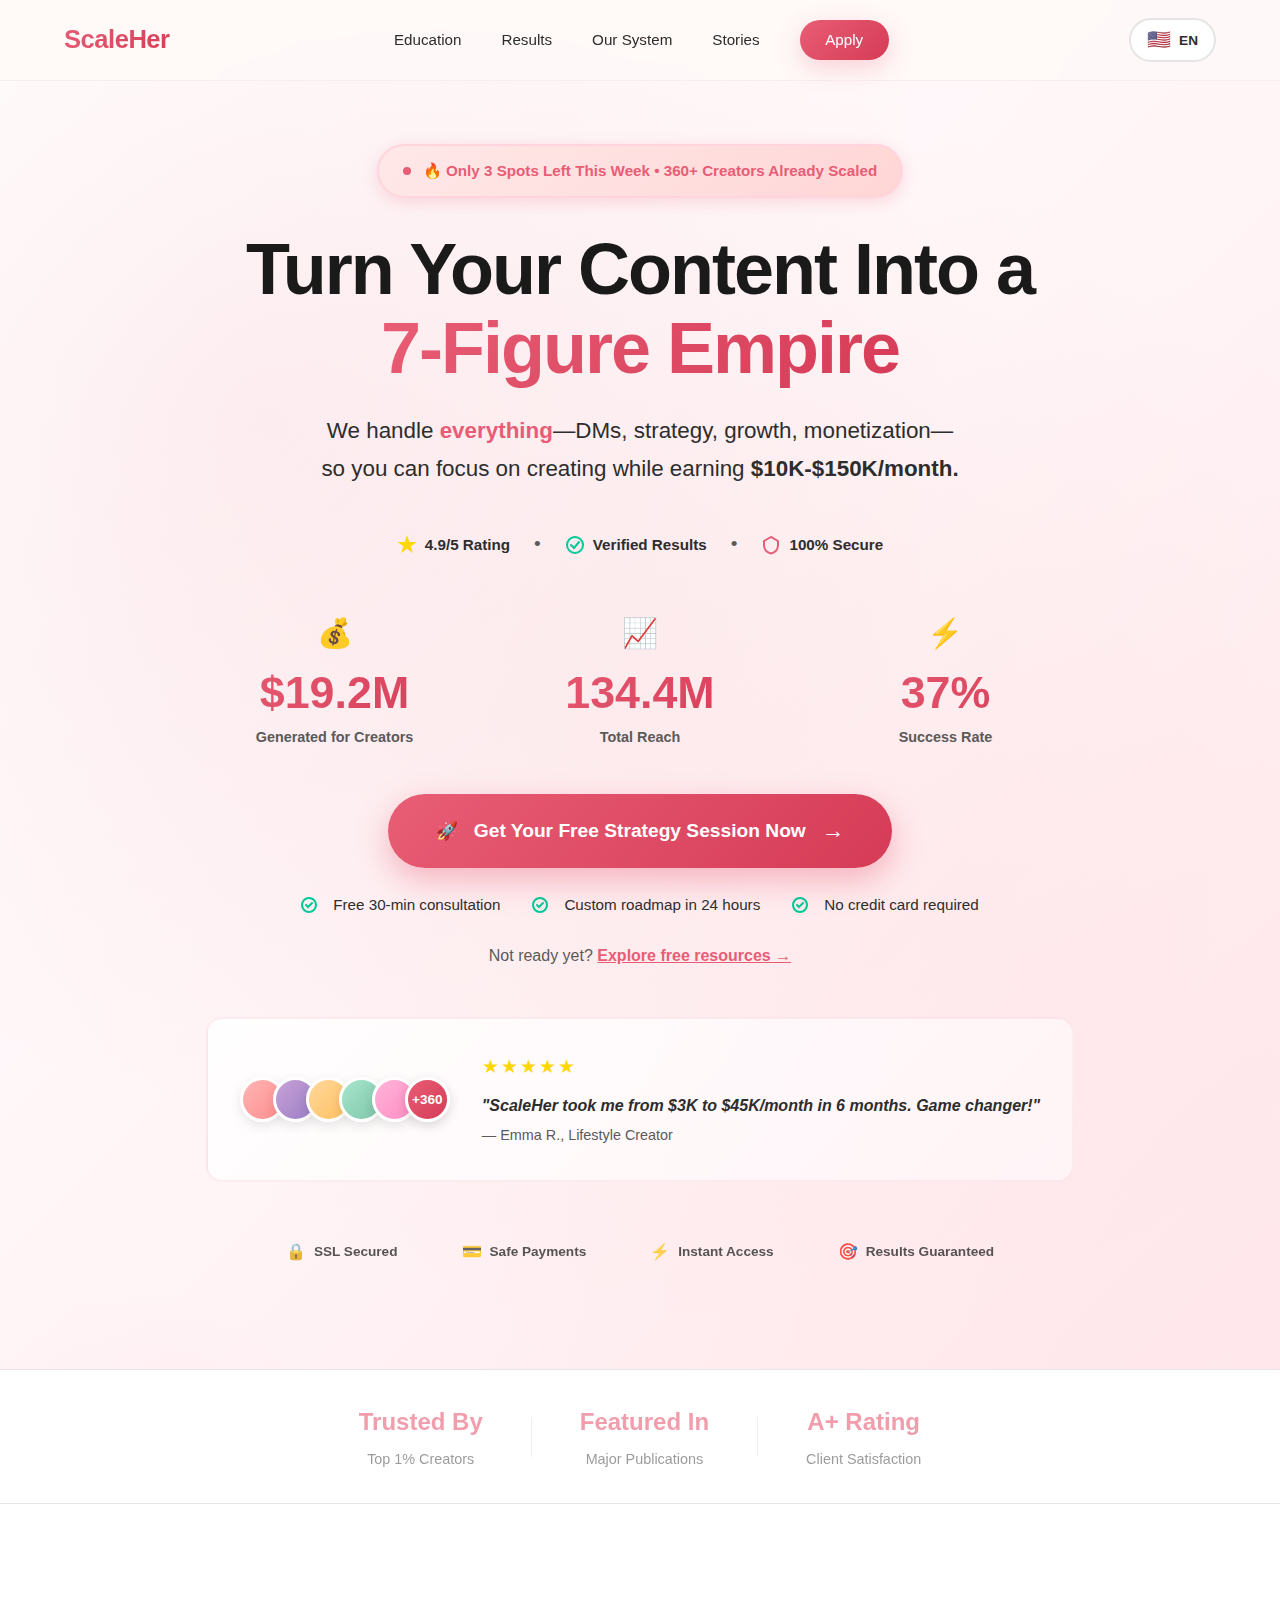
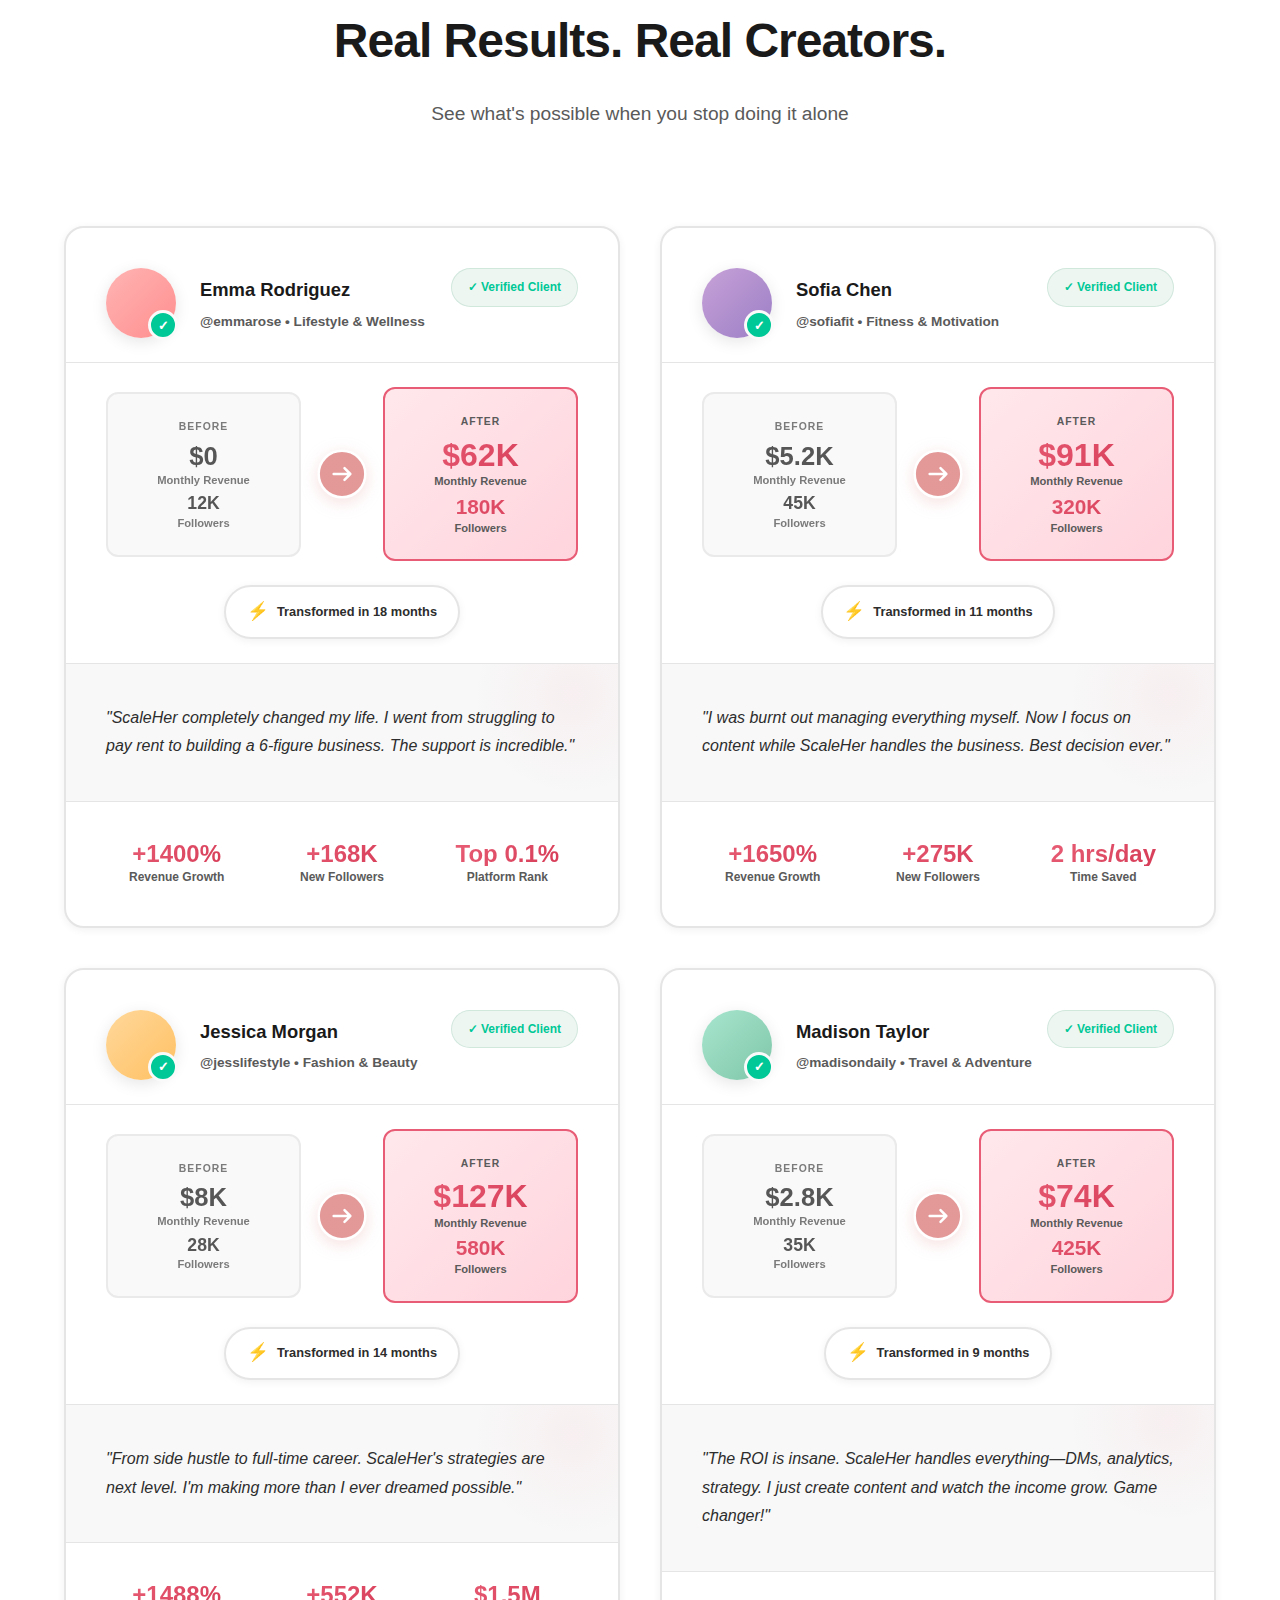
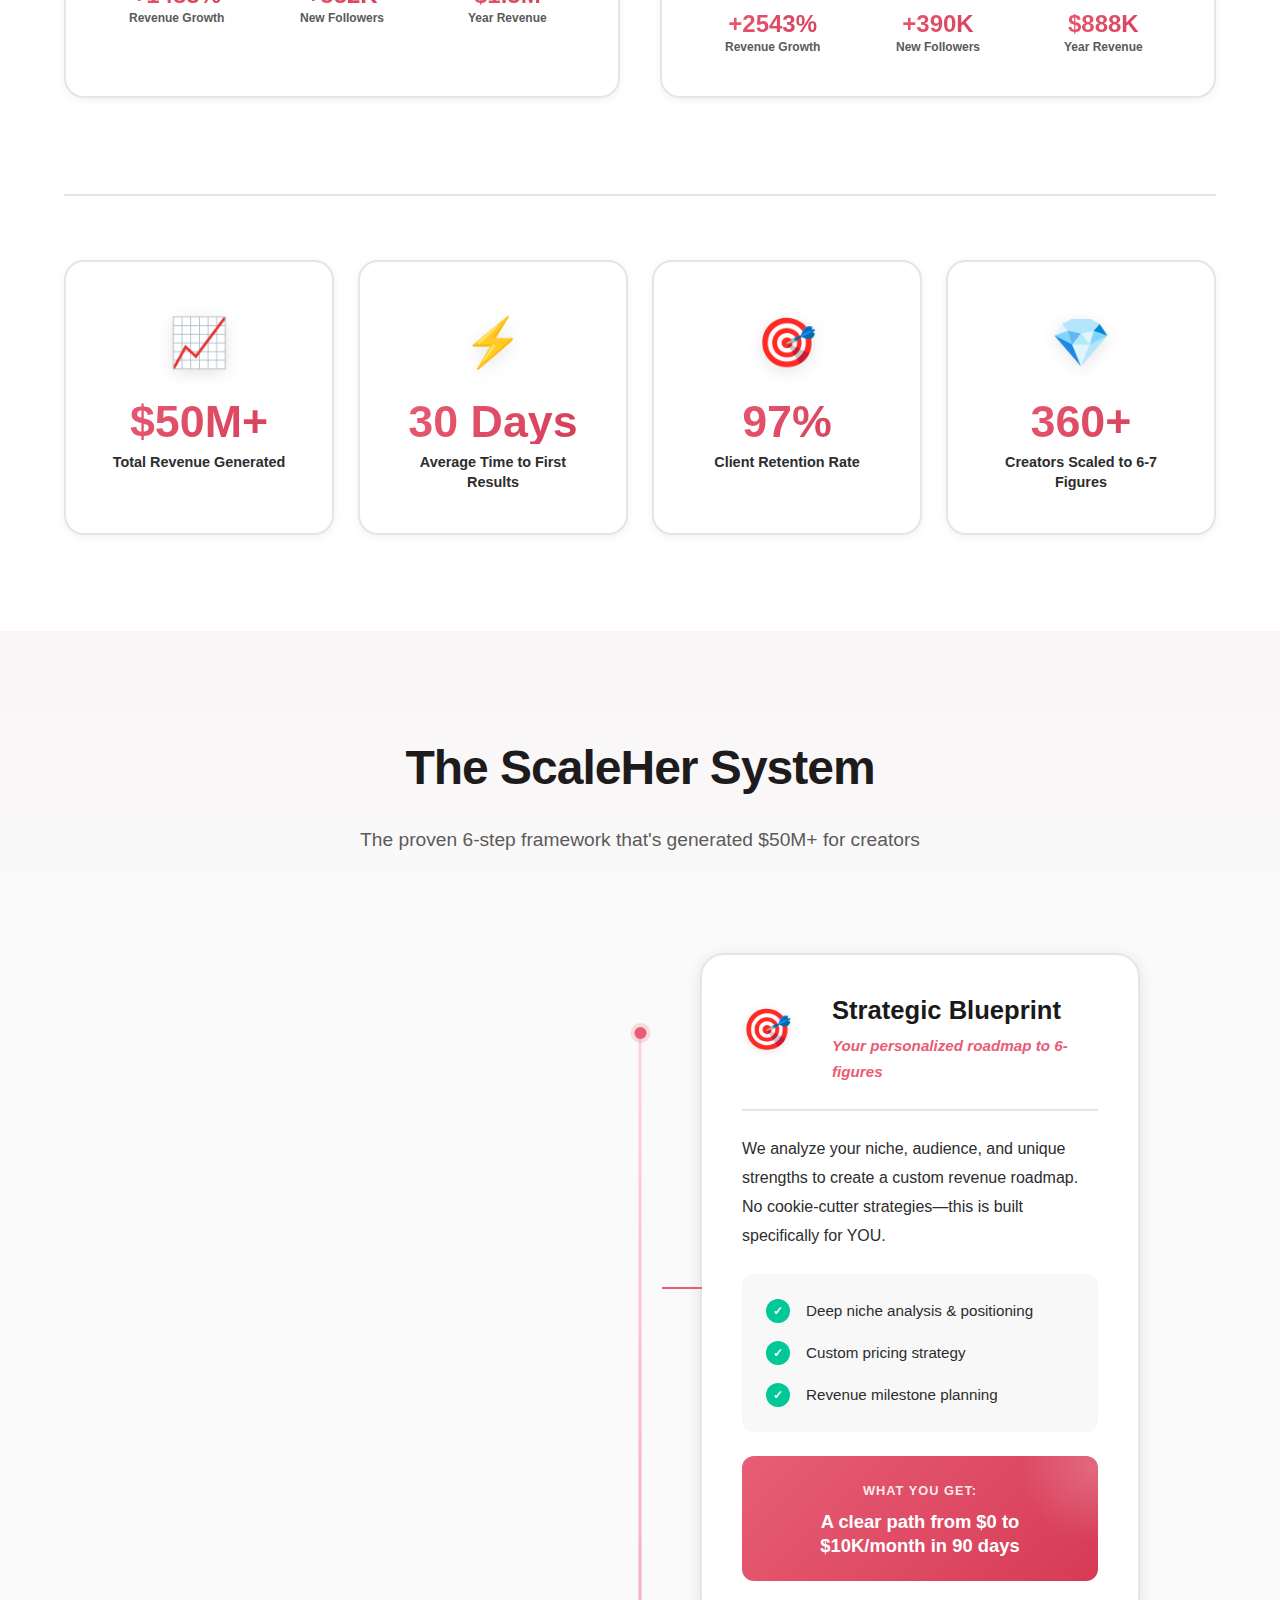
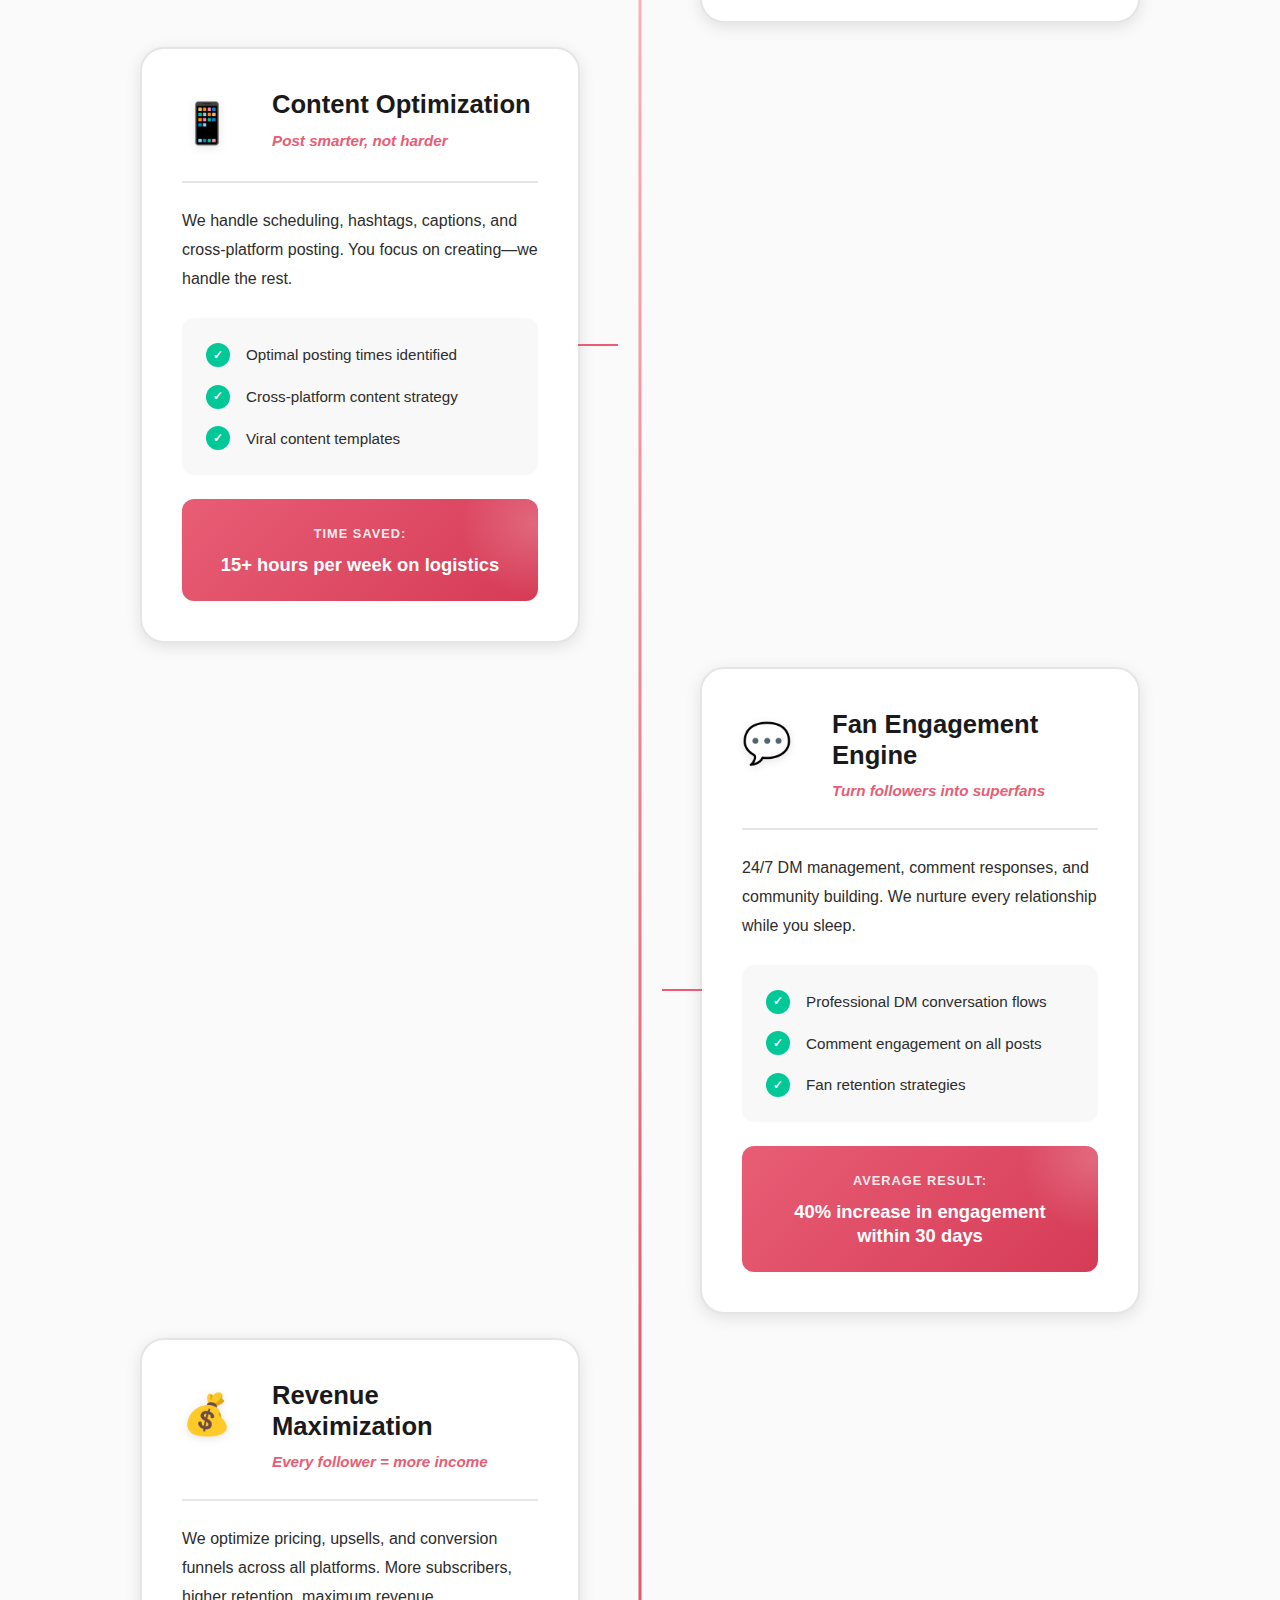
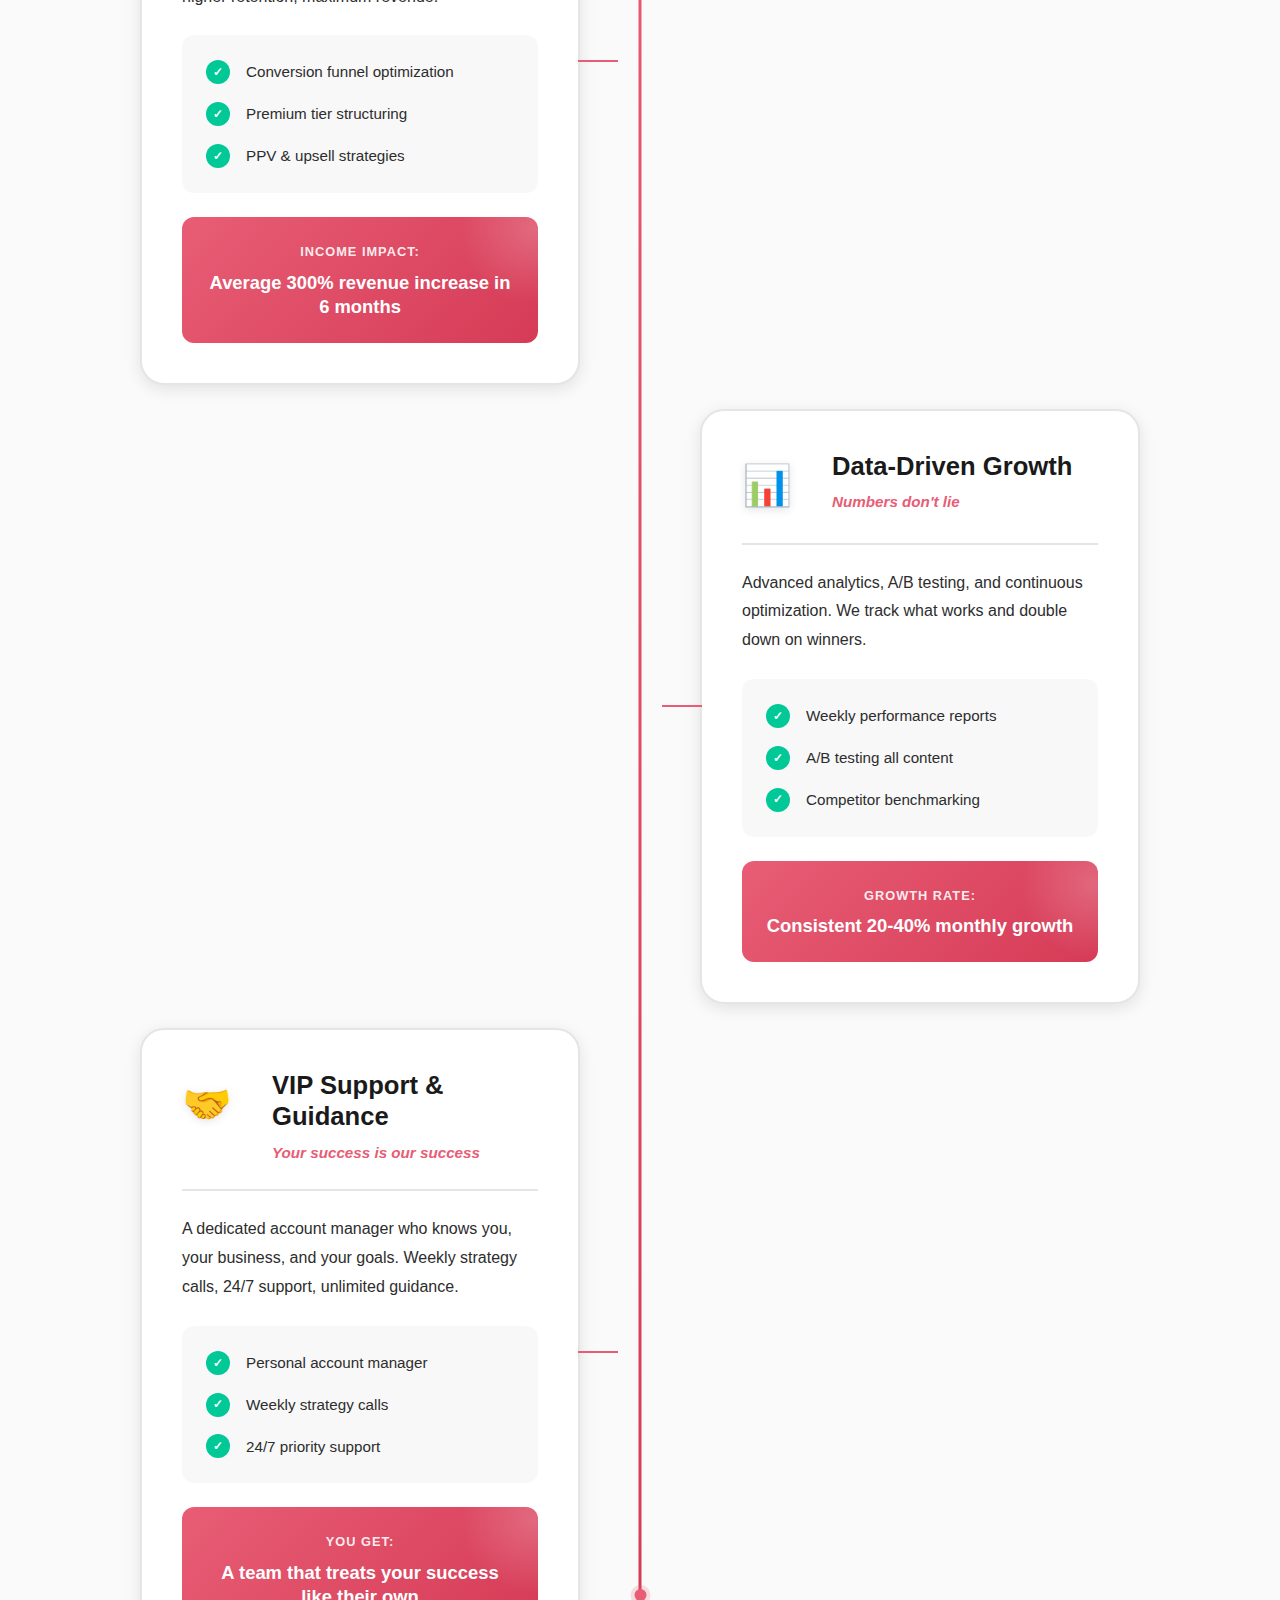
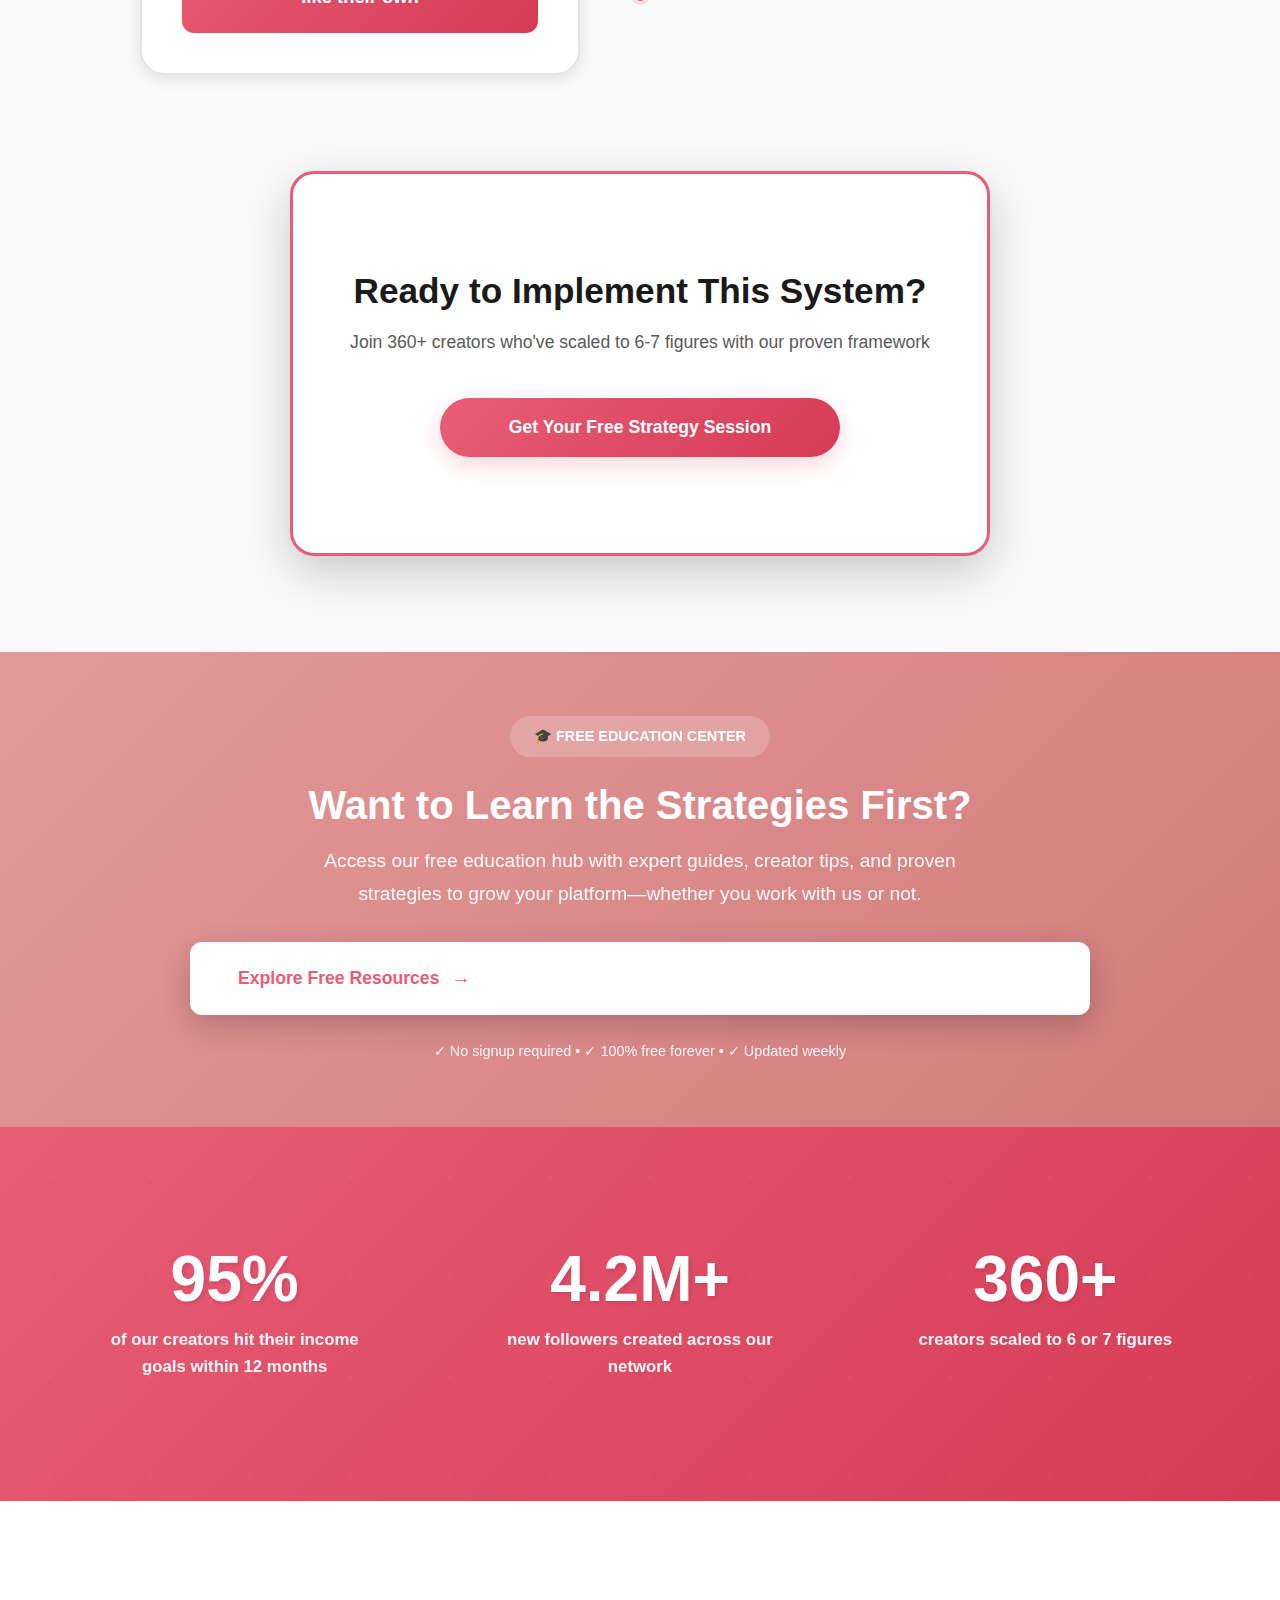
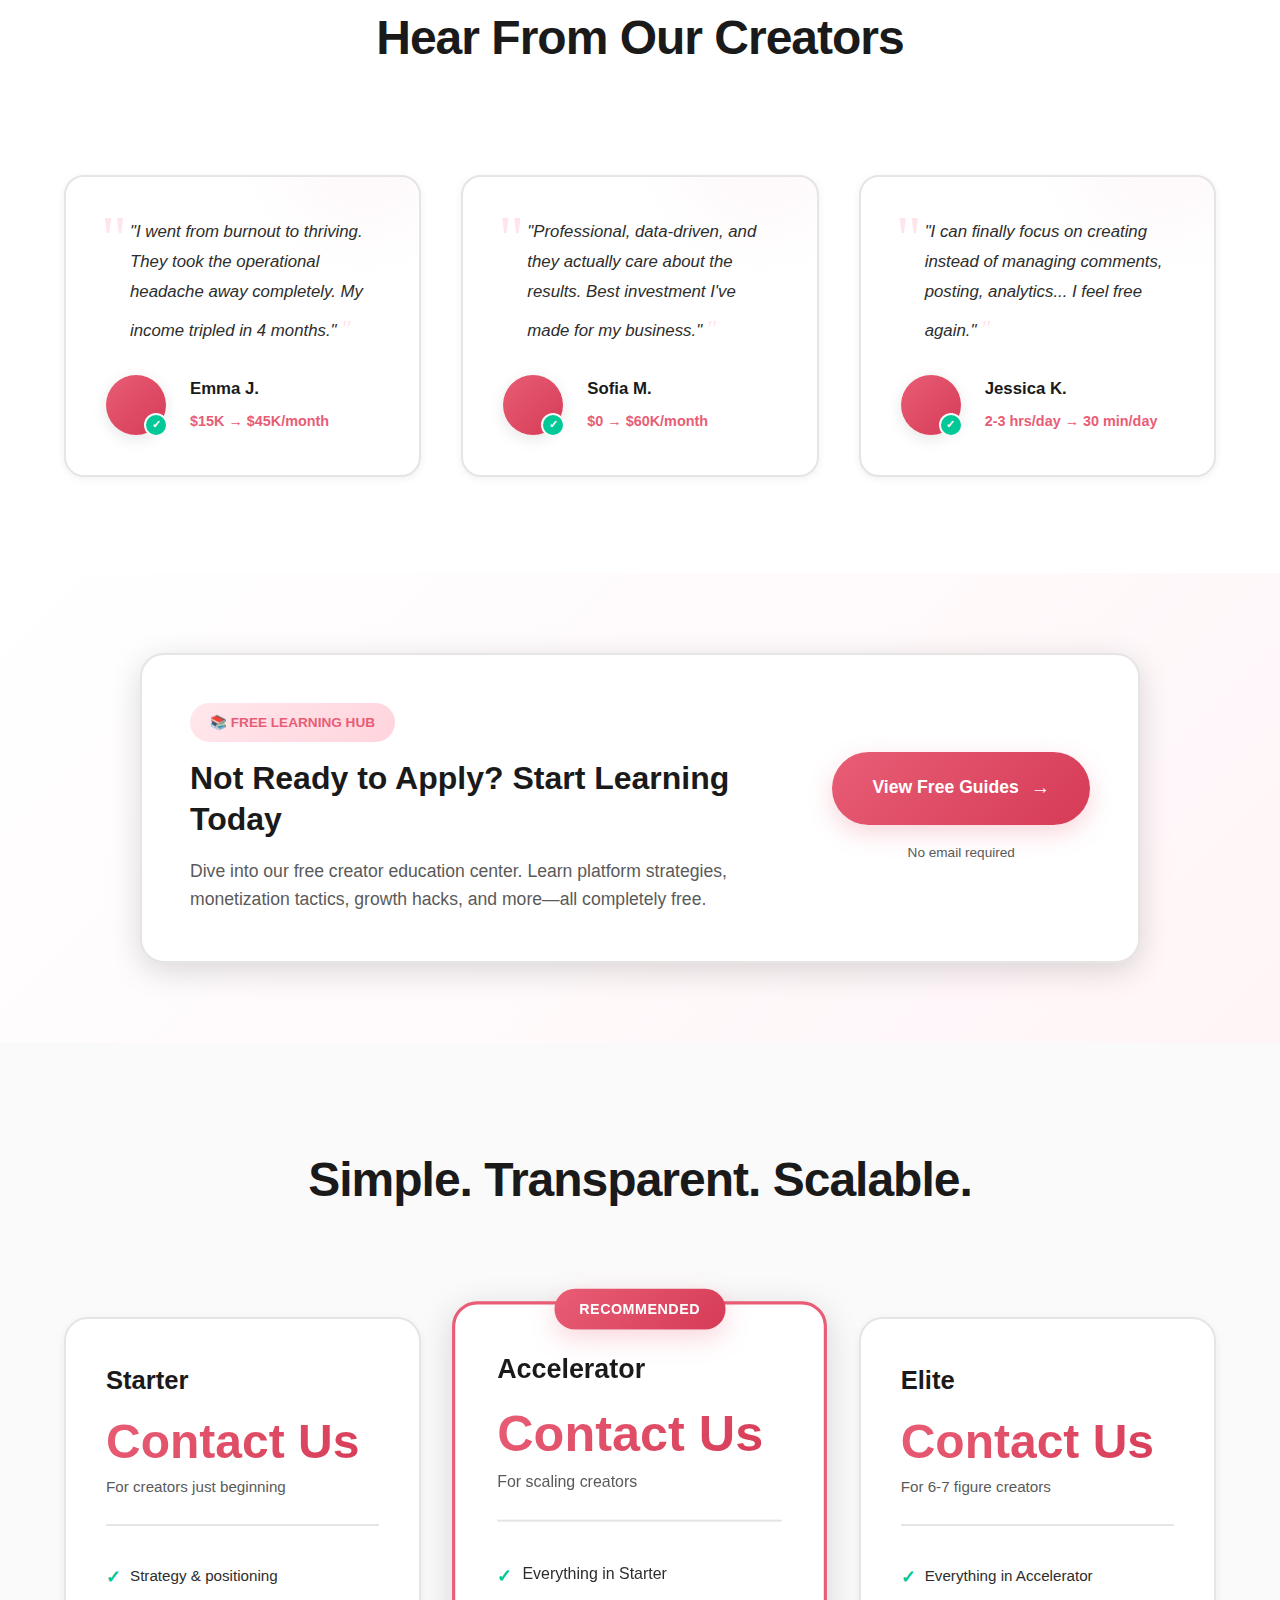
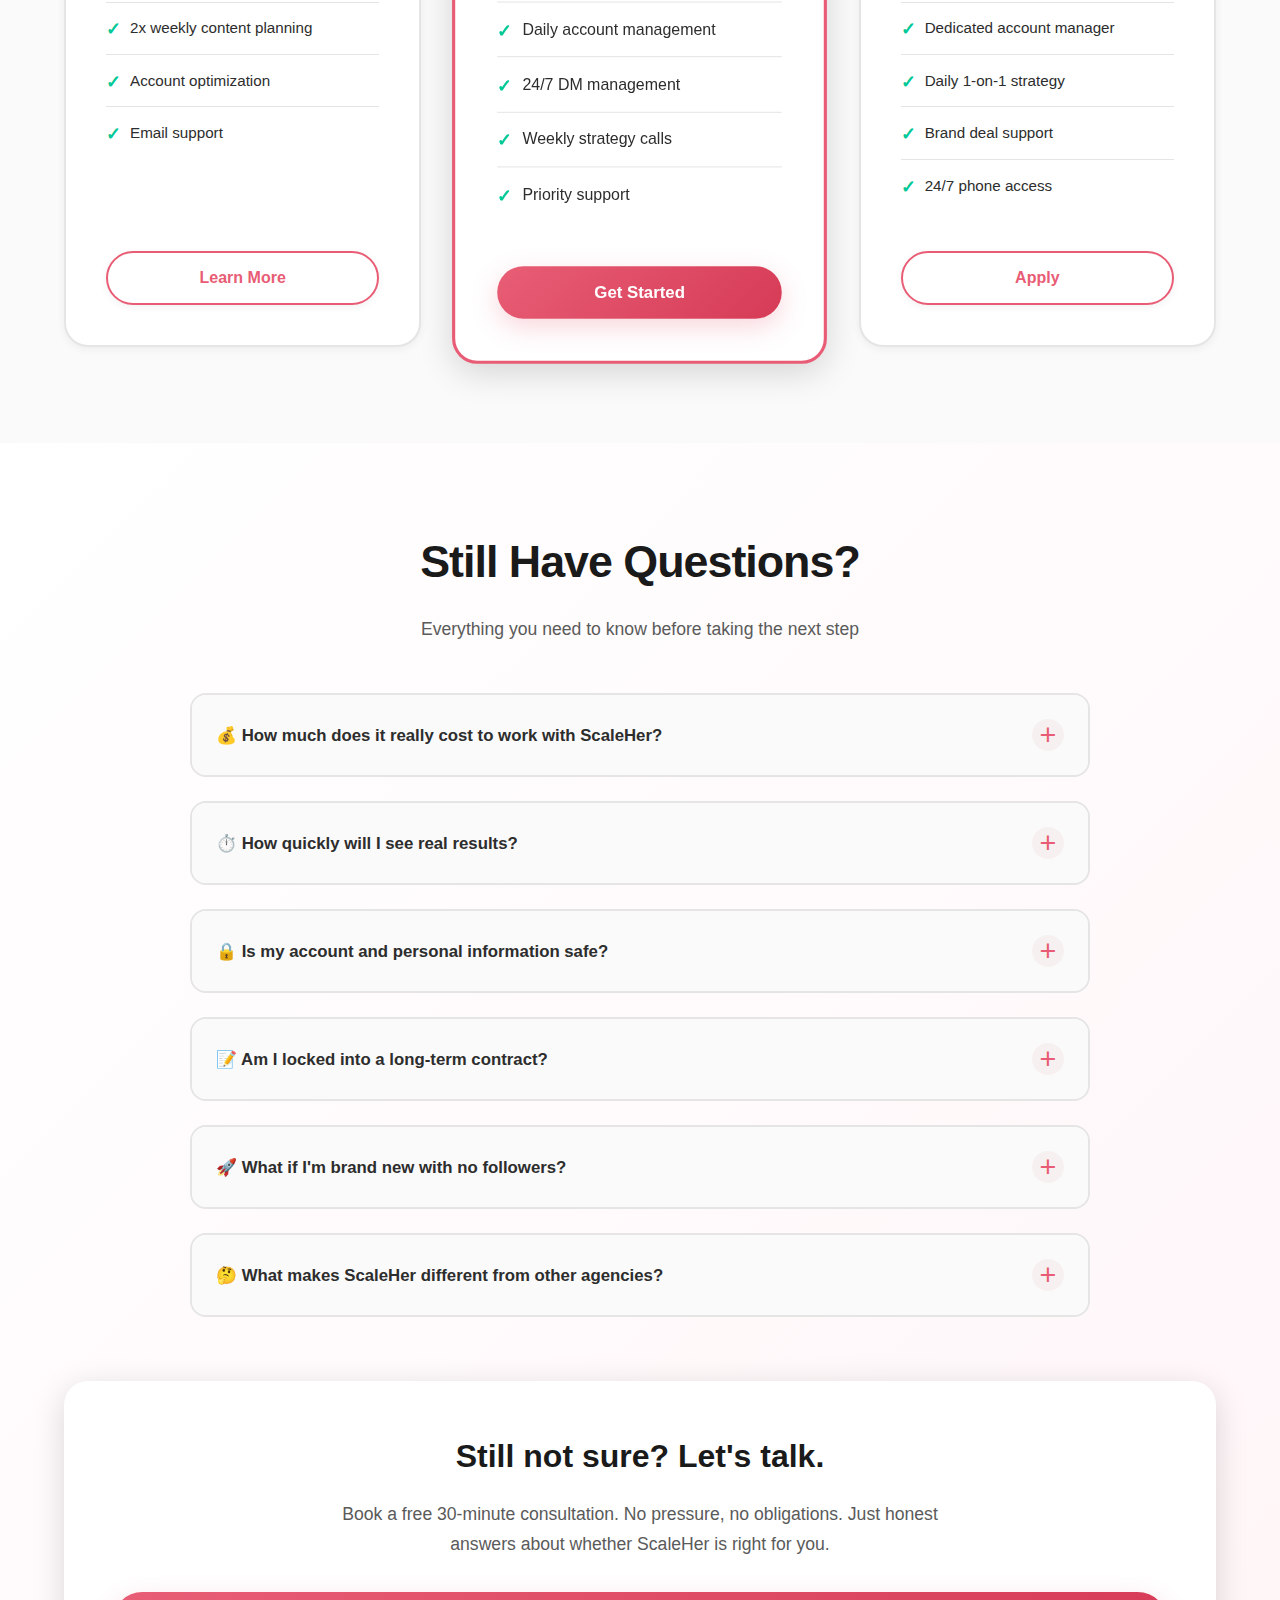
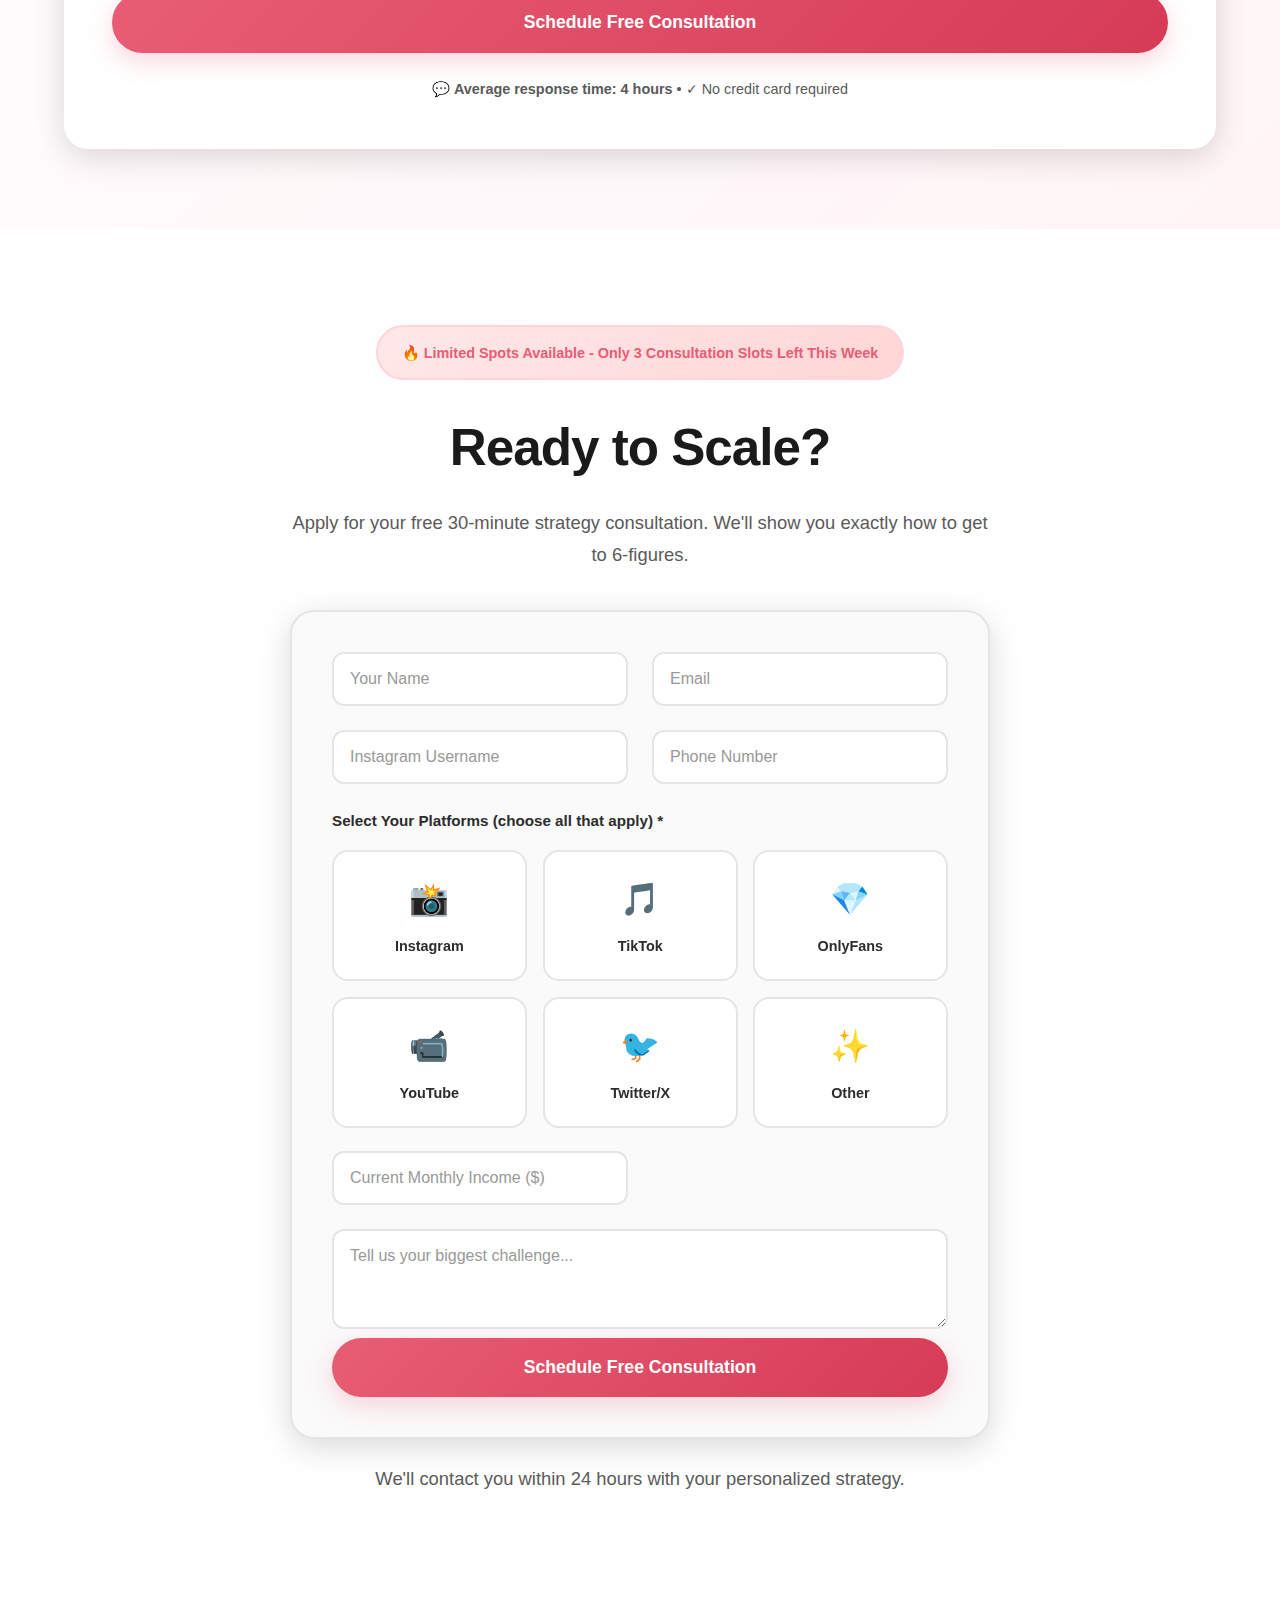
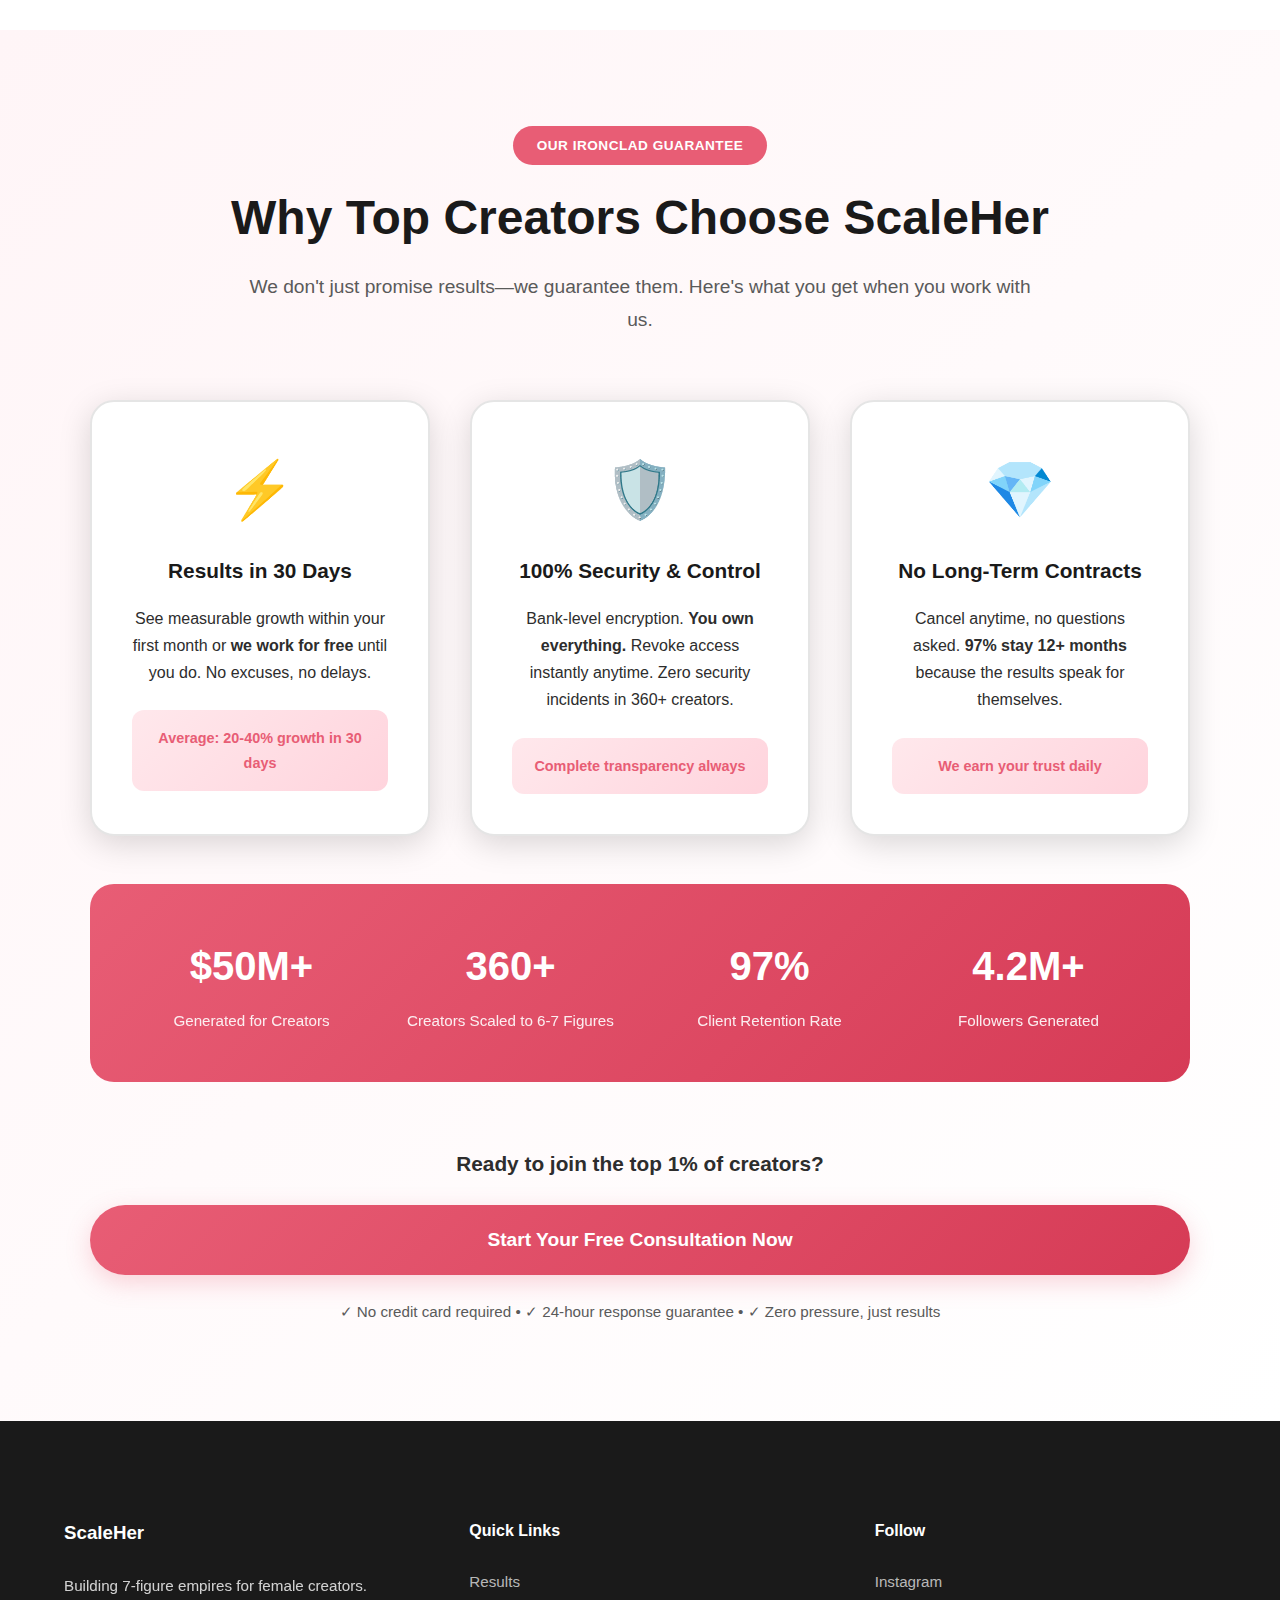
<file: index.html>
<!DOCTYPE html>
<html lang="en">
<head>
    <meta charset="UTF-8">
    <meta name="viewport" content="width=device-width, initial-scale=1.0">
    <title>ScaleHer - Build Your 7-Figure Empire | Female Creator Management</title>
    <meta name="description" content="Transform your content into a 7-figure business. Expert management for female creators. Join 360+ creators earning sustainable 6-7 figure incomes. Free consultation.">

    <!-- SEO Meta Tags -->
    <meta name="keywords" content="female creator management, OnlyFans agency, creator economy, influencer management, content creator business">
    <meta name="author" content="ScaleHer">
    <meta name="robots" content="index, follow">

    <!-- Open Graph / Social Media -->
    <meta property="og:type" content="website">
    <meta property="og:title" content="ScaleHer - Build Your 7-Figure Empire">
    <meta property="og:description" content="Expert management for female creators. Join top earners building sustainable 6-7 figure businesses.">
    <meta property="og:site_name" content="ScaleHer">

    <!-- Twitter Card -->
    <meta name="twitter:card" content="summary_large_image">
    <meta name="twitter:title" content="ScaleHer - Build Your 7-Figure Empire">
    <meta name="twitter:description" content="Expert management for female creators. Transform your content into a thriving business.">

    <!-- Favicon -->
    <link rel="icon" type="image/svg+xml" href="data:image/svg+xml,<svg xmlns='http://www.w3.org/2000/svg' viewBox='0 0 100 100'><text y='.9em' font-size='90'>💎</text></svg>">

    <link rel="stylesheet" href="styles.css">
</head>
<body>
    <!-- Navigation -->
    <nav class="navbar">
        <div class="container">
            <div class="nav-wrapper">
                <div class="logo">ScaleHer</div>
                <ul class="nav-menu">
                    <li><a href="education.html" data-i18n="nav.education">Education</a></li>
                    <li><a href="#results" data-i18n="nav.results">Results</a></li>
                    <li><a href="#how-it-works" data-i18n="nav.system">Our System</a></li>
                    <li><a href="#testimonials" data-i18n="nav.stories">Stories</a></li>
                    <li><a href="#apply" class="nav-cta" data-i18n="nav.apply">Apply</a></li>
                </ul>
                <div class="language-selector">
                    <button class="lang-btn" id="currentLang">
                        <span class="flag">🇺🇸</span>
                        <span class="lang-text">EN</span>
                    </button>
                    <div class="lang-dropdown" id="langDropdown">
                        <div class="lang-option" data-lang="en">
                            <span class="flag">🇺🇸</span>
                            <span>English</span>
                        </div>
                        <div class="lang-option" data-lang="es">
                            <span class="flag">🇪🇸</span>
                            <span>Español</span>
                        </div>
                        <div class="lang-option" data-lang="ar">
                            <span class="flag">🇦🇷</span>
                            <span>Argentino</span>
                        </div>
                        <div class="lang-option" data-lang="pt">
                            <span class="flag">🇧🇷</span>
                            <span>Português</span>
                        </div>
                    </div>
                </div>
                <div class="hamburger">
                    <span></span>
                    <span></span>
                    <span></span>
                </div>
            </div>
        </div>
    </nav>

    <!-- Hero Section -->
    <section class="hero hero-ultimate">
        <!-- Animated Background -->
        <div class="hero-bg-animated"></div>

        <div class="container">
            <div class="hero-content-center">
                <!-- Urgency Badge -->
                <div class="hero-urgency-badge">
                    <span class="pulse-dot"></span>
                    <span>🔥 Only 3 Spots Left This Week • 360+ Creators Already Scaled</span>
                </div>

                <!-- Main Headline -->
                <h1 class="hero-mega-headline">
                    Turn Your Content Into a<br>
                    <span class="highlight gradient-text">7-Figure Empire</span>
                </h1>

                <!-- Subheadline with rotating text -->
                <p class="hero-subheading-large">
                    We handle <strong class="rotating-text">everything</strong>—DMs, strategy, growth, monetization—<br>
                    so you can focus on creating while earning <strong>$10K-$150K/month.</strong>
                </p>

                <!-- Trust Indicators Row -->
                <div class="trust-indicators-row">
                    <div class="trust-item">
                        <svg width="20" height="20" viewBox="0 0 20 20" fill="none">
                            <path d="M10 0L12.2451 6.90983L19.5106 6.90983L13.6327 11.1803L15.8779 18.0902L10 13.8197L4.12215 18.0902L6.36729 11.1803L0.489435 6.90983L7.75486 6.90983L10 0Z" fill="#FFD700"/>
                        </svg>
                        <span>4.9/5 Rating</span>
                    </div>
                    <div class="trust-divider">•</div>
                    <div class="trust-item">
                        <svg width="20" height="20" viewBox="0 0 20 20" fill="none">
                            <path d="M10 18C14.4183 18 18 14.4183 18 10C18 5.58172 14.4183 2 10 2C5.58172 2 2 5.58172 2 10C2 14.4183 5.58172 18 10 18Z" stroke="#00C896" stroke-width="2"/>
                            <path d="M6 10L9 13L14 7" stroke="#00C896" stroke-width="2" stroke-linecap="round"/>
                        </svg>
                        <span>Verified Results</span>
                    </div>
                    <div class="trust-divider">•</div>
                    <div class="trust-item">
                        <svg width="20" height="20" viewBox="0 0 20 20" fill="none">
                            <path d="M10 2L3 6V10C3 14.5 6 17.5 10 18.5C14 17.5 17 14.5 17 10V6L10 2Z" stroke="#E85D75" stroke-width="2"/>
                        </svg>
                        <span>100% Secure</span>
                    </div>
                </div>

                <!-- Stats Grid -->
                <div class="hero-stats-mega">
                    <div class="stat-mega">
                        <div class="stat-icon">💰</div>
                        <div class="stat-value">$50M+</div>
                        <div class="stat-label">Generated for Creators</div>
                    </div>
                    <div class="stat-mega">
                        <div class="stat-icon">📈</div>
                        <div class="stat-value">350M+</div>
                        <div class="stat-label">Total Reach</div>
                    </div>
                    <div class="stat-mega">
                        <div class="stat-icon">⚡</div>
                        <div class="stat-value">97%</div>
                        <div class="stat-label">Success Rate</div>
                    </div>
                </div>

                <!-- CTA Section with Multiple Options -->
                <div class="hero-cta-mega">
                    <button class="btn btn-primary btn-xl btn-hero-mega" onclick="scrollTo('apply')">
                        <span class="btn-icon">🚀</span>
                        Get Your Free Strategy Session Now
                        <span class="btn-arrow">→</span>
                    </button>

                    <div class="cta-benefits">
                        <div class="benefit-item">
                            <svg width="16" height="16" viewBox="0 0 16 16" fill="none">
                                <circle cx="8" cy="8" r="7" stroke="#00C896" stroke-width="2"/>
                                <path d="M5 8L7 10L11 6" stroke="#00C896" stroke-width="2" stroke-linecap="round"/>
                            </svg>
                            <span>Free 30-min consultation</span>
                        </div>
                        <div class="benefit-item">
                            <svg width="16" height="16" viewBox="0 0 16 16" fill="none">
                                <circle cx="8" cy="8" r="7" stroke="#00C896" stroke-width="2"/>
                                <path d="M5 8L7 10L11 6" stroke="#00C896" stroke-width="2" stroke-linecap="round"/>
                            </svg>
                            <span>Custom roadmap in 24 hours</span>
                        </div>
                        <div class="benefit-item">
                            <svg width="16" height="16" viewBox="0 0 16 16" fill="none">
                                <circle cx="8" cy="8" r="7" stroke="#00C896" stroke-width="2"/>
                                <path d="M5 8L7 10L11 6" stroke="#00C896" stroke-width="2" stroke-linecap="round"/>
                            </svg>
                            <span>No credit card required</span>
                        </div>
                    </div>

                    <p class="hero-cta-alternative">
                        Not ready yet? <a href="education.html" style="color: var(--primary); font-weight: 700; text-decoration: underline;">Explore free resources →</a>
                    </p>
                </div>

                <!-- Social Proof Carousel -->
                <div class="social-proof-mega">
                    <div class="proof-avatars-mega">
                        <div class="avatar-circle" style="background: linear-gradient(135deg, #FFB4B4, #FF8E8E);"></div>
                        <div class="avatar-circle" style="background: linear-gradient(135deg, #C8A2D8, #9B7EC5);"></div>
                        <div class="avatar-circle" style="background: linear-gradient(135deg, #FFD89B, #FFC062);"></div>
                        <div class="avatar-circle" style="background: linear-gradient(135deg, #A8E6CF, #7EC5A8);"></div>
                        <div class="avatar-circle" style="background: linear-gradient(135deg, #FFB4D9, #FF8EC4);"></div>
                        <div class="avatar-count-mega">+360</div>
                    </div>
                    <div class="proof-text-mega">
                        <div class="stars-mega">★★★★★</div>
                        <p class="proof-quote rotating-quote">"ScaleHer took me from $3K to $45K/month in 6 months. Game changer!"</p>
                        <p class="proof-author">— Emma R., Lifestyle Creator</p>
                    </div>
                </div>

                <!-- Trust Badges -->
                <div class="trust-badges-footer">
                    <div class="trust-badge">
                        <span class="badge-icon">🔒</span>
                        <span>SSL Secured</span>
                    </div>
                    <div class="trust-badge">
                        <span class="badge-icon">💳</span>
                        <span>Safe Payments</span>
                    </div>
                    <div class="trust-badge">
                        <span class="badge-icon">⚡</span>
                        <span>Instant Access</span>
                    </div>
                    <div class="trust-badge">
                        <span class="badge-icon">🎯</span>
                        <span>Results Guaranteed</span>
                    </div>
                </div>
            </div>
        </div>
    </section>

    <!-- Trust Badges -->
    <section class="trust-badges" style="padding: 2rem 0; background: white; border-top: 1px solid var(--border); border-bottom: 1px solid var(--border);">
        <div class="container">
            <div style="display: flex; justify-content: center; align-items: center; gap: 3rem; flex-wrap: wrap; opacity: 0.6;">
                <div style="text-align: center;">
                    <div style="font-size: 1.5rem; font-weight: 700; color: var(--primary);">Trusted By</div>
                    <div style="font-size: 0.9rem; color: var(--text-light); margin-top: 0.25rem;">Top 1% Creators</div>
                </div>
                <div style="width: 1px; height: 40px; background: var(--border);"></div>
                <div style="text-align: center;">
                    <div style="font-size: 1.5rem; font-weight: 700; color: var(--primary);">Featured In</div>
                    <div style="font-size: 0.9rem; color: var(--text-light); margin-top: 0.25rem;">Major Publications</div>
                </div>
                <div style="width: 1px; height: 40px; background: var(--border);"></div>
                <div style="text-align: center;">
                    <div style="font-size: 1.5rem; font-weight: 700; color: var(--primary);">A+ Rating</div>
                    <div style="font-size: 0.9rem; color: var(--text-light); margin-top: 0.25rem;">Client Satisfaction</div>
                </div>
            </div>
        </div>
    </section>

    <!-- Results Section -->
    <section id="results" class="results">
        <div class="container">
            <div class="section-header">
                <h2>Real Results. Real Creators.</h2>
                <p>See what's possible when you stop doing it alone</p>
            </div>

            <!-- Featured Success Stories -->
            <div class="success-stories-grid">
                <!-- Success Story 1 -->
                <div class="success-story-card">
                    <div class="success-card-header">
                        <div class="creator-profile">
                            <div class="creator-avatar" style="background: linear-gradient(135deg, #FFB4B4, #FF8E8E);"></div>
                            <div class="creator-info">
                                <h4>Emma Rodriguez</h4>
                                <p>@emmarose • Lifestyle & Wellness</p>
                            </div>
                        </div>
                        <div class="verified-badge">✓ Verified Client</div>
                    </div>

                    <div class="transformation-visual">
                        <div class="before-after-container">
                            <div class="before-section">
                                <span class="label">BEFORE</span>
                                <div class="stat-display">
                                    <div class="stat-number">$0</div>
                                    <div class="stat-label">Monthly Revenue</div>
                                </div>
                                <div class="stat-display small">
                                    <div class="stat-number">12K</div>
                                    <div class="stat-label">Followers</div>
                                </div>
                            </div>

                            <div class="arrow-divider">
                                <svg width="60" height="60" viewBox="0 0 60 60" fill="none">
                                    <circle cx="30" cy="30" r="28" fill="url(#gradient1)" stroke="white" stroke-width="3"/>
                                    <path d="M20 30H40M40 30L33 23M40 30L33 37" stroke="white" stroke-width="3" stroke-linecap="round" stroke-linejoin="round"/>
                                    <defs>
                                        <linearGradient id="gradient1" x1="0" y1="0" x2="60" y2="60">
                                            <stop offset="0%" stop-color="#E49999"/>
                                            <stop offset="100%" stop-color="#D17C7C"/>
                                        </linearGradient>
                                    </defs>
                                </svg>
                            </div>

                            <div class="after-section">
                                <span class="label">AFTER</span>
                                <div class="stat-display highlight">
                                    <div class="stat-number">$62K</div>
                                    <div class="stat-label">Monthly Revenue</div>
                                </div>
                                <div class="stat-display small highlight">
                                    <div class="stat-number">180K</div>
                                    <div class="stat-label">Followers</div>
                                </div>
                            </div>
                        </div>

                        <div class="timeline-badge-container">
                            <div class="timeline-badge">
                                <span class="timeline-icon">⚡</span>
                                <span>Transformed in 18 months</span>
                            </div>
                        </div>
                    </div>

                    <div class="testimonial-snippet">
                        <p>"ScaleHer completely changed my life. I went from struggling to pay rent to building a 6-figure business. The support is incredible."</p>
                    </div>

                    <div class="result-metrics">
                        <div class="metric-item">
                            <span class="metric-value">+1400%</span>
                            <span class="metric-label">Revenue Growth</span>
                        </div>
                        <div class="metric-item">
                            <span class="metric-value">+168K</span>
                            <span class="metric-label">New Followers</span>
                        </div>
                        <div class="metric-item">
                            <span class="metric-value">Top 0.1%</span>
                            <span class="metric-label">Platform Rank</span>
                        </div>
                    </div>
                </div>

                <!-- Success Story 2 -->
                <div class="success-story-card">
                    <div class="success-card-header">
                        <div class="creator-profile">
                            <div class="creator-avatar" style="background: linear-gradient(135deg, #C8A2D8, #9B7EC5);"></div>
                            <div class="creator-info">
                                <h4>Sofia Chen</h4>
                                <p>@sofiafit • Fitness & Motivation</p>
                            </div>
                        </div>
                        <div class="verified-badge">✓ Verified Client</div>
                    </div>

                    <div class="transformation-visual">
                        <div class="before-after-container">
                            <div class="before-section">
                                <span class="label">BEFORE</span>
                                <div class="stat-display">
                                    <div class="stat-number">$5.2K</div>
                                    <div class="stat-label">Monthly Revenue</div>
                                </div>
                                <div class="stat-display small">
                                    <div class="stat-number">45K</div>
                                    <div class="stat-label">Followers</div>
                                </div>
                            </div>

                            <div class="arrow-divider">
                                <svg width="60" height="60" viewBox="0 0 60 60" fill="none">
                                    <circle cx="30" cy="30" r="28" fill="url(#gradient2)" stroke="white" stroke-width="3"/>
                                    <path d="M20 30H40M40 30L33 23M40 30L33 37" stroke="white" stroke-width="3" stroke-linecap="round" stroke-linejoin="round"/>
                                    <defs>
                                        <linearGradient id="gradient2" x1="0" y1="0" x2="60" y2="60">
                                            <stop offset="0%" stop-color="#E49999"/>
                                            <stop offset="100%" stop-color="#D17C7C"/>
                                        </linearGradient>
                                    </defs>
                                </svg>
                            </div>

                            <div class="after-section">
                                <span class="label">AFTER</span>
                                <div class="stat-display highlight">
                                    <div class="stat-number">$91K</div>
                                    <div class="stat-label">Monthly Revenue</div>
                                </div>
                                <div class="stat-display small highlight">
                                    <div class="stat-number">320K</div>
                                    <div class="stat-label">Followers</div>
                                </div>
                            </div>
                        </div>

                        <div class="timeline-badge-container">
                            <div class="timeline-badge">
                                <span class="timeline-icon">⚡</span>
                                <span>Transformed in 11 months</span>
                            </div>
                        </div>
                    </div>

                    <div class="testimonial-snippet">
                        <p>"I was burnt out managing everything myself. Now I focus on content while ScaleHer handles the business. Best decision ever."</p>
                    </div>

                    <div class="result-metrics">
                        <div class="metric-item">
                            <span class="metric-value">+1650%</span>
                            <span class="metric-label">Revenue Growth</span>
                        </div>
                        <div class="metric-item">
                            <span class="metric-value">+275K</span>
                            <span class="metric-label">New Followers</span>
                        </div>
                        <div class="metric-item">
                            <span class="metric-value">2 hrs/day</span>
                            <span class="metric-label">Time Saved</span>
                        </div>
                    </div>
                </div>

                <!-- Success Story 3 -->
                <div class="success-story-card">
                    <div class="success-card-header">
                        <div class="creator-profile">
                            <div class="creator-avatar" style="background: linear-gradient(135deg, #FFD89B, #FFC062);"></div>
                            <div class="creator-info">
                                <h4>Jessica Morgan</h4>
                                <p>@jesslifestyle • Fashion & Beauty</p>
                            </div>
                        </div>
                        <div class="verified-badge">✓ Verified Client</div>
                    </div>

                    <div class="transformation-visual">
                        <div class="before-after-container">
                            <div class="before-section">
                                <span class="label">BEFORE</span>
                                <div class="stat-display">
                                    <div class="stat-number">$8K</div>
                                    <div class="stat-label">Monthly Revenue</div>
                                </div>
                                <div class="stat-display small">
                                    <div class="stat-number">28K</div>
                                    <div class="stat-label">Followers</div>
                                </div>
                            </div>

                            <div class="arrow-divider">
                                <svg width="60" height="60" viewBox="0 0 60 60" fill="none">
                                    <circle cx="30" cy="30" r="28" fill="url(#gradient3)" stroke="white" stroke-width="3"/>
                                    <path d="M20 30H40M40 30L33 23M40 30L33 37" stroke="white" stroke-width="3" stroke-linecap="round" stroke-linejoin="round"/>
                                    <defs>
                                        <linearGradient id="gradient3" x1="0" y1="0" x2="60" y2="60">
                                            <stop offset="0%" stop-color="#E49999"/>
                                            <stop offset="100%" stop-color="#D17C7C"/>
                                        </linearGradient>
                                    </defs>
                                </svg>
                            </div>

                            <div class="after-section">
                                <span class="label">AFTER</span>
                                <div class="stat-display highlight">
                                    <div class="stat-number">$127K</div>
                                    <div class="stat-label">Monthly Revenue</div>
                                </div>
                                <div class="stat-display small highlight">
                                    <div class="stat-number">580K</div>
                                    <div class="stat-label">Followers</div>
                                </div>
                            </div>
                        </div>

                        <div class="timeline-badge-container">
                            <div class="timeline-badge">
                                <span class="timeline-icon">⚡</span>
                                <span>Transformed in 14 months</span>
                            </div>
                        </div>
                    </div>

                    <div class="testimonial-snippet">
                        <p>"From side hustle to full-time career. ScaleHer's strategies are next level. I'm making more than I ever dreamed possible."</p>
                    </div>

                    <div class="result-metrics">
                        <div class="metric-item">
                            <span class="metric-value">+1488%</span>
                            <span class="metric-label">Revenue Growth</span>
                        </div>
                        <div class="metric-item">
                            <span class="metric-value">+552K</span>
                            <span class="metric-label">New Followers</span>
                        </div>
                        <div class="metric-item">
                            <span class="metric-value">$1.5M</span>
                            <span class="metric-label">Year Revenue</span>
                        </div>
                    </div>
                </div>

                <!-- Success Story 4 -->
                <div class="success-story-card">
                    <div class="success-card-header">
                        <div class="creator-profile">
                            <div class="creator-avatar" style="background: linear-gradient(135deg, #A8E6CF, #7EC5A8);"></div>
                            <div class="creator-info">
                                <h4>Madison Taylor</h4>
                                <p>@madisondaily • Travel & Adventure</p>
                            </div>
                        </div>
                        <div class="verified-badge">✓ Verified Client</div>
                    </div>

                    <div class="transformation-visual">
                        <div class="before-after-container">
                            <div class="before-section">
                                <span class="label">BEFORE</span>
                                <div class="stat-display">
                                    <div class="stat-number">$2.8K</div>
                                    <div class="stat-label">Monthly Revenue</div>
                                </div>
                                <div class="stat-display small">
                                    <div class="stat-number">35K</div>
                                    <div class="stat-label">Followers</div>
                                </div>
                            </div>

                            <div class="arrow-divider">
                                <svg width="60" height="60" viewBox="0 0 60 60" fill="none">
                                    <circle cx="30" cy="30" r="28" fill="url(#gradient4)" stroke="white" stroke-width="3"/>
                                    <path d="M20 30H40M40 30L33 23M40 30L33 37" stroke="white" stroke-width="3" stroke-linecap="round" stroke-linejoin="round"/>
                                    <defs>
                                        <linearGradient id="gradient4" x1="0" y1="0" x2="60" y2="60">
                                            <stop offset="0%" stop-color="#E49999"/>
                                            <stop offset="100%" stop-color="#D17C7C"/>
                                        </linearGradient>
                                    </defs>
                                </svg>
                            </div>

                            <div class="after-section">
                                <span class="label">AFTER</span>
                                <div class="stat-display highlight">
                                    <div class="stat-number">$74K</div>
                                    <div class="stat-label">Monthly Revenue</div>
                                </div>
                                <div class="stat-display small highlight">
                                    <div class="stat-number">425K</div>
                                    <div class="stat-label">Followers</div>
                                </div>
                            </div>
                        </div>

                        <div class="timeline-badge-container">
                            <div class="timeline-badge">
                                <span class="timeline-icon">⚡</span>
                                <span>Transformed in 9 months</span>
                            </div>
                        </div>
                    </div>

                    <div class="testimonial-snippet">
                        <p>"The ROI is insane. ScaleHer handles everything—DMs, analytics, strategy. I just create content and watch the income grow. Game changer!"</p>
                    </div>

                    <div class="result-metrics">
                        <div class="metric-item">
                            <span class="metric-value">+2543%</span>
                            <span class="metric-label">Revenue Growth</span>
                        </div>
                        <div class="metric-item">
                            <span class="metric-value">+390K</span>
                            <span class="metric-label">New Followers</span>
                        </div>
                        <div class="metric-item">
                            <span class="metric-value">$888K</span>
                            <span class="metric-label">Year Revenue</span>
                        </div>
                    </div>
                </div>
            </div>

            <!-- Quick Stats Grid -->
            <div class="quick-results-grid">
                <div class="quick-result-card">
                    <div class="quick-result-icon">📈</div>
                    <div class="quick-result-stat">$50M+</div>
                    <div class="quick-result-label">Total Revenue Generated</div>
                </div>
                <div class="quick-result-card">
                    <div class="quick-result-icon">⚡</div>
                    <div class="quick-result-stat">30 Days</div>
                    <div class="quick-result-label">Average Time to First Results</div>
                </div>
                <div class="quick-result-card">
                    <div class="quick-result-icon">🎯</div>
                    <div class="quick-result-stat">97%</div>
                    <div class="quick-result-label">Client Retention Rate</div>
                </div>
                <div class="quick-result-card">
                    <div class="quick-result-icon">💎</div>
                    <div class="quick-result-stat">360+</div>
                    <div class="quick-result-label">Creators Scaled to 6-7 Figures</div>
                </div>
            </div>
        </div>
    </section>

    <!-- How It Works -->
    <section id="how-it-works" class="how-it-works">
        <div class="container">
            <div class="section-header">
                <h2>The ScaleHer System</h2>
                <p>The proven 6-step framework that's generated $50M+ for creators</p>
            </div>

            <!-- Process Timeline -->
            <div class="process-timeline">
                <div class="timeline-line"></div>

                <!-- Step 1 -->
                <div class="system-step" data-step="1">
                    <div class="step-card">
                        <div class="step-header">
                            <div class="step-icon">🎯</div>
                            <div class="step-title-area">
                                <h3>Strategic Blueprint</h3>
                                <p class="step-tagline">Your personalized roadmap to 6-figures</p>
                            </div>
                        </div>

                        <div class="step-content">
                            <div class="step-description">
                                <p>We analyze your niche, audience, and unique strengths to create a custom revenue roadmap. No cookie-cutter strategies—this is built specifically for YOU.</p>
                            </div>

                            <div class="step-benefits">
                                <div class="benefit-item">
                                    <span class="benefit-icon">✓</span>
                                    <span>Deep niche analysis & positioning</span>
                                </div>
                                <div class="benefit-item">
                                    <span class="benefit-icon">✓</span>
                                    <span>Custom pricing strategy</span>
                                </div>
                                <div class="benefit-item">
                                    <span class="benefit-icon">✓</span>
                                    <span>Revenue milestone planning</span>
                                </div>
                            </div>

                            <div class="step-outcome">
                                <div class="outcome-label">What You Get:</div>
                                <div class="outcome-value">A clear path from $0 to $10K/month in 90 days</div>
                            </div>
                        </div>
                    </div>
                </div>

                <!-- Step 2 -->
                <div class="system-step" data-step="2">
                    <div class="step-card">
                        <div class="step-header">
                            <div class="step-icon">📱</div>
                            <div class="step-title-area">
                                <h3>Content Optimization</h3>
                                <p class="step-tagline">Post smarter, not harder</p>
                            </div>
                        </div>

                        <div class="step-content">
                            <div class="step-description">
                                <p>We handle scheduling, hashtags, captions, and cross-platform posting. You focus on creating—we handle the rest.</p>
                            </div>

                            <div class="step-benefits">
                                <div class="benefit-item">
                                    <span class="benefit-icon">✓</span>
                                    <span>Optimal posting times identified</span>
                                </div>
                                <div class="benefit-item">
                                    <span class="benefit-icon">✓</span>
                                    <span>Cross-platform content strategy</span>
                                </div>
                                <div class="benefit-item">
                                    <span class="benefit-icon">✓</span>
                                    <span>Viral content templates</span>
                                </div>
                            </div>

                            <div class="step-outcome">
                                <div class="outcome-label">Time Saved:</div>
                                <div class="outcome-value">15+ hours per week on logistics</div>
                            </div>
                        </div>
                    </div>
                </div>

                <!-- Step 3 -->
                <div class="system-step" data-step="3">
                    <div class="step-card">
                        <div class="step-header">
                            <div class="step-icon">💬</div>
                            <div class="step-title-area">
                                <h3>Fan Engagement Engine</h3>
                                <p class="step-tagline">Turn followers into superfans</p>
                            </div>
                        </div>

                        <div class="step-content">
                            <div class="step-description">
                                <p>24/7 DM management, comment responses, and community building. We nurture every relationship while you sleep.</p>
                            </div>

                            <div class="step-benefits">
                                <div class="benefit-item">
                                    <span class="benefit-icon">✓</span>
                                    <span>Professional DM conversation flows</span>
                                </div>
                                <div class="benefit-item">
                                    <span class="benefit-icon">✓</span>
                                    <span>Comment engagement on all posts</span>
                                </div>
                                <div class="benefit-item">
                                    <span class="benefit-icon">✓</span>
                                    <span>Fan retention strategies</span>
                                </div>
                            </div>

                            <div class="step-outcome">
                                <div class="outcome-label">Average Result:</div>
                                <div class="outcome-value">40% increase in engagement within 30 days</div>
                            </div>
                        </div>
                    </div>
                </div>

                <!-- Step 4 -->
                <div class="system-step" data-step="4">
                    <div class="step-card">
                        <div class="step-header">
                            <div class="step-icon">💰</div>
                            <div class="step-title-area">
                                <h3>Revenue Maximization</h3>
                                <p class="step-tagline">Every follower = more income</p>
                            </div>
                        </div>

                        <div class="step-content">
                            <div class="step-description">
                                <p>We optimize pricing, upsells, and conversion funnels across all platforms. More subscribers, higher retention, maximum revenue.</p>
                            </div>

                            <div class="step-benefits">
                                <div class="benefit-item">
                                    <span class="benefit-icon">✓</span>
                                    <span>Conversion funnel optimization</span>
                                </div>
                                <div class="benefit-item">
                                    <span class="benefit-icon">✓</span>
                                    <span>Premium tier structuring</span>
                                </div>
                                <div class="benefit-item">
                                    <span class="benefit-icon">✓</span>
                                    <span>PPV & upsell strategies</span>
                                </div>
                            </div>

                            <div class="step-outcome">
                                <div class="outcome-label">Income Impact:</div>
                                <div class="outcome-value">Average 300% revenue increase in 6 months</div>
                            </div>
                        </div>
                    </div>
                </div>

                <!-- Step 5 -->
                <div class="system-step" data-step="5">
                    <div class="step-card">
                        <div class="step-header">
                            <div class="step-icon">📊</div>
                            <div class="step-title-area">
                                <h3>Data-Driven Growth</h3>
                                <p class="step-tagline">Numbers don't lie</p>
                            </div>
                        </div>

                        <div class="step-content">
                            <div class="step-description">
                                <p>Advanced analytics, A/B testing, and continuous optimization. We track what works and double down on winners.</p>
                            </div>

                            <div class="step-benefits">
                                <div class="benefit-item">
                                    <span class="benefit-icon">✓</span>
                                    <span>Weekly performance reports</span>
                                </div>
                                <div class="benefit-item">
                                    <span class="benefit-icon">✓</span>
                                    <span>A/B testing all content</span>
                                </div>
                                <div class="benefit-item">
                                    <span class="benefit-icon">✓</span>
                                    <span>Competitor benchmarking</span>
                                </div>
                            </div>

                            <div class="step-outcome">
                                <div class="outcome-label">Growth Rate:</div>
                                <div class="outcome-value">Consistent 20-40% monthly growth</div>
                            </div>
                        </div>
                    </div>
                </div>

                <!-- Step 6 -->
                <div class="system-step" data-step="6">
                    <div class="step-card">
                        <div class="step-header">
                            <div class="step-icon">🤝</div>
                            <div class="step-title-area">
                                <h3>VIP Support & Guidance</h3>
                                <p class="step-tagline">Your success is our success</p>
                            </div>
                        </div>

                        <div class="step-content">
                            <div class="step-description">
                                <p>A dedicated account manager who knows you, your business, and your goals. Weekly strategy calls, 24/7 support, unlimited guidance.</p>
                            </div>

                            <div class="step-benefits">
                                <div class="benefit-item">
                                    <span class="benefit-icon">✓</span>
                                    <span>Personal account manager</span>
                                </div>
                                <div class="benefit-item">
                                    <span class="benefit-icon">✓</span>
                                    <span>Weekly strategy calls</span>
                                </div>
                                <div class="benefit-item">
                                    <span class="benefit-icon">✓</span>
                                    <span>24/7 priority support</span>
                                </div>
                            </div>

                            <div class="step-outcome">
                                <div class="outcome-label">You Get:</div>
                                <div class="outcome-value">A team that treats your success like their own</div>
                            </div>
                        </div>
                    </div>
                </div>
            </div>

            <!-- Bottom CTA -->
            <div class="system-cta">
                <div class="system-cta-content">
                    <h3>Ready to Implement This System?</h3>
                    <p>Join 360+ creators who've scaled to 6-7 figures with our proven framework</p>
                    <button class="btn btn-primary btn-large" onclick="scrollTo('apply')" style="max-width: 400px;">Get Your Free Strategy Session</button>
                </div>
            </div>
        </div>
    </section>

    <!-- Education CTA -->
    <section style="padding: 4rem 0; background: linear-gradient(135deg, #E49999 0%, #D17C7C 100%);">
        <div class="container">
            <div style="max-width: 900px; margin: 0 auto; text-align: center; color: white;">
                <div style="display: inline-block; background: rgba(255, 255, 255, 0.2); padding: 0.5rem 1.5rem; border-radius: 50px; margin-bottom: 1.5rem; font-weight: 700; font-size: 0.9rem; backdrop-filter: blur(10px);">
                    🎓 FREE EDUCATION CENTER
                </div>
                <h2 style="font-size: 2.5rem; margin-bottom: 1rem; font-weight: 900; color: white; line-height: 1.2;">Want to Learn the Strategies First?</h2>
                <p style="font-size: 1.2rem; margin-bottom: 2rem; opacity: 0.95; max-width: 700px; margin-left: auto; margin-right: auto;">Access our free education hub with expert guides, creator tips, and proven strategies to grow your platform—whether you work with us or not.</p>
                <a href="education.html" class="btn btn-large" style="background: white; color: var(--primary); font-weight: 800; padding: 1.25rem 3rem; display: inline-flex; align-items: center; gap: 0.75rem; text-decoration: none; border-radius: 12px; box-shadow: 0 10px 30px rgba(0,0,0,0.2); transition: all 0.3s ease;">
                    Explore Free Resources
                    <span style="font-size: 1.2rem;">→</span>
                </a>
                <p style="margin-top: 1.5rem; font-size: 0.9rem; opacity: 0.9;">✓ No signup required • ✓ 100% free forever • ✓ Updated weekly</p>
            </div>
        </div>
    </section>

    <!-- Social Proof -->
    <section class="social-proof">
        <div class="container">
            <div class="proof-stat">
                <div class="proof-number">95%</div>
                <p>of our creators hit their income goals within 12 months</p>
            </div>
            <div class="proof-stat">
                <div class="proof-number">4.2M+</div>
                <p>new followers created across our network</p>
            </div>
            <div class="proof-stat">
                <div class="proof-number">360+</div>
                <p>creators scaled to 6 or 7 figures</p>
            </div>
        </div>
    </section>

    <!-- Testimonials -->
    <section id="testimonials" class="testimonials">
        <div class="container">
            <div class="section-header">
                <h2>Hear From Our Creators</h2>
            </div>
            <div class="testimonials-grid">
                <div class="testimonial">
                    <div class="testimonial-body">
                        <p>"I went from burnout to thriving. They took the operational headache away completely. My income tripled in 4 months."</p>
                    </div>
                    <div class="testimonial-author">
                        <div class="author-avatar"></div>
                        <div class="author-info">
                            <strong>Emma J.</strong>
                            <span>$15K → $45K/month</span>
                        </div>
                    </div>
                </div>
                <div class="testimonial">
                    <div class="testimonial-body">
                        <p>"Professional, data-driven, and they actually care about the results. Best investment I've made for my business."</p>
                    </div>
                    <div class="testimonial-author">
                        <div class="author-avatar"></div>
                        <div class="author-info">
                            <strong>Sofia M.</strong>
                            <span>$0 → $60K/month</span>
                        </div>
                    </div>
                </div>
                <div class="testimonial">
                    <div class="testimonial-body">
                        <p>"I can finally focus on creating instead of managing comments, posting, analytics... I feel free again."</p>
                    </div>
                    <div class="testimonial-author">
                        <div class="author-avatar"></div>
                        <div class="author-info">
                            <strong>Jessica K.</strong>
                            <span>2-3 hrs/day → 30 min/day</span>
                        </div>
                    </div>
                </div>
            </div>
        </div>
    </section>

    <!-- Education CTA 2 -->
    <section style="padding: 5rem 0; background: var(--gradient-hero);">
        <div class="container">
            <div style="background: white; max-width: 1000px; margin: 0 auto; border-radius: 24px; padding: 3rem; box-shadow: var(--shadow-lg); border: 2px solid var(--border);">
                <div style="display: grid; grid-template-columns: 1fr auto; gap: 3rem; align-items: center;">
                    <div style="text-align: left;">
                        <div style="display: inline-block; background: var(--gradient-accent); padding: 0.5rem 1.25rem; border-radius: 50px; margin-bottom: 1rem; font-weight: 700; font-size: 0.85rem; color: var(--primary);">
                            📚 FREE LEARNING HUB
                        </div>
                        <h3 style="font-size: 2rem; margin-bottom: 1rem; color: var(--dark); font-weight: 900; line-height: 1.3;">Not Ready to Apply? Start Learning Today</h3>
                        <p style="font-size: 1.1rem; color: var(--text-light); margin-bottom: 0; line-height: 1.6;">Dive into our free creator education center. Learn platform strategies, monetization tactics, growth hacks, and more—all completely free.</p>
                    </div>
                    <div style="text-align: center;">
                        <a href="education.html" class="btn btn-primary btn-large" style="white-space: nowrap; display: inline-flex; align-items: center; gap: 0.75rem; text-decoration: none; padding: 1.25rem 2.5rem;">
                            View Free Guides
                            <span style="font-size: 1.2rem;">→</span>
                        </a>
                        <p style="margin-top: 1rem; font-size: 0.85rem; color: var(--text-light);">No email required</p>
                    </div>
                </div>
            </div>
        </div>
    </section>

    <!-- Pricing -->
    <section class="pricing">
        <div class="container">
            <div class="section-header">
                <h2>Simple. Transparent. Scalable.</h2>
            </div>
            <div class="pricing-grid">
                <div class="pricing-card">
                    <h3>Starter</h3>
                    <div class="price">Contact Us</div>
                    <p class="price-desc">For creators just beginning</p>
                    <ul class="features-list">
                        <li>Strategy & positioning</li>
                        <li>2x weekly content planning</li>
                        <li>Account optimization</li>
                        <li>Email support</li>
                    </ul>
                    <button class="btn btn-outline" onclick="scrollTo('apply')">Learn More</button>
                </div>
                <div class="pricing-card featured">
                    <div class="badge">Recommended</div>
                    <h3>Accelerator</h3>
                    <div class="price">Contact Us</div>
                    <p class="price-desc">For scaling creators</p>
                    <ul class="features-list">
                        <li>Everything in Starter</li>
                        <li>Daily account management</li>
                        <li>24/7 DM management</li>
                        <li>Weekly strategy calls</li>
                        <li>Priority support</li>
                    </ul>
                    <button class="btn btn-primary" onclick="scrollTo('apply')">Get Started</button>
                </div>
                <div class="pricing-card">
                    <h3>Elite</h3>
                    <div class="price">Contact Us</div>
                    <p class="price-desc">For 6-7 figure creators</p>
                    <ul class="features-list">
                        <li>Everything in Accelerator</li>
                        <li>Dedicated account manager</li>
                        <li>Daily 1-on-1 strategy</li>
                        <li>Brand deal support</li>
                        <li>24/7 phone access</li>
                    </ul>
                    <button class="btn btn-outline" onclick="scrollTo('apply')">Apply</button>
                </div>
            </div>
        </div>
    </section>

    <!-- FAQ -->
    <section class="faq" style="background: var(--gradient-hero); padding: 5rem 0;">
        <div class="container">
            <div class="section-header" style="text-align: center; max-width: 700px; margin: 0 auto 3rem;">
                <h2 style="font-size: 2.8rem; margin-bottom: 1rem;" data-i18n="faq.title">Still Have Questions?</h2>
                <p style="font-size: 1.1rem; color: var(--text-light);" data-i18n="faq.subtitle">Everything you need to know before taking the next step</p>
            </div>
            <div class="faq-grid" style="max-width: 900px; margin: 0 auto;">
                <div class="faq-item">
                    <button class="faq-question" onclick="toggleFaq(this)">
                        <span data-i18n="faq.q1">💰 How much does it really cost to work with ScaleHer?</span>
                        <span class="icon">+</span>
                    </button>
                    <div class="faq-answer">
                        <p data-i18n="faq.a1">We offer tailored packages based on where you are in your journey. Whether you're just starting or already earning 6-figures, we have a plan that fits. <strong>The real question isn't the cost—it's the ROI.</strong> Our average creator sees a 300% revenue increase within 6 months. Book a free consultation and we'll create a custom plan for your goals.</p>
                    </div>
                </div>
                <div class="faq-item">
                    <button class="faq-question" onclick="toggleFaq(this)">
                        <span data-i18n="faq.q2">⏱️ How quickly will I see real results?</span>
                        <span class="icon">+</span>
                    </button>
                    <div class="faq-answer">
                        <p data-i18n="faq.a2"><strong>Most creators see 20-40% growth within the first 30 days.</strong> Significant income changes typically happen within 60-90 days. We've had creators hit $10K/month within 8 weeks of starting. Your results depend on your starting point, niche, and commitment to following our proven system. The consultation will give you a realistic timeline for your specific situation.</p>
                    </div>
                </div>
                <div class="faq-item">
                    <button class="faq-question" onclick="toggleFaq(this)">
                        <span data-i18n="faq.q3">🔒 Is my account and personal information safe?</span>
                        <span class="icon">+</span>
                    </button>
                    <div class="faq-answer">
                        <p data-i18n="faq.a3">Absolutely. <strong>You maintain full control and ownership of all your accounts.</strong> We use industry-standard security protocols and encrypted systems. You can revoke access instantly at any time. We've managed 360+ creators with zero security incidents. Complete transparency and trust are non-negotiable for us.</p>
                    </div>
                </div>
                <div class="faq-item">
                    <button class="faq-question" onclick="toggleFaq(this)">
                        <span data-i18n="faq.q4">📝 Am I locked into a long-term contract?</span>
                        <span class="icon">+</span>
                    </button>
                    <div class="faq-answer">
                        <p data-i18n="faq.a4">No long-term contracts or commitments. We recommend 3 months to properly implement our system and see real results, but you're free to cancel anytime. <strong>97% of our creators stay 12+ months</strong> because they're seeing consistent growth. We earn your loyalty through results, not restrictive contracts.</p>
                    </div>
                </div>
                <div class="faq-item">
                    <button class="faq-question" onclick="toggleFaq(this)">
                        <span data-i18n="faq.q5">🚀 What if I'm brand new with no followers?</span>
                        <span class="icon">+</span>
                    </button>
                    <div class="faq-answer">
                        <p data-i18n="faq.a5"><strong>Even better!</strong> Starting fresh means no bad habits to unlearn. We've helped dozens of creators go from 0 to 6-figures. You don't need an existing following—you need the right strategy, consistency, and expert guidance. We provide all three. Bring your authenticity and willingness to learn; we'll handle the rest.</p>
                    </div>
                </div>
                <div class="faq-item">
                    <button class="faq-question" onclick="toggleFaq(this)">
                        <span data-i18n="faq.q6">🤔 What makes ScaleHer different from other agencies?</span>
                        <span class="icon">+</span>
                    </button>
                    <div class="faq-answer">
                        <p data-i18n="faq.a6">Three things: <strong>(1) Proven Results</strong> - $50M+ generated for our creators. <strong>(2) Female-First Approach</strong> - We understand the unique challenges female creators face and build strategies around them. <strong>(3) Full-Service Management</strong> - From content strategy to DM management to revenue optimization, we handle everything so you can focus on creating. Other agencies offer pieces. We offer the complete solution.</p>
                    </div>
                </div>
            </div>

            <!-- FAQ CTA -->
            <div style="text-align: center; margin-top: 4rem; padding: 3rem; background: white; border-radius: 24px; box-shadow: var(--shadow-lg);">
                <h3 style="font-size: 2rem; margin-bottom: 1rem; color: var(--dark); font-weight: 800;" data-i18n="faq.ctaTitle">Still not sure? Let's talk.</h3>
                <p style="font-size: 1.1rem; color: var(--text-light); margin-bottom: 2rem; max-width: 600px; margin-left: auto; margin-right: auto;" data-i18n="faq.ctaSubtitle">Book a free 30-minute consultation. No pressure, no obligations. Just honest answers about whether ScaleHer is right for you.</p>
                <button class="btn btn-primary btn-large" onclick="scrollTo('apply')" style="font-size: 1.1rem; padding: 1.25rem 3rem;" data-i18n="faq.ctaButton">Schedule Your Free Consultation</button>
                <p style="margin-top: 1.5rem; font-size: 0.9rem; color: var(--text-light);" data-i18n="faq.ctaNote">💬 <strong>Average response time: 4 hours</strong> • ✓ No credit card required</p>
            </div>
        </div>
    </section>

    <!-- CTA Section -->
    <section id="apply" class="cta-section">
        <div class="container">
            <div class="cta-content">
                <!-- Urgency Badge -->
                <div style="text-align: center; margin-bottom: 1.5rem;">
                    <div style="display: inline-block; background: linear-gradient(135deg, #FFE8E8, #FFD6D6); padding: 0.75rem 1.5rem; border-radius: 50px; border: 2px solid var(--primary-light);">
                        <span style="font-weight: 700; color: var(--primary); font-size: 0.9rem;">🔥 Limited Spots Available - Only 3 Consultation Slots Left This Week</span>
                    </div>
                </div>
                <h2 data-i18n="form.title">Ready to Scale?</h2>
                <p data-i18n="form.subtitle">Apply for your free 30-minute strategy consultation. We'll show you exactly how to get to 6-figures.</p>

                <form class="application-form" id="appForm" onsubmit="handleSubmit(event)">
                    <div class="form-row">
                        <input type="text" data-i18n-placeholder="form.name" placeholder="Your Name" required>
                        <input type="email" data-i18n-placeholder="form.email" placeholder="Email" required>
                    </div>
                    <div class="form-row">
                        <input type="text" data-i18n-placeholder="form.instagram" placeholder="Instagram Username" required>
                        <input type="tel" data-i18n-placeholder="form.phone" placeholder="Phone Number" required>
                    </div>

                    <!-- Platform Selection -->
                    <div class="platform-selection">
                        <label class="platform-label" data-i18n="form.platforms">Select Your Platforms (choose all that apply) *</label>
                        <div class="platform-grid">
                            <label class="platform-checkbox">
                                <input type="checkbox" name="platforms" value="instagram" required>
                                <span class="platform-box">
                                    <span class="platform-icon">📸</span>
                                    <span class="platform-name">Instagram</span>
                                </span>
                            </label>
                            <label class="platform-checkbox">
                                <input type="checkbox" name="platforms" value="tiktok">
                                <span class="platform-box">
                                    <span class="platform-icon">🎵</span>
                                    <span class="platform-name">TikTok</span>
                                </span>
                            </label>
                            <label class="platform-checkbox">
                                <input type="checkbox" name="platforms" value="onlyfans">
                                <span class="platform-box">
                                    <span class="platform-icon">💎</span>
                                    <span class="platform-name">OnlyFans</span>
                                </span>
                            </label>
                            <label class="platform-checkbox">
                                <input type="checkbox" name="platforms" value="youtube">
                                <span class="platform-box">
                                    <span class="platform-icon">📹</span>
                                    <span class="platform-name">YouTube</span>
                                </span>
                            </label>
                            <label class="platform-checkbox">
                                <input type="checkbox" name="platforms" value="twitter">
                                <span class="platform-box">
                                    <span class="platform-icon">🐦</span>
                                    <span class="platform-name">Twitter/X</span>
                                </span>
                            </label>
                            <label class="platform-checkbox">
                                <input type="checkbox" name="platforms" value="other">
                                <span class="platform-box">
                                    <span class="platform-icon">✨</span>
                                    <span class="platform-name">Other</span>
                                </span>
                            </label>
                        </div>
                    </div>

                    <div class="form-row">
                        <input type="number" data-i18n-placeholder="form.income" placeholder="Current Monthly Income ($)" required>
                    </div>
                    <textarea data-i18n-placeholder="form.challenge" placeholder="Tell us your biggest challenge..." rows="3" required></textarea>
                    <button type="submit" class="btn btn-primary btn-large" data-i18n="form.submit">Schedule Free Consultation</button>
                </form>
                <p class="form-note" data-i18n="form.note">We'll contact you within 24 hours with your personalized strategy.</p>
            </div>
        </div>
    </section>

    <!-- Guarantee Section -->
    <section style="padding: 6rem 0; background: linear-gradient(135deg, #FFF5F7 0%, #FFFFFF 100%);">
        <div class="container">
            <div style="max-width: 1100px; margin: 0 auto; text-align: center;">
                <div style="display: inline-block; background: var(--primary); color: white; padding: 0.5rem 1.5rem; border-radius: 50px; margin-bottom: 1.5rem; font-weight: 700; font-size: 0.85rem; letter-spacing: 0.5px;">OUR IRONCLAD GUARANTEE</div>
                <h2 style="font-size: 3rem; margin-bottom: 1.5rem; font-weight: 900; color: var(--dark); line-height: 1.2;">Why Top Creators Choose ScaleHer</h2>
                <p style="font-size: 1.2rem; color: var(--text-light); margin-bottom: 4rem; max-width: 800px; margin-left: auto; margin-right: auto;">We don't just promise results—we guarantee them. Here's what you get when you work with us.</p>

                <div style="display: grid; grid-template-columns: repeat(auto-fit, minmax(280px, 1fr)); gap: 2.5rem; margin-bottom: 3rem;">
                    <div style="background: white; padding: 2.5rem; border-radius: 24px; box-shadow: var(--shadow-lg); border: 2px solid var(--border); transition: all 0.3s ease;">
                        <div style="font-size: 3.5rem; margin-bottom: 1rem;">⚡</div>
                        <h3 style="font-size: 1.3rem; margin-bottom: 1rem; color: var(--dark); font-weight: 800;">Results in 30 Days</h3>
                        <p style="font-size: 1rem; color: var(--text); line-height: 1.7; margin-bottom: 1rem;">See measurable growth within your first month or <strong>we work for free</strong> until you do. No excuses, no delays.</p>
                        <div style="background: var(--gradient-accent); padding: 1rem; border-radius: 12px; margin-top: 1.5rem;">
                            <p style="font-size: 0.9rem; color: var(--primary); font-weight: 700; margin: 0;">Average: 20-40% growth in 30 days</p>
                        </div>
                    </div>

                    <div style="background: white; padding: 2.5rem; border-radius: 24px; box-shadow: var(--shadow-lg); border: 2px solid var(--border); transition: all 0.3s ease;">
                        <div style="font-size: 3.5rem; margin-bottom: 1rem;">🛡️</div>
                        <h3 style="font-size: 1.3rem; margin-bottom: 1rem; color: var(--dark); font-weight: 800;">100% Security & Control</h3>
                        <p style="font-size: 1rem; color: var(--text); line-height: 1.7; margin-bottom: 1rem;">Bank-level encryption. <strong>You own everything.</strong> Revoke access instantly anytime. Zero security incidents in 360+ creators.</p>
                        <div style="background: var(--gradient-accent); padding: 1rem; border-radius: 12px; margin-top: 1.5rem;">
                            <p style="font-size: 0.9rem; color: var(--primary); font-weight: 700; margin: 0;">Complete transparency always</p>
                        </div>
                    </div>

                    <div style="background: white; padding: 2.5rem; border-radius: 24px; box-shadow: var(--shadow-lg); border: 2px solid var(--border); transition: all 0.3s ease;">
                        <div style="font-size: 3.5rem; margin-bottom: 1rem;">💎</div>
                        <h3 style="font-size: 1.3rem; margin-bottom: 1rem; color: var(--dark); font-weight: 800;">No Long-Term Contracts</h3>
                        <p style="font-size: 1rem; color: var(--text); line-height: 1.7; margin-bottom: 1rem;">Cancel anytime, no questions asked. <strong>97% stay 12+ months</strong> because the results speak for themselves.</p>
                        <div style="background: var(--gradient-accent); padding: 1rem; border-radius: 12px; margin-top: 1.5rem;">
                            <p style="font-size: 0.9rem; color: var(--primary); font-weight: 700; margin: 0;">We earn your trust daily</p>
                        </div>
                    </div>
                </div>

                <!-- Trust Indicators -->
                <div style="background: linear-gradient(135deg, var(--primary) 0%, var(--primary-dark) 100%); padding: 3rem; border-radius: 24px; margin-top: 3rem; color: white;">
                    <div style="display: grid; grid-template-columns: repeat(auto-fit, minmax(200px, 1fr)); gap: 2rem; text-align: center;">
                        <div>
                            <div style="font-size: 2.5rem; font-weight: 900; margin-bottom: 0.5rem;">$50M+</div>
                            <p style="font-size: 0.95rem; opacity: 0.9; margin: 0;">Generated for Creators</p>
                        </div>
                        <div>
                            <div style="font-size: 2.5rem; font-weight: 900; margin-bottom: 0.5rem;">360+</div>
                            <p style="font-size: 0.95rem; opacity: 0.9; margin: 0;">Creators Scaled to 6-7 Figures</p>
                        </div>
                        <div>
                            <div style="font-size: 2.5rem; font-weight: 900; margin-bottom: 0.5rem;">97%</div>
                            <p style="font-size: 0.95rem; opacity: 0.9; margin: 0;">Client Retention Rate</p>
                        </div>
                        <div>
                            <div style="font-size: 2.5rem; font-weight: 900; margin-bottom: 0.5rem;">4.2M+</div>
                            <p style="font-size: 0.95rem; opacity: 0.9; margin: 0;">Followers Generated</p>
                        </div>
                    </div>
                </div>

                <!-- Final CTA -->
                <div style="margin-top: 4rem;">
                    <p style="font-size: 1.3rem; color: var(--text); font-weight: 700; margin-bottom: 1.5rem;">Ready to join the top 1% of creators?</p>
                    <button class="btn btn-primary btn-large" onclick="scrollTo('apply')" style="font-size: 1.2rem; padding: 1.5rem 4rem; box-shadow: var(--shadow-primary);">Start Your Free Consultation Now</button>
                    <p style="margin-top: 1.5rem; font-size: 0.95rem; color: var(--text-light);">✓ No credit card required • ✓ 24-hour response guarantee • ✓ Zero pressure, just results</p>
                </div>
            </div>
        </div>
    </section>

    <!-- Footer -->
    <footer class="footer">
        <div class="container">
            <div class="footer-content">
                <div class="footer-section">
                    <h3>ScaleHer</h3>
                    <p>Building 7-figure empires for female creators.</p>
                </div>
                <div class="footer-section">
                    <h4>Quick Links</h4>
                    <ul>
                        <li><a href="#results">Results</a></li>
                        <li><a href="#how-it-works">How It Works</a></li>
                        <li><a href="#testimonials">Testimonials</a></li>
                        <li><a href="#apply">Apply</a></li>
                    </ul>
                </div>
                <div class="footer-section">
                    <h4>Follow</h4>
                    <ul>
                        <li><a href="#">Instagram</a></li>
                        <li><a href="#">TikTok</a></li>
                        <li><a href="#">YouTube</a></li>
                    </ul>
                </div>
            </div>
            <div class="footer-bottom">
                <p>&copy; 2024 ScaleHer. All rights reserved.</p>
            </div>
        </div>
    </footer>

    <script src="script.js"></script>
</body>
</html>
</file>
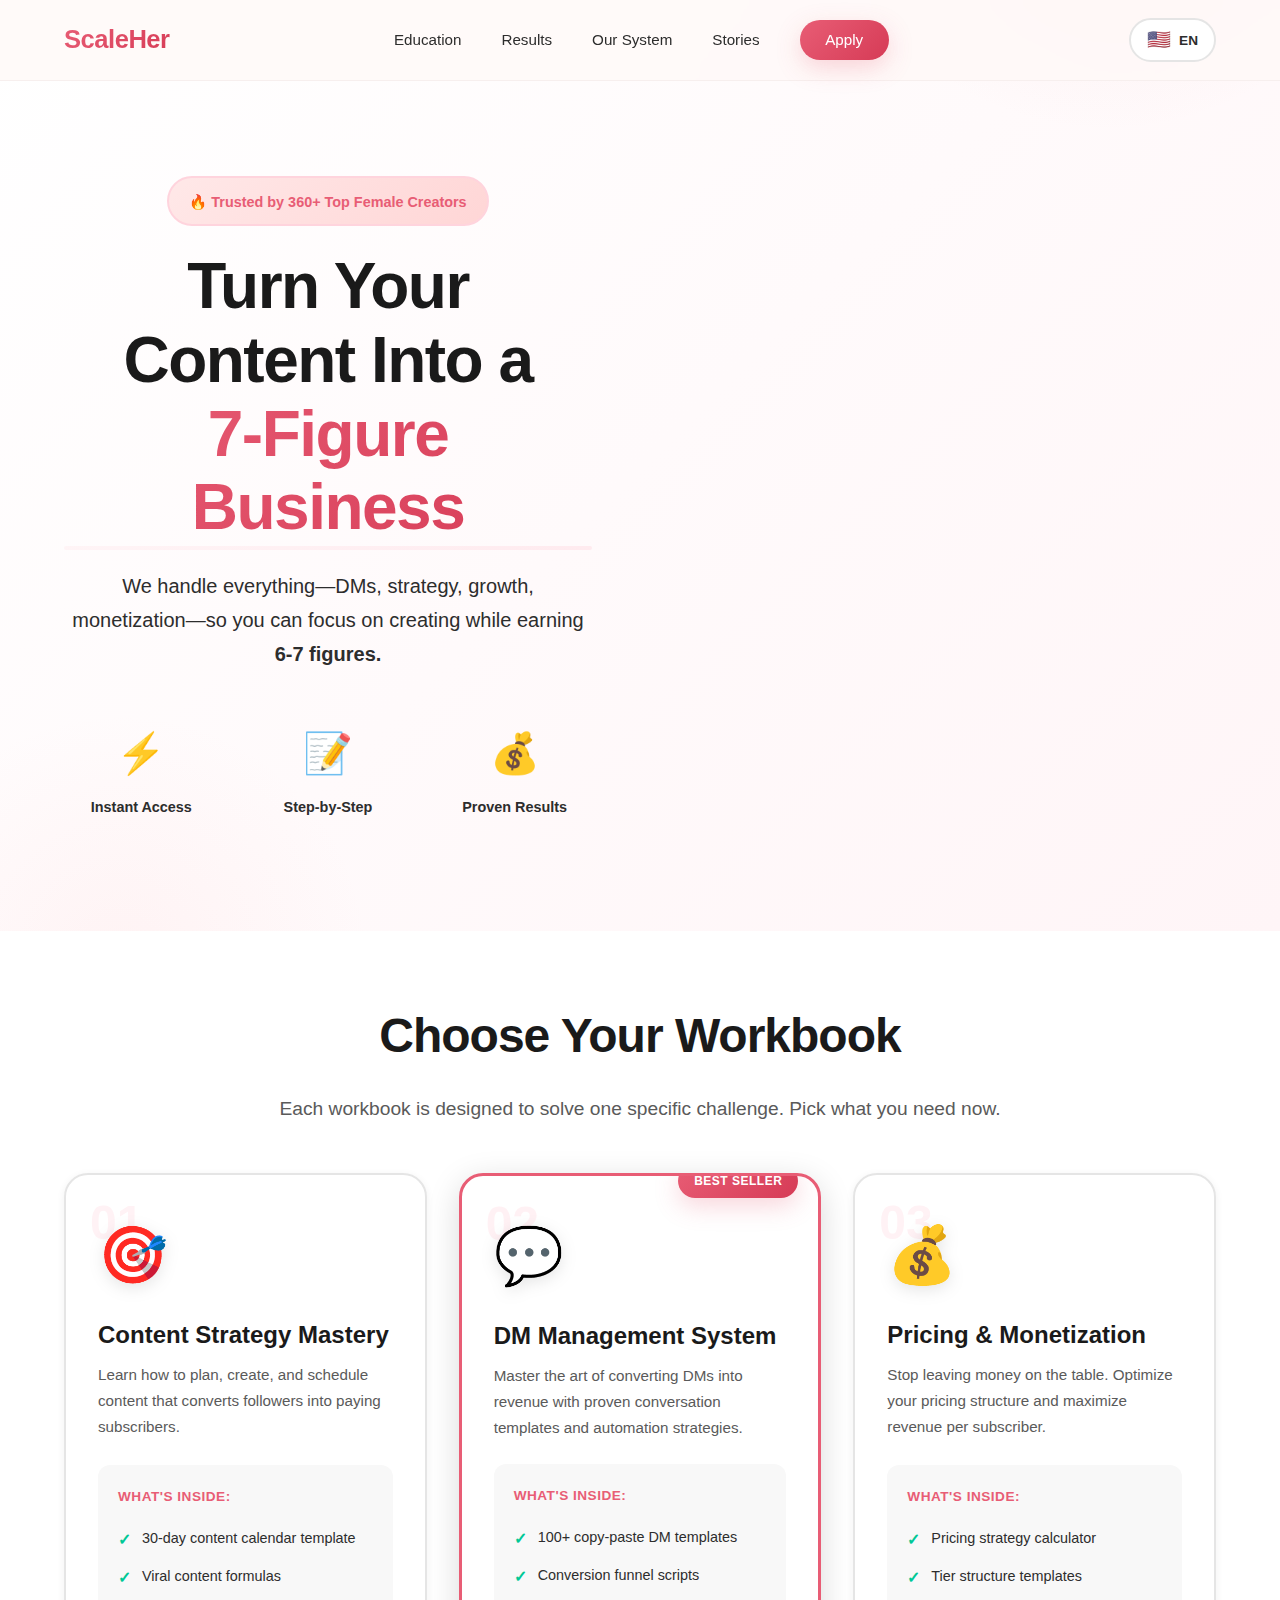
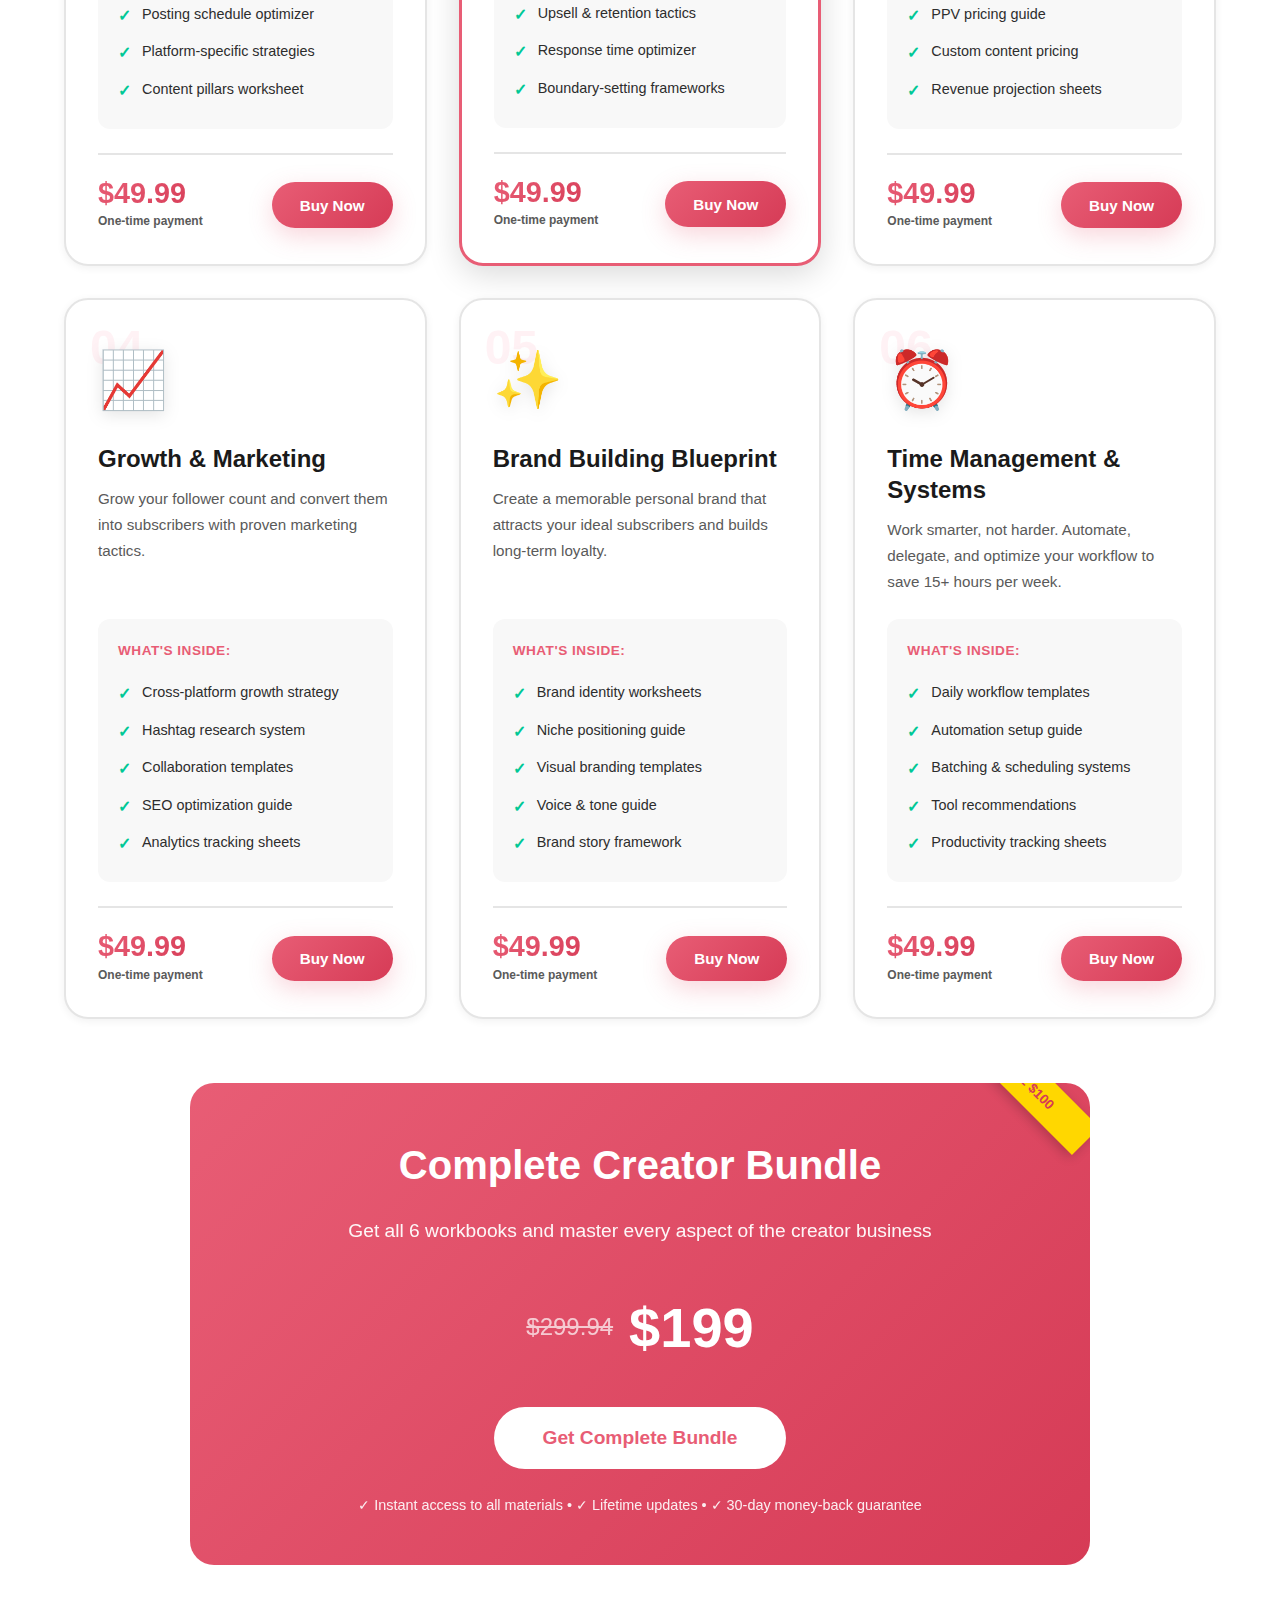
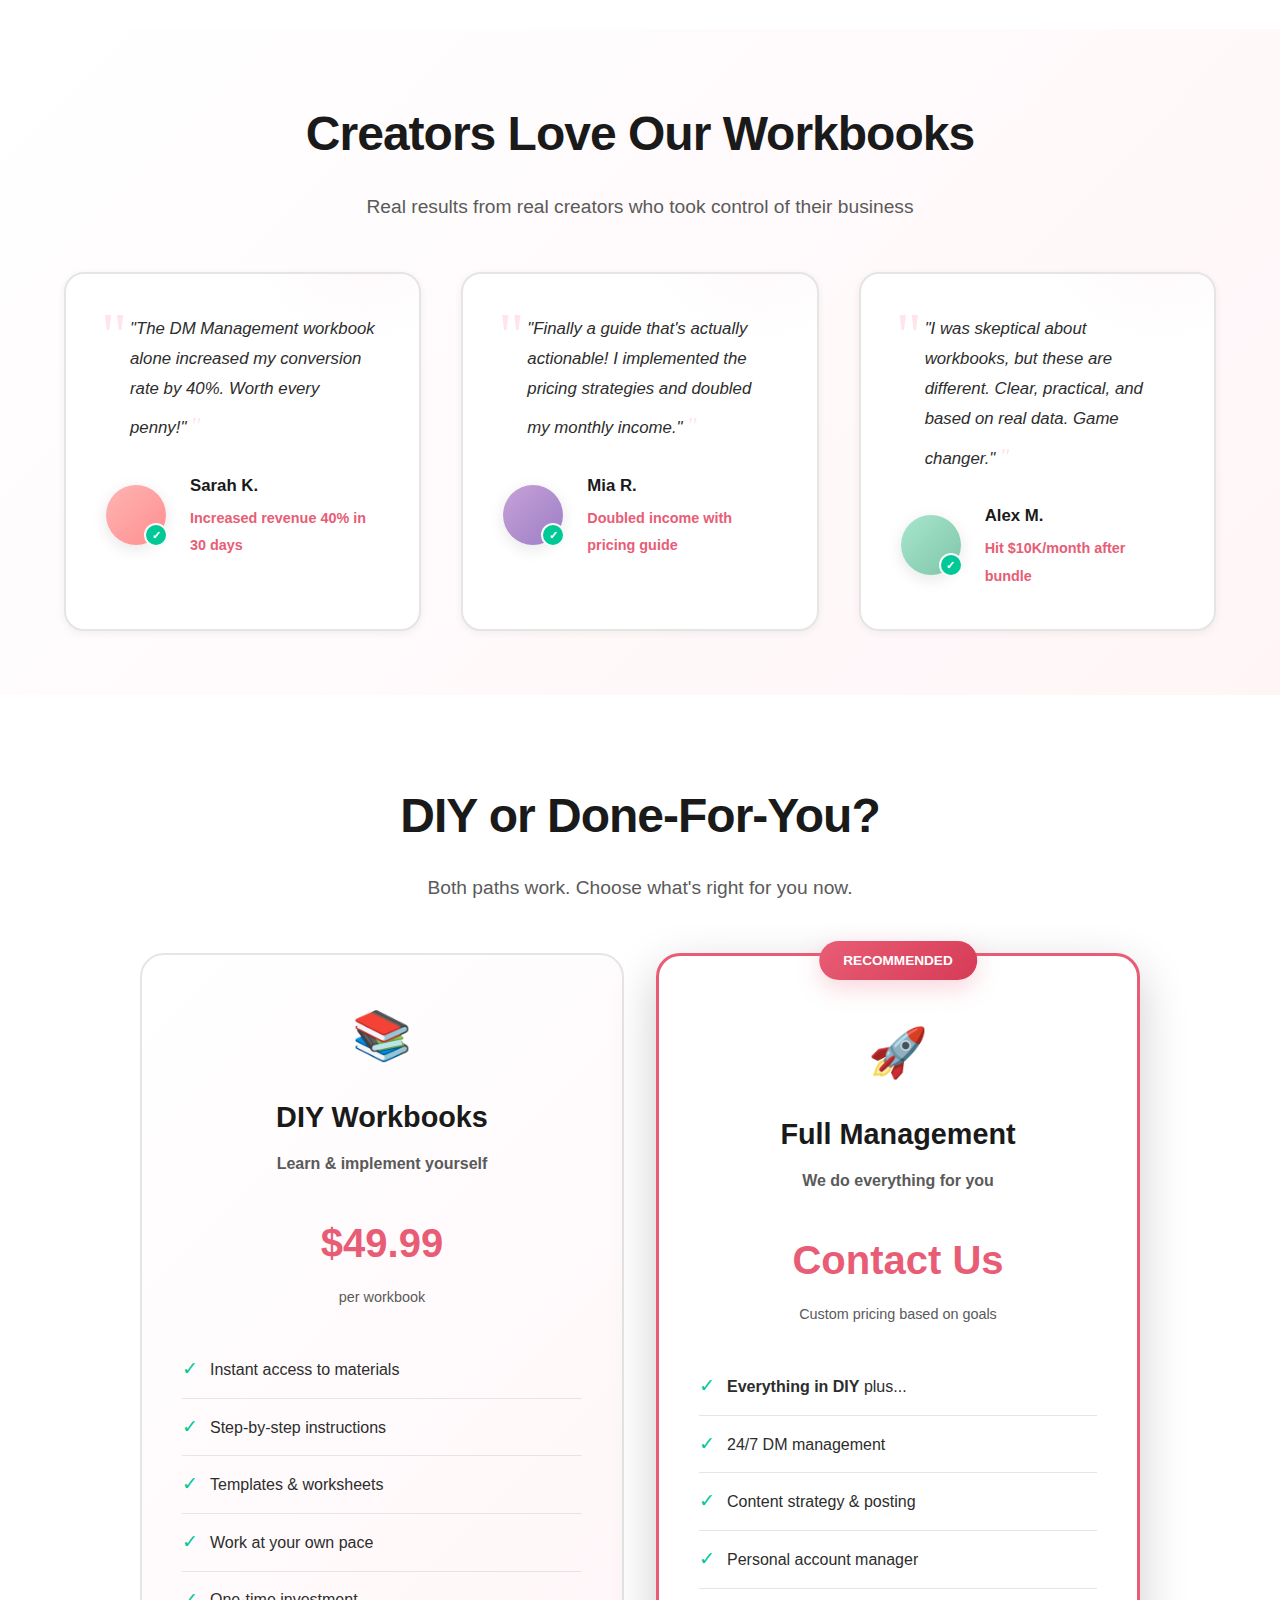
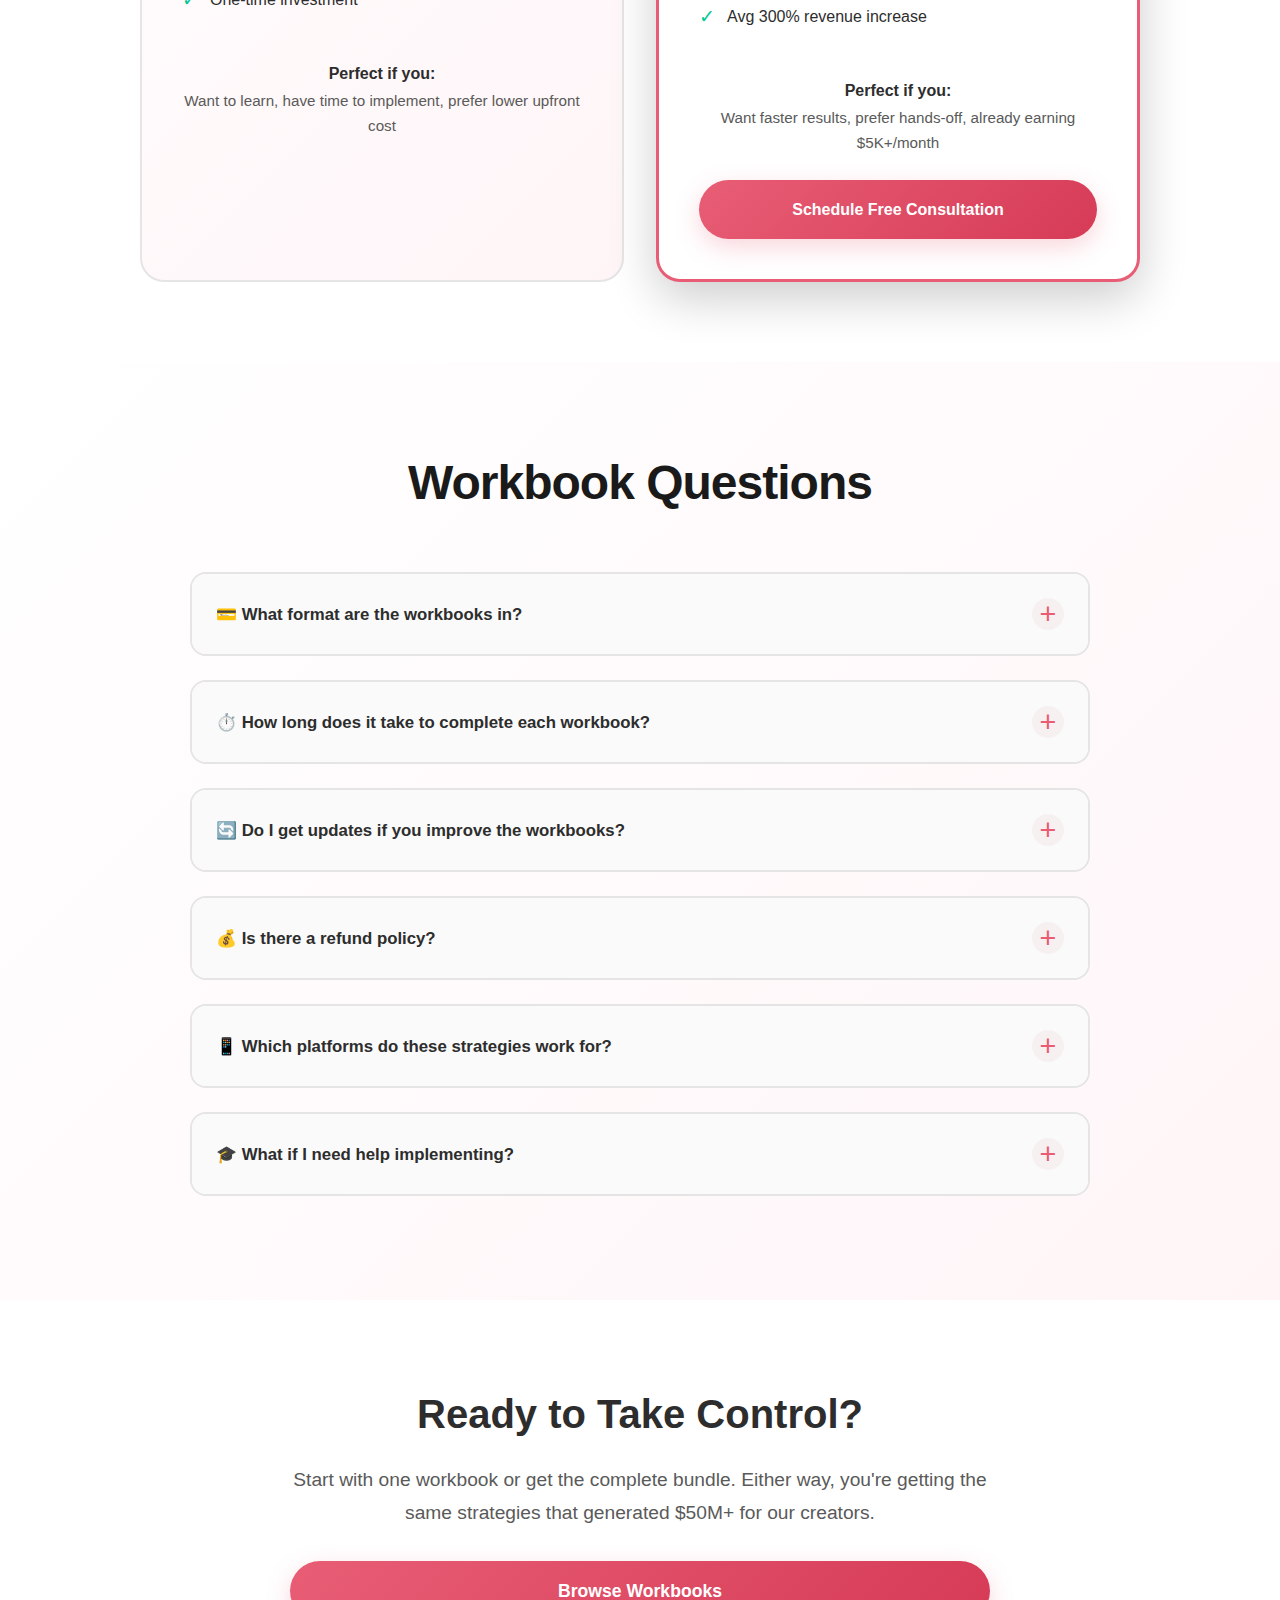
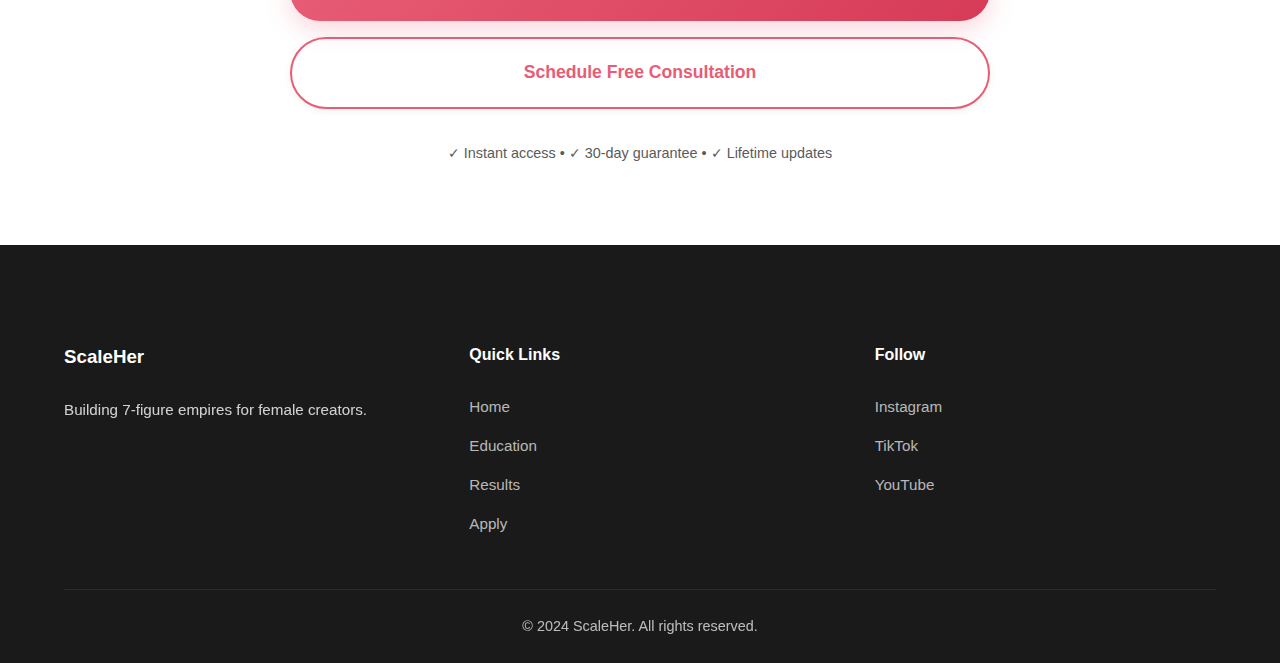
<file: education.html>
<!DOCTYPE html>
<html lang="en">
<head>
    <meta charset="UTF-8">
    <meta name="viewport" content="width=device-width, initial-scale=1.0">
    <title>ScaleHer Education - DIY Creator Workbooks | Build Your Empire</title>
    <meta name="description" content="Master the creator economy with our proven workbook system. 6 easy-to-use guides designed to help you scale your business on your own. $49.99 each.">

    <!-- SEO Meta Tags -->
    <meta name="keywords" content="creator workbooks, OnlyFans guide, content creator training, DIY creator business, influencer workbook">
    <meta name="author" content="ScaleHer">

    <!-- Favicon -->
    <link rel="icon" type="image/svg+xml" href="data:image/svg+xml,<svg xmlns='http://www.w3.org/2000/svg' viewBox='0 0 100 100'><text y='.9em' font-size='90'>💎</text></svg>">

    <link rel="stylesheet" href="styles.css">
</head>
<body>
    <!-- Navigation -->
    <nav class="navbar">
        <div class="container">
            <div class="nav-wrapper">
                <div class="logo">ScaleHer</div>
                <ul class="nav-menu">
                    <li><a href="education.html" class="active" data-i18n="nav.education">Education</a></li>
                    <li><a href="index.html#results" data-i18n="nav.results">Results</a></li>
                    <li><a href="index.html#how-it-works" data-i18n="nav.system">Our System</a></li>
                    <li><a href="index.html#testimonials" data-i18n="nav.stories">Stories</a></li>
                    <li><a href="index.html#apply" class="nav-cta" data-i18n="nav.apply">Apply</a></li>
                </ul>
                <div class="language-selector">
                    <button class="lang-btn" id="currentLang">
                        <span class="flag">🇺🇸</span>
                        <span class="lang-text">EN</span>
                    </button>
                    <div class="lang-dropdown" id="langDropdown">
                        <div class="lang-option" data-lang="en">
                            <span class="flag">🇺🇸</span>
                            <span>English</span>
                        </div>
                        <div class="lang-option" data-lang="es">
                            <span class="flag">🇪🇸</span>
                            <span>Español</span>
                        </div>
                        <div class="lang-option" data-lang="ar">
                            <span class="flag">🇦🇷</span>
                            <span>Argentino</span>
                        </div>
                        <div class="lang-option" data-lang="pt">
                            <span class="flag">🇧🇷</span>
                            <span>Português</span>
                        </div>
                    </div>
                </div>
                <div class="hamburger">
                    <span></span>
                    <span></span>
                    <span></span>
                </div>
            </div>
        </div>
    </nav>

    <!-- Hero Section -->
    <section class="hero" style="padding-bottom: 4rem;">
        <div class="container">
            <div class="hero-content" style="max-width: 800px; margin: 0 auto; text-align: center;">
                <div class="hero-badge" style="margin-left: auto; margin-right: auto;">
                    <span>📚 DIY Training for Independent Creators</span>
                </div>
                <h1 style="text-align: center;">Master the Creator Economy<br><span class="highlight">On Your Own Terms</span></h1>
                <p class="hero-subheading" style="text-align: center; margin-left: auto; margin-right: auto; max-width: 700px;">Not ready for full management? Learn the exact strategies our $50M+ agency uses with <strong>6 easy-to-use workbooks</strong> designed to make scaling simple and practical.</p>

                <div class="workbook-value-props" style="display: grid; grid-template-columns: repeat(3, 1fr); gap: 2rem; margin: 3rem 0; max-width: 700px; margin-left: auto; margin-right: auto;">
                    <div style="text-align: center;">
                        <div style="font-size: 2.5rem; margin-bottom: 0.5rem;">⚡</div>
                        <div style="font-size: 0.9rem; font-weight: 700; color: var(--text);">Instant Access</div>
                    </div>
                    <div style="text-align: center;">
                        <div style="font-size: 2.5rem; margin-bottom: 0.5rem;">📝</div>
                        <div style="font-size: 0.9rem; font-weight: 700; color: var(--text);">Step-by-Step</div>
                    </div>
                    <div style="text-align: center;">
                        <div style="font-size: 2.5rem; margin-bottom: 0.5rem;">💰</div>
                        <div style="font-size: 0.9rem; font-weight: 700; color: var(--text);">Proven Results</div>
                    </div>
                </div>
            </div>
        </div>
    </section>

    <!-- Workbooks Grid -->
    <section style="padding: 4rem 0; background: white;">
        <div class="container">
            <div class="section-header" style="margin-bottom: 3rem; text-align: center;">
                <h2>Choose Your Workbook</h2>
                <p>Each workbook is designed to solve one specific challenge. Pick what you need now.</p>
            </div>

            <div class="workbooks-grid" style="display: grid; grid-template-columns: repeat(auto-fit, minmax(340px, 1fr)); gap: 2rem; max-width: 1200px; margin: 0 auto;">

                <!-- Workbook 1: Content Strategy -->
                <div class="workbook-card">
                    <div class="workbook-number">01</div>
                    <div class="workbook-icon">🎯</div>
                    <h3>Content Strategy Mastery</h3>
                    <p class="workbook-description">Learn how to plan, create, and schedule content that converts followers into paying subscribers.</p>

                    <div class="workbook-includes">
                        <div class="includes-title">What's Inside:</div>
                        <ul>
                            <li>30-day content calendar template</li>
                            <li>Viral content formulas</li>
                            <li>Posting schedule optimizer</li>
                            <li>Platform-specific strategies</li>
                            <li>Content pillars worksheet</li>
                        </ul>
                    </div>

                    <div class="workbook-footer">
                        <div class="workbook-price">
                            <span class="price-amount">$49.99</span>
                            <span class="price-note">One-time payment</span>
                        </div>
                        <button class="btn btn-primary" onclick="alert('Payment processing coming soon! Email us at hello@scaleher.com to purchase.')">Buy Now</button>
                    </div>
                </div>

                <!-- Workbook 2: DM Management -->
                <div class="workbook-card featured">
                    <div class="workbook-badge">BEST SELLER</div>
                    <div class="workbook-number">02</div>
                    <div class="workbook-icon">💬</div>
                    <h3>DM Management System</h3>
                    <p class="workbook-description">Master the art of converting DMs into revenue with proven conversation templates and automation strategies.</p>

                    <div class="workbook-includes">
                        <div class="includes-title">What's Inside:</div>
                        <ul>
                            <li>100+ copy-paste DM templates</li>
                            <li>Conversion funnel scripts</li>
                            <li>Upsell & retention tactics</li>
                            <li>Response time optimizer</li>
                            <li>Boundary-setting frameworks</li>
                        </ul>
                    </div>

                    <div class="workbook-footer">
                        <div class="workbook-price">
                            <span class="price-amount">$49.99</span>
                            <span class="price-note">One-time payment</span>
                        </div>
                        <button class="btn btn-primary" onclick="alert('Payment processing coming soon! Email us at hello@scaleher.com to purchase.')">Buy Now</button>
                    </div>
                </div>

                <!-- Workbook 3: Pricing & Monetization -->
                <div class="workbook-card">
                    <div class="workbook-number">03</div>
                    <div class="workbook-icon">💰</div>
                    <h3>Pricing & Monetization</h3>
                    <p class="workbook-description">Stop leaving money on the table. Optimize your pricing structure and maximize revenue per subscriber.</p>

                    <div class="workbook-includes">
                        <div class="includes-title">What's Inside:</div>
                        <ul>
                            <li>Pricing strategy calculator</li>
                            <li>Tier structure templates</li>
                            <li>PPV pricing guide</li>
                            <li>Custom content pricing</li>
                            <li>Revenue projection sheets</li>
                        </ul>
                    </div>

                    <div class="workbook-footer">
                        <div class="workbook-price">
                            <span class="price-amount">$49.99</span>
                            <span class="price-note">One-time payment</span>
                        </div>
                        <button class="btn btn-primary" onclick="alert('Payment processing coming soon! Email us at hello@scaleher.com to purchase.')">Buy Now</button>
                    </div>
                </div>

                <!-- Workbook 4: Growth & Marketing -->
                <div class="workbook-card">
                    <div class="workbook-number">04</div>
                    <div class="workbook-icon">📈</div>
                    <h3>Growth & Marketing</h3>
                    <p class="workbook-description">Grow your follower count and convert them into subscribers with proven marketing tactics.</p>

                    <div class="workbook-includes">
                        <div class="includes-title">What's Inside:</div>
                        <ul>
                            <li>Cross-platform growth strategy</li>
                            <li>Hashtag research system</li>
                            <li>Collaboration templates</li>
                            <li>SEO optimization guide</li>
                            <li>Analytics tracking sheets</li>
                        </ul>
                    </div>

                    <div class="workbook-footer">
                        <div class="workbook-price">
                            <span class="price-amount">$49.99</span>
                            <span class="price-note">One-time payment</span>
                        </div>
                        <button class="btn btn-primary" onclick="alert('Payment processing coming soon! Email us at hello@scaleher.com to purchase.')">Buy Now</button>
                    </div>
                </div>

                <!-- Workbook 5: Brand Building -->
                <div class="workbook-card">
                    <div class="workbook-number">05</div>
                    <div class="workbook-icon">✨</div>
                    <h3>Brand Building Blueprint</h3>
                    <p class="workbook-description">Create a memorable personal brand that attracts your ideal subscribers and builds long-term loyalty.</p>

                    <div class="workbook-includes">
                        <div class="includes-title">What's Inside:</div>
                        <ul>
                            <li>Brand identity worksheets</li>
                            <li>Niche positioning guide</li>
                            <li>Visual branding templates</li>
                            <li>Voice & tone guide</li>
                            <li>Brand story framework</li>
                        </ul>
                    </div>

                    <div class="workbook-footer">
                        <div class="workbook-price">
                            <span class="price-amount">$49.99</span>
                            <span class="price-note">One-time payment</span>
                        </div>
                        <button class="btn btn-primary" onclick="alert('Payment processing coming soon! Email us at hello@scaleher.com to purchase.')">Buy Now</button>
                    </div>
                </div>

                <!-- Workbook 6: Time Management -->
                <div class="workbook-card">
                    <div class="workbook-number">06</div>
                    <div class="workbook-icon">⏰</div>
                    <h3>Time Management & Systems</h3>
                    <p class="workbook-description">Work smarter, not harder. Automate, delegate, and optimize your workflow to save 15+ hours per week.</p>

                    <div class="workbook-includes">
                        <div class="includes-title">What's Inside:</div>
                        <ul>
                            <li>Daily workflow templates</li>
                            <li>Automation setup guide</li>
                            <li>Batching & scheduling systems</li>
                            <li>Tool recommendations</li>
                            <li>Productivity tracking sheets</li>
                        </ul>
                    </div>

                    <div class="workbook-footer">
                        <div class="workbook-price">
                            <span class="price-amount">$49.99</span>
                            <span class="price-note">One-time payment</span>
                        </div>
                        <button class="btn btn-primary" onclick="alert('Payment processing coming soon! Email us at hello@scaleher.com to purchase.')">Buy Now</button>
                    </div>
                </div>

            </div>

            <!-- Bundle Offer -->
            <div class="bundle-offer" style="margin-top: 4rem; max-width: 900px; margin-left: auto; margin-right: auto;">
                <div style="background: linear-gradient(135deg, var(--primary) 0%, var(--primary-dark) 100%); padding: 3rem; border-radius: 24px; text-align: center; color: white; position: relative; overflow: hidden;">
                    <div style="position: absolute; top: -20px; right: -20px; background: #FFD700; color: var(--primary-dark); padding: 0.5rem 3rem; transform: rotate(45deg); font-weight: 900; font-size: 0.85rem; box-shadow: 0 4px 12px rgba(0,0,0,0.2);">SAVE $100</div>

                    <h2 style="color: white; font-size: 2.5rem; margin-bottom: 1rem;">Complete Creator Bundle</h2>
                    <p style="font-size: 1.2rem; margin-bottom: 2rem; opacity: 0.95;">Get all 6 workbooks and master every aspect of the creator business</p>

                    <div style="display: flex; align-items: center; justify-content: center; gap: 1rem; margin-bottom: 2rem;">
                        <span style="font-size: 1.5rem; text-decoration: line-through; opacity: 0.7;">$299.94</span>
                        <span style="font-size: 3.5rem; font-weight: 900;">$199</span>
                    </div>

                    <button class="btn" onclick="alert('Payment processing coming soon! Email us at hello@scaleher.com to purchase.')" style="background: white; color: var(--primary); font-size: 1.2rem; padding: 1.25rem 3rem; font-weight: 800;">Get Complete Bundle</button>

                    <p style="margin-top: 1.5rem; font-size: 0.9rem; opacity: 0.9;">✓ Instant access to all materials • ✓ Lifetime updates • ✓ 30-day money-back guarantee</p>
                </div>
            </div>
        </div>
    </section>

    <!-- Social Proof -->
    <section style="padding: 4rem 0; background: var(--gradient-hero);">
        <div class="container">
            <div class="section-header" style="text-align: center; margin-bottom: 3rem;">
                <h2>Creators Love Our Workbooks</h2>
                <p>Real results from real creators who took control of their business</p>
            </div>

            <div class="testimonials-grid">
                <div class="testimonial">
                    <div class="testimonial-body">
                        <p>"The DM Management workbook alone increased my conversion rate by 40%. Worth every penny!"</p>
                    </div>
                    <div class="testimonial-author">
                        <div class="author-avatar" style="background: linear-gradient(135deg, #FFB4B4, #FF8E8E);"></div>
                        <div class="author-info">
                            <strong>Sarah K.</strong>
                            <span>Increased revenue 40% in 30 days</span>
                        </div>
                    </div>
                </div>

                <div class="testimonial">
                    <div class="testimonial-body">
                        <p>"Finally a guide that's actually actionable! I implemented the pricing strategies and doubled my monthly income."</p>
                    </div>
                    <div class="testimonial-author">
                        <div class="author-avatar" style="background: linear-gradient(135deg, #C8A2D8, #9B7EC5);"></div>
                        <div class="author-info">
                            <strong>Mia R.</strong>
                            <span>Doubled income with pricing guide</span>
                        </div>
                    </div>
                </div>

                <div class="testimonial">
                    <div class="testimonial-body">
                        <p>"I was skeptical about workbooks, but these are different. Clear, practical, and based on real data. Game changer."</p>
                    </div>
                    <div class="testimonial-author">
                        <div class="author-avatar" style="background: linear-gradient(135deg, #A8E6CF, #7EC5A8);"></div>
                        <div class="author-info">
                            <strong>Alex M.</strong>
                            <span>Hit $10K/month after bundle</span>
                        </div>
                    </div>
                </div>
            </div>
        </div>
    </section>

    <!-- Comparison Section -->
    <section style="padding: 5rem 0; background: white;">
        <div class="container">
            <div class="section-header" style="text-align: center; margin-bottom: 3rem;">
                <h2>DIY or Done-For-You?</h2>
                <p>Both paths work. Choose what's right for you now.</p>
            </div>

            <div style="max-width: 1000px; margin: 0 auto; display: grid; grid-template-columns: 1fr 1fr; gap: 2rem;">
                <!-- DIY Column -->
                <div style="padding: 2.5rem; background: var(--gradient-hero); border-radius: 24px; border: 2px solid var(--border);">
                    <div style="text-align: center; margin-bottom: 2rem;">
                        <div style="font-size: 3rem; margin-bottom: 1rem;">📚</div>
                        <h3 style="font-size: 1.8rem; margin-bottom: 0.5rem; color: var(--dark);">DIY Workbooks</h3>
                        <p style="color: var(--text-light); font-weight: 600;">Learn & implement yourself</p>
                    </div>

                    <div style="margin-bottom: 2rem;">
                        <div style="font-size: 2.5rem; font-weight: 900; color: var(--primary); text-align: center; margin-bottom: 0.5rem;">$49.99</div>
                        <div style="text-align: center; color: var(--text-light); font-size: 0.9rem;">per workbook</div>
                    </div>

                    <ul style="list-style: none; padding: 0; margin-bottom: 2rem;">
                        <li style="padding: 0.75rem 0; border-bottom: 1px solid var(--border); display: flex; align-items: center; gap: 0.75rem;">
                            <span style="color: var(--success); font-size: 1.2rem;">✓</span>
                            <span>Instant access to materials</span>
                        </li>
                        <li style="padding: 0.75rem 0; border-bottom: 1px solid var(--border); display: flex; align-items: center; gap: 0.75rem;">
                            <span style="color: var(--success); font-size: 1.2rem;">✓</span>
                            <span>Step-by-step instructions</span>
                        </li>
                        <li style="padding: 0.75rem 0; border-bottom: 1px solid var(--border); display: flex; align-items: center; gap: 0.75rem;">
                            <span style="color: var(--success); font-size: 1.2rem;">✓</span>
                            <span>Templates & worksheets</span>
                        </li>
                        <li style="padding: 0.75rem 0; border-bottom: 1px solid var(--border); display: flex; align-items: center; gap: 0.75rem;">
                            <span style="color: var(--success); font-size: 1.2rem;">✓</span>
                            <span>Work at your own pace</span>
                        </li>
                        <li style="padding: 0.75rem 0; display: flex; align-items: center; gap: 0.75rem;">
                            <span style="color: var(--success); font-size: 1.2rem;">✓</span>
                            <span>One-time investment</span>
                        </li>
                    </ul>

                    <p style="text-align: center; font-weight: 700; color: var(--text);">Perfect if you:</p>
                    <p style="text-align: center; font-size: 0.95rem; color: var(--text-light);">Want to learn, have time to implement, prefer lower upfront cost</p>
                </div>

                <!-- Done-For-You Column -->
                <div style="padding: 2.5rem; background: white; border-radius: 24px; border: 3px solid var(--primary); box-shadow: var(--shadow-xl); position: relative;">
                    <div style="position: absolute; top: -15px; left: 50%; transform: translateX(-50%); background: var(--gradient-primary); color: white; padding: 0.5rem 1.5rem; border-radius: 50px; font-weight: 700; font-size: 0.85rem; box-shadow: var(--shadow-primary);">RECOMMENDED</div>

                    <div style="text-align: center; margin-bottom: 2rem; margin-top: 1rem;">
                        <div style="font-size: 3rem; margin-bottom: 1rem;">🚀</div>
                        <h3 style="font-size: 1.8rem; margin-bottom: 0.5rem; color: var(--dark);">Full Management</h3>
                        <p style="color: var(--text-light); font-weight: 600;">We do everything for you</p>
                    </div>

                    <div style="margin-bottom: 2rem;">
                        <div style="font-size: 2.5rem; font-weight: 900; color: var(--primary); text-align: center; margin-bottom: 0.5rem;">Contact Us</div>
                        <div style="text-align: center; color: var(--text-light); font-size: 0.9rem;">Custom pricing based on goals</div>
                    </div>

                    <ul style="list-style: none; padding: 0; margin-bottom: 2rem;">
                        <li style="padding: 0.75rem 0; border-bottom: 1px solid var(--border); display: flex; align-items: center; gap: 0.75rem;">
                            <span style="color: var(--success); font-size: 1.2rem;">✓</span>
                            <span><strong>Everything in DIY</strong> plus...</span>
                        </li>
                        <li style="padding: 0.75rem 0; border-bottom: 1px solid var(--border); display: flex; align-items: center; gap: 0.75rem;">
                            <span style="color: var(--success); font-size: 1.2rem;">✓</span>
                            <span>24/7 DM management</span>
                        </li>
                        <li style="padding: 0.75rem 0; border-bottom: 1px solid var(--border); display: flex; align-items: center; gap: 0.75rem;">
                            <span style="color: var(--success); font-size: 1.2rem;">✓</span>
                            <span>Content strategy & posting</span>
                        </li>
                        <li style="padding: 0.75rem 0; border-bottom: 1px solid var(--border); display: flex; align-items: center; gap: 0.75rem;">
                            <span style="color: var(--success); font-size: 1.2rem;">✓</span>
                            <span>Personal account manager</span>
                        </li>
                        <li style="padding: 0.75rem 0; display: flex; align-items: center; gap: 0.75rem;">
                            <span style="color: var(--success); font-size: 1.2rem;">✓</span>
                            <span>Avg 300% revenue increase</span>
                        </li>
                    </ul>

                    <p style="text-align: center; font-weight: 700; color: var(--text);">Perfect if you:</p>
                    <p style="text-align: center; font-size: 0.95rem; color: var(--text-light); margin-bottom: 1.5rem;">Want faster results, prefer hands-off, already earning $5K+/month</p>

                    <a href="index.html#apply" class="btn btn-primary" style="width: 100%; display: block; text-align: center; text-decoration: none;">Schedule Free Consultation</a>
                </div>
            </div>
        </div>
    </section>

    <!-- FAQ -->
    <section class="faq" style="background: var(--gradient-hero); padding: 5rem 0;">
        <div class="container">
            <div class="section-header" style="text-align: center; max-width: 700px; margin: 0 auto 3rem;">
                <h2>Workbook Questions</h2>
            </div>
            <div class="faq-grid" style="max-width: 900px; margin: 0 auto;">
                <div class="faq-item">
                    <button class="faq-question" onclick="toggleFaq(this)">
                        <span>💳 What format are the workbooks in?</span>
                        <span class="icon">+</span>
                    </button>
                    <div class="faq-answer">
                        <p>All workbooks are delivered as <strong>digital PDFs</strong> with fillable worksheets, plus bonus Excel/Google Sheets templates where applicable. You get instant access after purchase and can download them to any device.</p>
                    </div>
                </div>

                <div class="faq-item">
                    <button class="faq-question" onclick="toggleFaq(this)">
                        <span>⏱️ How long does it take to complete each workbook?</span>
                        <span class="icon">+</span>
                    </button>
                    <div class="faq-answer">
                        <p>Most creators complete a workbook in <strong>2-4 hours</strong> and start seeing results within 7-14 days of implementation. The materials are designed to be practical and actionable, not theoretical fluff.</p>
                    </div>
                </div>

                <div class="faq-item">
                    <button class="faq-question" onclick="toggleFaq(this)">
                        <span>🔄 Do I get updates if you improve the workbooks?</span>
                        <span class="icon">+</span>
                    </button>
                    <div class="faq-answer">
                        <p>Yes! <strong>Lifetime updates are included.</strong> As we refine our strategies and add new tactics, you'll get updated versions emailed to you at no additional cost.</p>
                    </div>
                </div>

                <div class="faq-item">
                    <button class="faq-question" onclick="toggleFaq(this)">
                        <span>💰 Is there a refund policy?</span>
                        <span class="icon">+</span>
                    </button>
                    <div class="faq-answer">
                        <p><strong>30-day money-back guarantee.</strong> If you follow the workbook and don't see any improvement in your business, we'll refund you in full. No questions asked.</p>
                    </div>
                </div>

                <div class="faq-item">
                    <button class="faq-question" onclick="toggleFaq(this)">
                        <span>📱 Which platforms do these strategies work for?</span>
                        <span class="icon">+</span>
                    </button>
                    <div class="faq-answer">
                        <p>Our strategies work across <strong>Instagram, TikTok, OnlyFans, YouTube, Twitter/X, and other creator platforms.</strong> We include platform-specific tactics in each workbook.</p>
                    </div>
                </div>

                <div class="faq-item">
                    <button class="faq-question" onclick="toggleFaq(this)">
                        <span>🎓 What if I need help implementing?</span>
                        <span class="icon">+</span>
                    </button>
                    <div class="faq-answer">
                        <p>Each workbook includes detailed instructions, but if you want hands-on help, you can always <strong>upgrade to our full management service</strong> where we implement everything for you. Many DIY customers eventually make this transition.</p>
                    </div>
                </div>
            </div>
        </div>
    </section>

    <!-- Final CTA -->
    <section style="padding: 5rem 0; background: white; text-align: center;">
        <div class="container">
            <div style="max-width: 700px; margin: 0 auto;">
                <h2 style="font-size: 2.5rem; margin-bottom: 1rem; font-weight: 900;">Ready to Take Control?</h2>
                <p style="font-size: 1.2rem; color: var(--text-light); margin-bottom: 2rem;">Start with one workbook or get the complete bundle. Either way, you're getting the same strategies that generated $50M+ for our creators.</p>

                <div style="display: flex; gap: 1rem; justify-content: center; flex-wrap: wrap; margin-bottom: 2rem;">
                    <button class="btn btn-primary btn-large" onclick="window.scrollTo({top: 400, behavior: 'smooth'})">Browse Workbooks</button>
                    <a href="index.html#apply" class="btn btn-outline btn-large" style="text-decoration: none;">Schedule Free Consultation</a>
                </div>

                <p style="font-size: 0.9rem; color: var(--text-light);">✓ Instant access • ✓ 30-day guarantee • ✓ Lifetime updates</p>
            </div>
        </div>
    </section>

    <!-- Footer -->
    <footer class="footer">
        <div class="container">
            <div class="footer-content">
                <div class="footer-section">
                    <h3>ScaleHer</h3>
                    <p>Building 7-figure empires for female creators.</p>
                </div>
                <div class="footer-section">
                    <h4>Quick Links</h4>
                    <ul>
                        <li><a href="index.html">Home</a></li>
                        <li><a href="education.html">Education</a></li>
                        <li><a href="index.html#results">Results</a></li>
                        <li><a href="index.html#apply">Apply</a></li>
                    </ul>
                </div>
                <div class="footer-section">
                    <h4>Follow</h4>
                    <ul>
                        <li><a href="#">Instagram</a></li>
                        <li><a href="#">TikTok</a></li>
                        <li><a href="#">YouTube</a></li>
                    </ul>
                </div>
            </div>
            <div class="footer-bottom">
                <p>&copy; 2024 ScaleHer. All rights reserved.</p>
            </div>
        </div>
    </footer>

    <script src="script.js"></script>
</body>
</html>
</file>
<file: styles.css>
/* ===========================
   ROOT & VARIABLES
   =========================== */
:root {
    /* Bold yet elegant palette for female creators */
    --primary: #E85D75;
    --primary-dark: #D63B56;
    --primary-light: #FFD4DD;
    --accent: #FF6B88;
    --accent-bright: #FF8FA3;
    --light: #FAFAFA;
    --dark: #1A1A1A;
    --text: #2D2D2D;
    --text-light: #5A5A5A;
    --border: #E5E5E5;
    --success: #00C896;
    --white: #FFFFFF;

    /* Gradients */
    --gradient-primary: linear-gradient(135deg, #E85D75 0%, #D63B56 100%);
    --gradient-hero: linear-gradient(135deg, #FFFFFF 0%, #FFF5F7 100%);
    --gradient-accent: linear-gradient(135deg, #FFE8EC 0%, #FFD4DD 100%);

    /* Spacing */
    --spacing-xs: 0.5rem;
    --spacing-sm: 0.75rem;
    --spacing: 1rem;
    --spacing-lg: 1.5rem;
    --spacing-xl: 2.5rem;
    --spacing-2xl: 4rem;
    --spacing-3xl: 6rem;

    /* Typography */
    --font: -apple-system, BlinkMacSystemFont, "Segoe UI", "Inter", "Helvetica Neue", sans-serif;
    --font-heading: -apple-system, BlinkMacSystemFont, "Segoe UI", "Inter", sans-serif;

    /* Shadows */
    --shadow-sm: 0 2px 8px rgba(0, 0, 0, 0.06);
    --shadow-md: 0 4px 16px rgba(0, 0, 0, 0.1);
    --shadow-lg: 0 8px 32px rgba(0, 0, 0, 0.15);
    --shadow-xl: 0 16px 48px rgba(0, 0, 0, 0.2);
    --shadow-primary: 0 8px 24px rgba(232, 93, 117, 0.25);

    /* Transitions */
    --transition-fast: 0.2s cubic-bezier(0.4, 0, 0.2, 1);
    --transition-base: 0.3s cubic-bezier(0.4, 0, 0.2, 1);
    --transition-slow: 0.5s cubic-bezier(0.4, 0, 0.2, 1);
    --transition-bounce: 0.6s cubic-bezier(0.68, -0.55, 0.265, 1.55);
}

/* ===========================
   SUBTLE ANIMATIONS
   =========================== */

/* Gentle float animation for icons */
@keyframes gentleFloat {
    0%, 100% { transform: translateY(0px); }
    50% { transform: translateY(-8px); }
}

/* Subtle pulse for important elements */
@keyframes subtlePulse {
    0%, 100% { transform: scale(1); }
    50% { transform: scale(1.02); }
}

/* Smooth fade in for page load */
@keyframes smoothFadeIn {
    from { opacity: 0; transform: translateY(10px); }
    to { opacity: 1; transform: translateY(0); }
}

/* ===========================
   GLOBAL & ANIMATIONS
   =========================== */
* {
    margin: 0;
    padding: 0;
    box-sizing: border-box;
}

html {
    scroll-behavior: smooth;
    -webkit-font-smoothing: antialiased;
    -moz-osx-font-smoothing: grayscale;
    /* Prevent horizontal scroll on mobile */
    overflow-x: hidden;
    width: 100%;
}

body {
    font-family: var(--font);
    color: var(--text);
    background: var(--white);
    line-height: 1.7;
    overflow-x: hidden;
    font-weight: 400;
    /* Prevent text size adjust on mobile */
    -webkit-text-size-adjust: 100%;
    -moz-text-size-adjust: 100%;
    -ms-text-size-adjust: 100%;
    text-size-adjust: 100%;
    width: 100%;
    position: relative;
}

/* Prevent horizontal overflow from all elements */
* {
    max-width: 100%;
}

/* But allow container and main structure to be full width */
.container,
section,
.hero,
.navbar,
body,
html {
    max-width: none;
}

.container {
    max-width: 1200px;
    margin: 0 auto;
    padding: 0 var(--spacing-lg);
}

/* Fade in animation */
@keyframes fadeIn {
    from {
        opacity: 0;
        transform: translateY(30px);
    }
    to {
        opacity: 1;
        transform: translateY(0);
    }
}

@keyframes fadeInScale {
    from {
        opacity: 0;
        transform: scale(0.95);
    }
    to {
        opacity: 1;
        transform: scale(1);
    }
}

@keyframes slideInLeft {
    from {
        opacity: 0;
        transform: translateX(-50px);
    }
    to {
        opacity: 1;
        transform: translateX(0);
    }
}

@keyframes slideInRight {
    from {
        opacity: 0;
        transform: translateX(50px);
    }
    to {
        opacity: 1;
        transform: translateX(0);
    }
}

@keyframes float {
    0%, 100% {
        transform: translateY(0px);
    }
    50% {
        transform: translateY(-20px);
    }
}

@keyframes pulse {
    0%, 100% {
        transform: scale(1);
    }
    50% {
        transform: scale(1.05);
    }
}

@keyframes shimmer {
    0% {
        background-position: -1000px 0;
    }
    100% {
        background-position: 1000px 0;
    }
}

/* Animation utilities */
.fade-in {
    animation: fadeIn 0.6s ease-out forwards;
}

.fade-in-scale {
    animation: fadeInScale 0.6s ease-out forwards;
}

.slide-in-left {
    animation: slideInLeft 0.6s ease-out forwards;
}

.slide-in-right {
    animation: slideInRight 0.6s ease-out forwards;
}

/* ===========================
   NAVIGATION
   =========================== */
.navbar {
    position: fixed;
    top: 0;
    left: 0;
    right: 0;
    background: rgba(255, 249, 247, 0.8);
    backdrop-filter: blur(20px);
    -webkit-backdrop-filter: blur(20px);
    border-bottom: 1px solid rgba(240, 229, 227, 0.5);
    z-index: 1000;
    transition: all var(--transition-base);
    animation: smoothFadeIn 0.6s ease-out;
}

.navbar.scrolled {
    background: rgba(255, 255, 255, 0.95);
    box-shadow: var(--shadow-md);
}

.nav-wrapper {
    display: flex;
    justify-content: space-between;
    align-items: center;
    padding: 1.2rem 0;
    height: 80px;
}

.logo {
    font-size: 1.6rem;
    font-weight: 700;
    letter-spacing: -0.5px;
    background: var(--gradient-primary);
    -webkit-background-clip: text;
    -webkit-text-fill-color: transparent;
    background-clip: text;
    transition: transform var(--transition-base);
    cursor: pointer;
}

.logo:hover {
    transform: scale(1.05);
}

.nav-menu {
    display: flex;
    list-style: none;
    gap: var(--spacing-xl);
    align-items: center;
}

.nav-menu a {
    color: var(--text);
    text-decoration: none;
    font-size: 0.95rem;
    font-weight: 500;
    transition: all var(--transition-base);
    position: relative;
    padding: 0.5rem 0;
}

.nav-menu a::after {
    content: '';
    position: absolute;
    bottom: 0;
    left: 0;
    width: 0;
    height: 2px;
    background: var(--gradient-primary);
    transition: width var(--transition-base);
}

.nav-menu a:hover {
    color: var(--primary);
}

.nav-menu a:hover::after {
    width: 100%;
}

.nav-cta {
    background: var(--gradient-primary) !important;
    color: white !important;
    padding: 0.7rem 1.6rem !important;
    border-radius: 50px;
    font-weight: 600;
    transition: all var(--transition-base);
    box-shadow: var(--shadow-primary);
}

.nav-cta::after {
    display: none !important;
}

.nav-cta:hover {
    transform: translateY(-2px);
    box-shadow: 0 12px 32px rgba(228, 153, 153, 0.3);
}

/* Language Selector */
.language-selector {
    position: relative;
    margin-left: 1rem;
}

.lang-btn {
    display: flex;
    align-items: center;
    gap: 0.5rem;
    padding: 0.5rem 1rem;
    background: white;
    border: 2px solid var(--border);
    border-radius: 50px;
    cursor: pointer;
    font-weight: 600;
    font-size: 0.9rem;
    transition: all var(--transition-base);
    color: var(--text);
}

.lang-btn:hover {
    border-color: var(--primary);
    box-shadow: var(--shadow-sm);
}

.lang-btn .flag {
    font-size: 1.2rem;
    line-height: 1;
}

.lang-btn .lang-text {
    font-size: 0.85rem;
    font-weight: 700;
}

.lang-dropdown {
    position: absolute;
    top: calc(100% + 0.5rem);
    right: 0;
    background: white;
    border: 2px solid var(--border);
    border-radius: 12px;
    box-shadow: var(--shadow-lg);
    min-width: 180px;
    opacity: 0;
    visibility: hidden;
    transform: translateY(-10px);
    transition: all var(--transition-base);
    z-index: 1000;
}

.lang-dropdown.show {
    opacity: 1;
    visibility: visible;
    transform: translateY(0);
}

.lang-option {
    display: flex;
    align-items: center;
    gap: 0.75rem;
    padding: 0.75rem 1rem;
    cursor: pointer;
    transition: all var(--transition-fast);
    font-weight: 500;
    font-size: 0.9rem;
}

.lang-option:first-child {
    border-radius: 10px 10px 0 0;
}

.lang-option:last-child {
    border-radius: 0 0 10px 10px;
}

.lang-option:hover {
    background: var(--gradient-accent);
    color: var(--primary);
}

.lang-option .flag {
    font-size: 1.3rem;
    line-height: 1;
}

.lang-option.active {
    background: var(--primary-light);
    color: var(--primary);
    font-weight: 700;
}

.hamburger {
    display: none;
    flex-direction: column;
    cursor: pointer;
    z-index: 1001;
}

.hamburger span {
    width: 26px;
    height: 3px;
    background: var(--text);
    margin: 4px 0;
    border-radius: 3px;
    transition: all var(--transition-base);
}

.hamburger.active span:nth-child(1) {
    transform: rotate(45deg) translate(8px, 8px);
}

.hamburger.active span:nth-child(2) {
    opacity: 0;
}

.hamburger.active span:nth-child(3) {
    transform: rotate(-45deg) translate(8px, -8px);
}

/* ===========================
   BUTTONS
   =========================== */
.btn {
    padding: 1rem 2rem;
    border: none;
    border-radius: 50px;
    font-weight: 600;
    cursor: pointer;
    font-size: 1rem;
    transition: all var(--transition-base);
    font-family: var(--font);
    position: relative;
    overflow: hidden;
    display: inline-block;
}

.btn::before {
    content: '';
    position: absolute;
    top: 50%;
    left: 50%;
    width: 0;
    height: 0;
    border-radius: 50%;
    background: rgba(255, 255, 255, 0.3);
    transform: translate(-50%, -50%);
    transition: width 0.6s, height 0.6s;
}

.btn:hover::before {
    width: 300px;
    height: 300px;
}

.btn-primary {
    background: var(--gradient-primary);
    color: white;
    box-shadow: var(--shadow-primary);
    position: relative;
    z-index: 1;
}

.btn-primary:hover {
    transform: translateY(-3px);
    box-shadow: 0 12px 32px rgba(228, 153, 153, 0.35);
}

.btn-primary:active {
    transform: translateY(-1px);
}

.btn-outline {
    background: transparent;
    color: var(--primary);
    border: 2px solid var(--primary);
    box-shadow: var(--shadow-sm);
}

.btn-outline:hover {
    background: var(--gradient-primary);
    color: white;
    transform: translateY(-2px);
    box-shadow: var(--shadow-md);
}

.btn-large {
    padding: 1.2rem 2.5rem;
    width: 100%;
    font-size: 1.1rem;
    font-weight: 700;
}

/* ===========================
   HERO
   =========================== */
.hero {
    padding: calc(80px + var(--spacing-3xl)) 0 var(--spacing-3xl);
    background: var(--gradient-hero);
    position: relative;
    overflow: hidden;
}

.hero::before {
    content: '';
    position: absolute;
    top: -50%;
    right: -10%;
    width: 600px;
    height: 600px;
    background: radial-gradient(circle, rgba(228, 153, 153, 0.15) 0%, transparent 70%);
    border-radius: 50%;
    animation: float 6s ease-in-out infinite;
}

.hero::after {
    content: '';
    position: absolute;
    bottom: -30%;
    left: -10%;
    width: 500px;
    height: 500px;
    background: radial-gradient(circle, rgba(255, 180, 180, 0.1) 0%, transparent 70%);
    border-radius: 50%;
    animation: float 8s ease-in-out infinite;
}

.hero .container {
    display: grid;
    grid-template-columns: 1fr 1fr;
    gap: var(--spacing-3xl);
    align-items: center;
    position: relative;
    z-index: 1;
}

.hero-content {
    animation: smoothFadeIn 0.8s ease-out;
}

.hero-badge {
    display: inline-block;
    background: linear-gradient(135deg, #FFE8E8, #FFD6D6);
    padding: 0.6rem 1.25rem;
    border-radius: 50px;
    margin-bottom: 1.5rem;
    border: 2px solid var(--primary-light);
    animation: subtlePulse 3s ease-in-out infinite;
}

.hero-badge span {
    font-weight: 700;
    color: var(--primary);
    font-size: 0.9rem;
}

.hero-content h1 {
    font-size: 4rem;
    line-height: 1.15;
    margin-bottom: 1.5rem;
    font-weight: 900;
    color: var(--dark);
    font-family: var(--font-heading);
    letter-spacing: -1.5px;
}

.hero-content h1 .highlight {
    background: var(--gradient-primary);
    -webkit-background-clip: text;
    -webkit-text-fill-color: transparent;
    background-clip: text;
    position: relative;
    display: inline-block;
}

.hero-content h1 .highlight::after {
    content: '';
    position: absolute;
    bottom: -5px;
    left: 0;
    width: 100%;
    height: 4px;
    background: var(--gradient-accent);
    border-radius: 2px;
    opacity: 0.4;
}

.hero-subheading {
    font-size: 1.25rem;
    color: var(--text);
    margin-bottom: 2.5rem;
    line-height: 1.7;
    font-weight: 500;
    max-width: 600px;
}

.hero-stats {
    display: flex;
    gap: 1.5rem;
    margin-bottom: 2.5rem;
    flex-wrap: wrap;
    align-items: center;
}

.stat {
    display: flex;
    flex-direction: column;
    align-items: center;
    text-align: center;
}

.stat-divider {
    width: 1px;
    height: 50px;
    background: var(--border);
}

.stat-value {
    font-size: 2.2rem;
    font-weight: 900;
    background: var(--gradient-primary);
    -webkit-background-clip: text;
    -webkit-text-fill-color: transparent;
    background-clip: text;
    line-height: 1.2;
    margin-bottom: 0.25rem;
}

.stat-label {
    font-size: 0.85rem;
    color: var(--text-light);
    font-weight: 600;
    line-height: 1.3;
}

.hero-cta-section {
    margin-bottom: 2rem;
}

.btn-hero {
    font-size: 1.1rem;
    padding: 1.25rem 2.5rem;
    display: inline-flex;
    align-items: center;
    gap: 0.75rem;
    box-shadow: 0 8px 24px rgba(232, 93, 117, 0.3);
}

.btn-arrow {
    font-size: 1.4rem;
    transition: transform 0.3s ease;
}

.btn-hero:hover .btn-arrow {
    transform: translateX(5px);
}

.hero-cta-note {
    font-size: 0.9rem;
    color: var(--text-light);
    margin-top: 1rem;
    font-weight: 500;
}

.social-proof-mini {
    display: flex;
    align-items: center;
    gap: 1.5rem;
    padding: 1.5rem;
    background: rgba(255, 255, 255, 0.7);
    backdrop-filter: blur(10px);
    border-radius: 16px;
    border: 1px solid var(--border);
    max-width: fit-content;
}

.proof-avatars {
    display: flex;
    align-items: center;
}

.avatar-circle {
    width: 45px;
    height: 45px;
    border-radius: 50%;
    border: 3px solid white;
    margin-left: -12px;
    box-shadow: 0 2px 8px rgba(0, 0, 0, 0.1);
}

.avatar-circle:first-child {
    margin-left: 0;
}

.avatar-count {
    width: 45px;
    height: 45px;
    border-radius: 50%;
    background: var(--gradient-primary);
    border: 3px solid white;
    margin-left: -12px;
    display: flex;
    align-items: center;
    justify-content: center;
    font-size: 0.75rem;
    font-weight: 900;
    color: white;
    box-shadow: 0 2px 8px rgba(0, 0, 0, 0.1);
}

.proof-text {
    display: flex;
    flex-direction: column;
    gap: 0.25rem;
}

.stars {
    color: #FFB800;
    font-size: 1rem;
    letter-spacing: 2px;
}

.proof-text p {
    font-size: 0.9rem;
    color: var(--text);
    margin: 0;
    line-height: 1.4;
}

.hero-visual {
    display: flex;
    justify-content: center;
    align-items: center;
    position: relative;
}

.image-placeholder {
    width: 100%;
    aspect-ratio: 1;
    background: var(--gradient-accent);
    border-radius: 24px;
    position: relative;
    overflow: hidden;
    box-shadow: var(--shadow-xl);
}

.image-placeholder::before {
    content: '';
    position: absolute;
    top: -50%;
    left: -50%;
    width: 200%;
    height: 200%;
    background: linear-gradient(
        90deg,
        transparent,
        rgba(255, 255, 255, 0.4),
        transparent
    );
    animation: shimmer 3s infinite;
}

/* ===========================
   ULTIMATE HERO SECTION
   =========================== */

.hero-ultimate {
    padding: calc(80px + 4rem) 0 6rem;
    background: linear-gradient(135deg, #FFFFFF 0%, #FFF5F7 50%, #FFE8EC 100%);
    position: relative;
    overflow: hidden;
    min-height: 90vh;
    display: flex;
    align-items: center;
}

/* Override default hero container grid layout */
.hero-ultimate .container {
    display: block !important;
    grid-template-columns: unset !important;
}

.hero-bg-animated {
    position: absolute;
    top: 0;
    left: 0;
    right: 0;
    bottom: 0;
    background:
        radial-gradient(circle at 20% 30%, rgba(232, 93, 117, 0.08) 0%, transparent 50%),
        radial-gradient(circle at 80% 70%, rgba(255, 180, 180, 0.08) 0%, transparent 50%),
        radial-gradient(circle at 50% 50%, rgba(228, 153, 153, 0.05) 0%, transparent 70%);
    animation: gradientShift 15s ease infinite;
}

@keyframes gradientShift {
    0%, 100% {
        transform: scale(1) rotate(0deg);
        opacity: 1;
    }
    50% {
        transform: scale(1.1) rotate(5deg);
        opacity: 0.8;
    }
}

.hero-content-center {
    text-align: center;
    max-width: 1000px;
    margin: 0 auto;
    position: relative;
    z-index: 2;
    animation: smoothFadeIn 1s ease-out;
}

/* Urgency Badge with Pulse */
.hero-urgency-badge {
    display: inline-flex;
    align-items: center;
    gap: 0.75rem;
    background: linear-gradient(135deg, #FFE8E8, #FFD6D6);
    padding: 0.75rem 1.5rem;
    border-radius: 50px;
    margin-bottom: 2rem;
    border: 2px solid var(--primary-light);
    box-shadow: 0 4px 16px rgba(232, 93, 117, 0.2);
    animation: subtlePulse 2s ease-in-out infinite;
}

.pulse-dot {
    width: 8px;
    height: 8px;
    background: var(--primary);
    border-radius: 50%;
    animation: pulse 2s ease-in-out infinite;
}

@keyframes pulse {
    0%, 100% {
        transform: scale(1);
        opacity: 1;
    }
    50% {
        transform: scale(1.3);
        opacity: 0.7;
    }
}

.hero-urgency-badge span:last-child {
    font-weight: 700;
    color: var(--primary);
    font-size: 0.95rem;
}

/* Mega Headline */
.hero-mega-headline {
    font-size: 4.5rem;
    line-height: 1.1;
    margin-bottom: 1.5rem;
    font-weight: 900;
    color: var(--dark);
    letter-spacing: -2px;
}

.gradient-text {
    background: linear-gradient(135deg, #E85D75 0%, #D63B56 50%, #FF8FA3 100%);
    -webkit-background-clip: text;
    -webkit-text-fill-color: transparent;
    background-clip: text;
    animation: gradientFlow 3s ease infinite;
    background-size: 200% 200%;
}

@keyframes gradientFlow {
    0%, 100% {
        background-position: 0% 50%;
    }
    50% {
        background-position: 100% 50%;
    }
}

/* Subheadline */
.hero-subheading-large {
    font-size: 1.4rem;
    color: var(--text);
    margin-bottom: 2.5rem;
    line-height: 1.7;
    font-weight: 500;
}

.rotating-text {
    color: var(--primary);
    font-weight: 700;
}

/* Trust Indicators Row */
.trust-indicators-row {
    display: flex;
    justify-content: center;
    align-items: center;
    gap: 1.5rem;
    margin-bottom: 3rem;
    flex-wrap: wrap;
}

.trust-item {
    display: flex;
    align-items: center;
    gap: 0.5rem;
    font-size: 0.95rem;
    font-weight: 600;
    color: var(--text);
}

.trust-divider {
    color: var(--text-light);
    font-size: 1.2rem;
}

/* Mega Stats Grid */
.hero-stats-mega {
    display: grid;
    grid-template-columns: repeat(3, 1fr);
    gap: 3rem;
    margin-bottom: 3rem;
    padding: 0;
    background: transparent;
    border-radius: 0;
    box-shadow: none;
}

.stat-mega {
    text-align: center;
    padding: 0;
}

.stat-icon {
    font-size: 1.8rem;
    margin-bottom: 0.5rem;
    animation: gentleFloat 3s ease-in-out infinite;
}

.stat-mega .stat-value {
    font-size: 2.8rem;
    font-weight: 900;
    background: var(--gradient-primary);
    -webkit-background-clip: text;
    -webkit-text-fill-color: transparent;
    background-clip: text;
    line-height: 1.2;
    margin-bottom: 0.5rem;
    display: block;
}

.stat-mega .stat-label {
    font-size: 0.9rem;
    color: var(--text-light);
    font-weight: 600;
}

/* CTA Mega Section */
.hero-cta-mega {
    margin-bottom: 3rem;
}

.btn-hero-mega {
    font-size: 1.2rem;
    padding: 1.5rem 3rem;
    display: inline-flex;
    align-items: center;
    gap: 1rem;
    box-shadow: 0 12px 32px rgba(232, 93, 117, 0.4);
    transform: scale(1);
    transition: all 0.3s ease;
}

.btn-hero-mega:hover {
    transform: scale(1.05) translateY(-3px);
    box-shadow: 0 16px 48px rgba(232, 93, 117, 0.5);
}

.btn-icon {
    font-size: 1.1rem;
    animation: bounce 2s ease-in-out infinite;
}

@keyframes bounce {
    0%, 100% {
        transform: translateY(0);
    }
    50% {
        transform: translateY(-5px);
    }
}

.btn-xl {
    font-size: 1.2rem;
    padding: 1.5rem 3rem;
}

.cta-benefits {
    display: flex;
    justify-content: center;
    gap: 2rem;
    margin-top: 1.5rem;
    flex-wrap: wrap;
}

.benefit-item {
    display: flex;
    align-items: center;
    gap: 0.5rem;
    font-size: 0.95rem;
    color: var(--text);
    font-weight: 600;
}

.hero-cta-alternative {
    margin-top: 1.5rem;
    font-size: 1rem;
    color: var(--text-light);
}

/* Social Proof Mega */
.social-proof-mega {
    display: flex;
    justify-content: center;
    align-items: center;
    gap: 2rem;
    margin-bottom: 3rem;
    padding: 2rem;
    background: linear-gradient(135deg, rgba(255, 255, 255, 0.9), rgba(255, 245, 247, 0.9));
    border-radius: 16px;
    border: 2px solid rgba(232, 93, 117, 0.1);
    flex-wrap: wrap;
}

.proof-avatars-mega {
    display: flex;
    align-items: center;
}

.avatar-circle {
    width: 45px;
    height: 45px;
    border-radius: 50%;
    border: 3px solid white;
    margin-left: -12px;
    box-shadow: 0 4px 12px rgba(0, 0, 0, 0.1);
    transition: transform 0.3s ease;
}

.avatar-circle:first-child {
    margin-left: 0;
}

.avatar-circle:hover {
    transform: translateY(-5px) scale(1.1);
    z-index: 10;
}

.avatar-count-mega {
    width: 45px;
    height: 45px;
    border-radius: 50%;
    background: var(--gradient-primary);
    color: white;
    display: flex;
    align-items: center;
    justify-content: center;
    font-weight: 800;
    font-size: 0.85rem;
    margin-left: -12px;
    border: 3px solid white;
    box-shadow: 0 4px 12px rgba(0, 0, 0, 0.15);
}

.proof-text-mega {
    text-align: left;
}

.stars-mega {
    color: #FFD700;
    font-size: 1.2rem;
    margin-bottom: 0.5rem;
    letter-spacing: 2px;
}

.proof-quote {
    font-size: 1rem;
    color: var(--text);
    font-weight: 600;
    margin-bottom: 0.25rem;
    font-style: italic;
}

.proof-author {
    font-size: 0.9rem;
    color: var(--text-light);
    font-weight: 500;
}

/* Trust Badges Footer */
.trust-badges-footer {
    display: flex;
    justify-content: center;
    gap: 2rem;
    flex-wrap: wrap;
    opacity: 0.8;
}

.trust-badge {
    display: flex;
    align-items: center;
    gap: 0.5rem;
    padding: 0.5rem 1rem;
    background: transparent;
    border-radius: 50px;
    font-size: 0.85rem;
    font-weight: 600;
    color: var(--text);
    border: none;
    transition: all 0.3s ease;
}

.trust-badge:hover {
    transform: translateY(-2px);
    opacity: 1;
}

.badge-icon {
    font-size: 1rem;
}

.hero-image {
    max-width: 550px;
    animation: float 6s ease-in-out infinite;
}

/* ===========================
   SECTIONS
   =========================== */
section {
    padding: var(--spacing-3xl) 0;
    position: relative;
}

.section-header {
    text-align: center;
    margin-bottom: var(--spacing-3xl);
    animation: fadeIn 0.8s ease-out;
}

.section-header h2 {
    font-size: 3rem;
    margin-bottom: 1rem;
    color: var(--dark);
    font-weight: 900;
    letter-spacing: -1px;
    font-family: var(--font-heading);
}

.section-header p {
    font-size: 1.2rem;
    color: var(--text-light);
    font-weight: 500;
}

/* ===========================
   RESULTS
   =========================== */
.results {
    background: white;
}

/* Success Stories Grid */
.success-stories-grid {
    display: grid;
    grid-template-columns: repeat(2, 1fr);
    gap: var(--spacing-xl);
    margin-bottom: var(--spacing-3xl);
}

@media (max-width: 1200px) {
    .success-stories-grid {
        grid-template-columns: repeat(2, 1fr);
    }
}

@media (max-width: 968px) {
    .success-stories-grid {
        grid-template-columns: 1fr;
    }
}

.success-story-card {
    background: var(--white);
    border-radius: 20px;
    border: 2px solid var(--border);
    overflow: hidden;
    transition: all 0.4s cubic-bezier(0.4, 0, 0.2, 1);
    position: relative;
    box-shadow: var(--shadow-sm);
}

.success-story-card::before {
    content: '';
    position: absolute;
    top: 0;
    left: 0;
    right: 0;
    height: 4px;
    background: var(--gradient-primary);
    transform: scaleX(0);
    transition: transform var(--transition-base);
}

.success-story-card:hover {
    transform: translateY(-8px);
    box-shadow: var(--shadow-xl);
    border-color: var(--primary);
}

.success-story-card:hover::before {
    transform: scaleX(1);
}

/* Card Header */
.success-card-header {
    padding: var(--spacing-xl);
    padding-bottom: var(--spacing-lg);
    display: flex;
    justify-content: space-between;
    align-items: flex-start;
    border-bottom: 1px solid var(--border);
}

.creator-profile {
    display: flex;
    gap: var(--spacing-lg);
    align-items: center;
}

.creator-avatar {
    width: 70px;
    height: 70px;
    border-radius: 50%;
    flex-shrink: 0;
    box-shadow: var(--shadow-md);
    position: relative;
    transition: transform var(--transition-base);
}

.success-story-card:hover .creator-avatar {
    transform: scale(1.1) rotate(5deg);
}

.creator-avatar::after {
    content: '✓';
    position: absolute;
    bottom: -2px;
    right: -2px;
    width: 24px;
    height: 24px;
    background: var(--success);
    color: white;
    border-radius: 50%;
    display: flex;
    align-items: center;
    justify-content: center;
    font-size: 0.8rem;
    font-weight: 700;
    border: 3px solid var(--light);
}

.creator-info h4 {
    font-size: 1.15rem;
    font-weight: 800;
    color: var(--dark);
    margin-bottom: 0.25rem;
}

.creator-info p {
    font-size: 0.85rem;
    color: var(--text-light);
    font-weight: 600;
}

.verified-badge {
    background: rgba(139, 197, 168, 0.15);
    color: var(--success);
    padding: 0.5rem 1rem;
    border-radius: 50px;
    font-size: 0.75rem;
    font-weight: 700;
    white-space: nowrap;
    border: 1.5px solid rgba(139, 197, 168, 0.3);
}

/* Transformation Visual */
.transformation-visual {
    padding: var(--spacing-lg) var(--spacing-xl);
    background: white;
    position: relative;
}

.before-after-container {
    display: grid;
    grid-template-columns: 1fr auto 1fr;
    gap: var(--spacing);
    align-items: center;
    margin-bottom: var(--spacing-lg);
}

.before-section,
.after-section {
    text-align: center;
    padding: var(--spacing-lg);
    border-radius: 12px;
    background: #F8F8F8;
    border: 2px solid var(--border);
    transition: all var(--transition-base);
}

.before-section {
    opacity: 0.8;
}

.success-story-card:hover .before-section {
    opacity: 0.6;
    transform: scale(0.95);
}

.after-section {
    background: var(--gradient-accent);
    border-color: var(--primary);
    border-width: 2px;
}

.success-story-card:hover .after-section {
    transform: scale(1.05);
    box-shadow: var(--shadow-lg);
}

.before-section .label,
.after-section .label {
    display: block;
    font-size: 0.65rem;
    font-weight: 800;
    letter-spacing: 1px;
    margin-bottom: 0.5rem;
    color: var(--text-light);
}

.stat-display {
    margin-bottom: 0.5rem;
}

.stat-display:last-child {
    margin-bottom: 0;
}

.stat-display .stat-number {
    font-size: 1.6rem;
    font-weight: 900;
    color: var(--text);
    line-height: 1;
    margin-bottom: 0.2rem;
}

.stat-display.small .stat-number {
    font-size: 1.1rem;
    font-weight: 800;
}

.stat-display.highlight .stat-number {
    background: var(--gradient-primary);
    -webkit-background-clip: text;
    -webkit-text-fill-color: transparent;
    background-clip: text;
    font-size: 2rem;
    font-weight: 900;
}

.stat-display.small.highlight .stat-number {
    font-size: 1.3rem;
    font-weight: 900;
}

.stat-display .stat-label {
    font-size: 0.7rem;
    color: var(--text-light);
    font-weight: 600;
}

.arrow-divider {
    display: flex;
    align-items: center;
    justify-content: center;
    transition: transform var(--transition-base);
}

.success-story-card:hover .arrow-divider {
    transform: scale(1.2);
}

.arrow-divider svg {
    filter: drop-shadow(0 4px 8px rgba(228, 153, 153, 0.3));
    width: 50px;
    height: 50px;
}

.timeline-badge-container {
    text-align: center;
}

.timeline-badge {
    display: inline-flex;
    align-items: center;
    gap: 0.5rem;
    background: white;
    padding: 0.6rem 1.3rem;
    border-radius: 50px;
    border: 2px solid var(--border);
    font-size: 0.8rem;
    font-weight: 600;
    color: var(--text);
    box-shadow: var(--shadow-sm);
    transition: all var(--transition-base);
}

.success-story-card:hover .timeline-badge {
    border-color: var(--primary);
    box-shadow: var(--shadow-md);
}

.timeline-icon {
    font-size: 1.1rem;
}

/* Testimonial Snippet */
.testimonial-snippet {
    padding: var(--spacing-xl);
    background: #F8F8F8;
    border-top: 1px solid var(--border);
    border-bottom: 1px solid var(--border);
    position: relative;
    overflow: hidden;
}

.testimonial-snippet::before {
    content: '';
    position: absolute;
    top: -50%;
    right: -10%;
    width: 200px;
    height: 200px;
    background: radial-gradient(circle, rgba(232, 93, 117, 0.06) 0%, transparent 70%);
    border-radius: 50%;
}

.testimonial-snippet p {
    font-size: 1rem;
    font-style: italic;
    color: var(--text);
    line-height: 1.8;
    position: relative;
    z-index: 1;
    font-weight: 500;
}

/* Result Metrics */
.result-metrics {
    display: grid;
    grid-template-columns: repeat(3, 1fr);
    padding: var(--spacing-lg) var(--spacing-xl);
    gap: var(--spacing-lg);
}

.metric-item {
    text-align: center;
    padding: var(--spacing);
    border-radius: 12px;
    background: white;
    transition: all var(--transition-base);
}

.metric-item:hover {
    background: var(--gradient-accent);
    transform: translateY(-4px);
}

.metric-value {
    display: block;
    font-size: 1.5rem;
    font-weight: 900;
    background: var(--gradient-primary);
    -webkit-background-clip: text;
    -webkit-text-fill-color: transparent;
    background-clip: text;
    margin-bottom: 0.25rem;
    line-height: 1;
}

.metric-label {
    display: block;
    font-size: 0.75rem;
    color: var(--text-light);
    font-weight: 700;
    line-height: 1.3;
}

/* Quick Results Grid */
.quick-results-grid {
    display: grid;
    grid-template-columns: repeat(auto-fit, minmax(250px, 1fr));
    gap: var(--spacing-lg);
    margin-top: var(--spacing-2xl);
    padding-top: var(--spacing-2xl);
    border-top: 2px solid var(--border);
}

.quick-result-card {
    background: var(--white);
    padding: var(--spacing-xl);
    border-radius: 20px;
    text-align: center;
    border: 2px solid var(--border);
    transition: all var(--transition-base);
    position: relative;
    overflow: hidden;
    box-shadow: var(--shadow-sm);
}

.quick-result-card::before {
    content: '';
    position: absolute;
    top: 0;
    left: -100%;
    width: 100%;
    height: 100%;
    background: linear-gradient(90deg, transparent, rgba(228, 153, 153, 0.1), transparent);
    transition: left var(--transition-slow);
}

.quick-result-card:hover::before {
    left: 100%;
}

.quick-result-card:hover {
    transform: translateY(-8px);
    box-shadow: var(--shadow-lg);
    border-color: var(--primary);
}

.quick-result-icon {
    font-size: 3rem;
    margin-bottom: 1rem;
    filter: drop-shadow(0 4px 8px rgba(0, 0, 0, 0.1));
    transition: transform 0.3s ease;
}

.quick-result-card:hover .quick-result-icon {
    animation: gentleFloat 2s ease-in-out infinite;
}

.quick-result-stat {
    font-size: 2.8rem;
    font-weight: 900;
    background: var(--gradient-primary);
    -webkit-background-clip: text;
    -webkit-text-fill-color: transparent;
    background-clip: text;
    margin-bottom: 0.5rem;
    line-height: 1;
}

.quick-result-label {
    font-size: 0.9rem;
    color: var(--text);
    font-weight: 700;
    line-height: 1.4;
}

/* ===========================
   HOW IT WORKS - INTERACTIVE SYSTEM
   =========================== */
.how-it-works {
    background: #FAFAFA;
    position: relative;
    overflow: hidden;
}

.how-it-works::before {
    content: '';
    position: absolute;
    top: 0;
    left: 0;
    right: 0;
    height: 300px;
    background: linear-gradient(180deg, rgba(232, 93, 117, 0.03) 0%, transparent 100%);
    pointer-events: none;
}

/* Process Timeline */
.process-timeline {
    position: relative;
    max-width: 1000px;
    margin: 0 auto;
}

.timeline-line {
    position: absolute;
    left: 50%;
    top: 80px;
    bottom: 80px;
    width: 3px;
    background: linear-gradient(180deg,
        var(--primary-light) 0%,
        var(--primary) 50%,
        var(--primary-dark) 100%
    );
    transform: translateX(-50%);
    z-index: 0;
}

.timeline-line::before,
.timeline-line::after {
    content: '';
    position: absolute;
    left: 50%;
    width: 12px;
    height: 12px;
    background: var(--primary);
    border-radius: 50%;
    transform: translateX(-50%);
    box-shadow: 0 0 0 4px rgba(232, 93, 117, 0.2);
}

.timeline-line::before {
    top: -6px;
}

.timeline-line::after {
    bottom: -6px;
}

/* System Steps */
.system-step {
    position: relative;
    margin-bottom: 1.5rem;
    z-index: 1;
}

.system-step:nth-child(even) .step-card {
    margin-left: auto;
}

.system-step:nth-child(odd) .step-card {
    margin-right: auto;
}

.step-card {
    background: var(--white);
    border-radius: 24px;
    border: 2px solid var(--border);
    padding: var(--spacing-xl);
    width: calc(50% - 60px);
    box-shadow: var(--shadow-md);
    transition: all var(--transition-base);
    position: relative;
}

.step-card::before {
    content: '';
    position: absolute;
    top: 50%;
    width: 40px;
    height: 2px;
    background: var(--primary);
    transform: translateY(-50%);
}

.system-step:nth-child(odd) .step-card::before {
    right: -40px;
}

.system-step:nth-child(even) .step-card::before {
    left: -40px;
}

.step-card:hover {
    transform: translateY(-8px);
    box-shadow: var(--shadow-xl);
    border-color: var(--primary);
}

/* Step Header */
.step-header {
    display: flex;
    gap: var(--spacing-lg);
    align-items: flex-start;
    margin-bottom: var(--spacing-lg);
    padding-bottom: var(--spacing-lg);
    border-bottom: 2px solid var(--border);
}

.step-number-badge {
    flex-shrink: 0;
    width: 80px;
    height: 80px;
    background: var(--gradient-accent);
    border-radius: 20px;
    display: flex;
    flex-direction: column;
    align-items: center;
    justify-content: center;
    border: 3px solid var(--primary);
    position: relative;
    transition: all var(--transition-base);
}

.step-card:hover .step-number-badge {
    transform: scale(1.05) rotate(-3deg);
    box-shadow: var(--shadow-primary);
}

.step-number {
    font-size: 1.2rem;
    font-weight: 900;
    color: var(--primary-dark);
    line-height: 1;
}

.step-icon {
    font-size: 2.5rem;
    margin-right: 1rem;
    filter: drop-shadow(0 2px 4px rgba(0, 0, 0, 0.1));
    transition: transform 0.3s ease;
}

.step-card:hover .step-icon {
    transform: scale(1.1) rotate(5deg);
}

.step-title-area {
    flex: 1;
}

.step-title-area h3 {
    font-size: 1.6rem;
    font-weight: 900;
    color: var(--dark);
    margin-bottom: 0.5rem;
    line-height: 1.2;
}

.step-tagline {
    font-size: 0.95rem;
    color: var(--primary);
    font-weight: 700;
    font-style: italic;
}

/* Step Content */
.step-content {
    display: flex;
    flex-direction: column;
    gap: var(--spacing-lg);
}

.step-description p {
    font-size: 1rem;
    line-height: 1.8;
    color: var(--text);
    font-weight: 400;
}

/* Benefits */
.step-benefits {
    background: #F8F8F8;
    padding: var(--spacing-lg);
    border-radius: 12px;
    display: flex;
    flex-direction: column;
    gap: var(--spacing);
}

.benefit-item {
    display: flex;
    align-items: center;
    gap: var(--spacing);
    font-size: 0.95rem;
    color: var(--text);
    font-weight: 500;
}

.benefit-icon {
    flex-shrink: 0;
    width: 24px;
    height: 24px;
    background: var(--success);
    color: var(--white);
    border-radius: 50%;
    display: flex;
    align-items: center;
    justify-content: center;
    font-size: 0.75rem;
    font-weight: 900;
}

/* Step Outcome */
.step-outcome {
    background: var(--gradient-primary);
    padding: var(--spacing-lg);
    border-radius: 12px;
    text-align: center;
    position: relative;
    overflow: hidden;
}

.step-outcome::before {
    content: '';
    position: absolute;
    top: -50%;
    right: -20%;
    width: 150px;
    height: 150px;
    background: radial-gradient(circle, rgba(255, 255, 255, 0.2) 0%, transparent 70%);
    border-radius: 50%;
}

.outcome-label {
    font-size: 0.8rem;
    font-weight: 700;
    color: rgba(255, 255, 255, 0.9);
    text-transform: uppercase;
    letter-spacing: 1px;
    margin-bottom: 0.5rem;
}

.outcome-value {
    font-size: 1.15rem;
    font-weight: 900;
    color: var(--white);
    line-height: 1.3;
}

/* System CTA */
.system-cta {
    margin-top: var(--spacing-3xl);
    text-align: center;
}

.system-cta-content {
    background: var(--white);
    padding: var(--spacing-3xl) var(--spacing-xl);
    border-radius: 24px;
    border: 3px solid var(--primary);
    box-shadow: var(--shadow-xl);
    max-width: 700px;
    margin: 0 auto;
}

.system-cta-content h3 {
    font-size: 2.2rem;
    font-weight: 900;
    color: var(--dark);
    margin-bottom: 1rem;
    line-height: 1.2;
}

.system-cta-content p {
    font-size: 1.1rem;
    color: var(--text-light);
    margin-bottom: var(--spacing-xl);
    font-weight: 500;
}

/* ===========================
   SOCIAL PROOF
   =========================== */
.social-proof {
    background: var(--gradient-primary);
    color: white;
    position: relative;
    overflow: hidden;
}

.social-proof::before {
    content: '';
    position: absolute;
    top: 0;
    left: 0;
    right: 0;
    bottom: 0;
    background: url('data:image/svg+xml,<svg width="100" height="100" xmlns="http://www.w3.org/2000/svg"><circle cx="50" cy="50" r="2" fill="rgba(255,255,255,0.1)"/></svg>');
    opacity: 0.3;
}

.social-proof .container {
    display: grid;
    grid-template-columns: repeat(auto-fit, minmax(250px, 1fr));
    gap: var(--spacing-2xl);
    text-align: center;
    position: relative;
    z-index: 1;
}

.proof-stat {
    padding: var(--spacing-lg);
    transition: transform var(--transition-base);
}

.proof-stat:hover {
    transform: scale(1.1);
}

.proof-number {
    font-size: 4rem;
    font-weight: 900;
    margin-bottom: 1rem;
    text-shadow: 2px 2px 4px rgba(0, 0, 0, 0.1);
    animation: pulse 2s ease-in-out infinite;
    line-height: 1;
}

.proof-stat p {
    font-size: 1.05rem;
    opacity: 0.95;
    font-weight: 600;
    line-height: 1.6;
}

/* ===========================
   TESTIMONIALS
   =========================== */
.testimonials {
    background: white;
}

.testimonials-grid {
    display: grid;
    grid-template-columns: repeat(auto-fit, minmax(340px, 1fr));
    gap: var(--spacing-xl);
}

.testimonial {
    background: var(--white);
    padding: var(--spacing-xl);
    border-radius: 20px;
    border: 2px solid var(--border);
    transition: all var(--transition-base);
    position: relative;
    overflow: hidden;
    box-shadow: var(--shadow-sm);
}

.testimonial::before {
    content: '';
    position: absolute;
    top: -50%;
    right: -20%;
    width: 250px;
    height: 250px;
    background: radial-gradient(circle, rgba(232, 93, 117, 0.05) 0%, transparent 70%);
    border-radius: 50%;
    z-index: 0;
}

.testimonial:hover {
    transform: translateY(-8px);
    box-shadow: var(--shadow-xl);
    border-color: var(--primary);
    background: var(--white);
}

.testimonial-body {
    margin-bottom: var(--spacing-lg);
    position: relative;
    z-index: 1;
    padding-left: 1.5rem;
}

.testimonial-body::before {
    content: '"';
    position: absolute;
    top: -10px;
    left: -5px;
    font-size: 4rem;
    color: var(--primary-light);
    font-family: Georgia, serif;
    line-height: 1;
    opacity: 0.6;
}

.testimonial-body p {
    font-size: 1.05rem;
    font-style: italic;
    color: var(--text);
    line-height: 1.8;
    font-weight: 500;
}

.testimonial-body p::after {
    content: '"';
    font-size: 1.5rem;
    color: var(--primary-light);
    font-family: Georgia, serif;
    opacity: 0.6;
    margin-left: 0.25rem;
}

.testimonial-author {
    display: flex;
    gap: var(--spacing-lg);
    align-items: center;
    position: relative;
    z-index: 1;
}

.author-avatar {
    width: 60px;
    height: 60px;
    border-radius: 50%;
    background: var(--gradient-primary);
    flex-shrink: 0;
    box-shadow: var(--shadow-md);
    transition: transform var(--transition-base);
    position: relative;
}

.author-avatar::after {
    content: '✓';
    position: absolute;
    bottom: -2px;
    right: -2px;
    width: 20px;
    height: 20px;
    background: var(--success);
    color: white;
    border-radius: 50%;
    display: flex;
    align-items: center;
    justify-content: center;
    font-size: 0.7rem;
    font-weight: 700;
    border: 2px solid var(--light);
}

.testimonial:hover .author-avatar {
    transform: scale(1.1) rotate(5deg);
}

.author-info strong {
    display: block;
    font-size: 1.05rem;
    color: var(--dark);
    font-weight: 700;
    margin-bottom: 0.25rem;
}

.author-info span {
    font-size: 0.9rem;
    color: var(--primary);
    font-weight: 600;
}

/* ===========================
   PRICING
   =========================== */
.pricing {
    background: #FAFAFA;
}

.pricing-grid {
    display: grid;
    grid-template-columns: repeat(auto-fit, minmax(320px, 1fr));
    gap: var(--spacing-xl);
}

.pricing-card {
    background: var(--white);
    padding: var(--spacing-xl);
    border-radius: 24px;
    border: 2px solid var(--border);
    position: relative;
    transition: all var(--transition-base);
    display: flex;
    flex-direction: column;
    box-shadow: var(--shadow-sm);
}

.pricing-card:hover {
    transform: translateY(-8px);
    box-shadow: var(--shadow-xl);
    border-color: var(--primary);
}

.pricing-card.featured {
    border: 3px solid var(--primary);
    transform: scale(1.05);
    box-shadow: var(--shadow-lg);
}

.pricing-card.featured:hover {
    transform: scale(1.05) translateY(-8px);
}

.badge {
    position: absolute;
    top: -15px;
    left: 50%;
    transform: translateX(-50%);
    background: var(--gradient-primary);
    color: white;
    padding: 0.5rem 1.5rem;
    border-radius: 50px;
    font-size: 0.85rem;
    font-weight: 700;
    box-shadow: var(--shadow-primary);
    letter-spacing: 0.5px;
    text-transform: uppercase;
    animation: subtlePulse 3s ease-in-out infinite;
}

.pricing-card h3 {
    font-size: 1.6rem;
    margin-bottom: 1rem;
    color: var(--dark);
    font-weight: 800;
}

.price {
    font-size: 3rem;
    font-weight: 900;
    background: var(--gradient-primary);
    -webkit-background-clip: text;
    -webkit-text-fill-color: transparent;
    background-clip: text;
    margin-bottom: 0.5rem;
    line-height: 1;
}

.price span {
    font-size: 1.1rem;
    color: var(--text-light);
    font-weight: 500;
}

.price-desc {
    font-size: 0.95rem;
    color: var(--text-light);
    margin-bottom: var(--spacing-lg);
    padding-bottom: var(--spacing-lg);
    border-bottom: 2px solid var(--border);
}

.features-list {
    list-style: none;
    margin-bottom: var(--spacing-xl);
    flex-grow: 1;
}

.features-list li {
    padding: 0.8rem 0;
    font-size: 0.95rem;
    color: var(--text);
    border-bottom: 1px solid var(--border);
    padding-left: 1.5rem;
    position: relative;
}

.features-list li::before {
    content: '✓';
    position: absolute;
    left: 0;
    color: var(--success);
    font-weight: 700;
    font-size: 1.1rem;
}

.features-list li:last-child {
    border-bottom: none;
}

/* ===========================
   FAQ
   =========================== */
.faq {
    background: white;
}

.faq-grid {
    max-width: 900px;
    margin: 0 auto;
}

.faq-item {
    border: 2px solid var(--border);
    border-radius: 16px;
    margin-bottom: var(--spacing-lg);
    overflow: hidden;
    transition: all var(--transition-base);
}

.faq-item:hover {
    border-color: var(--primary-light);
}

.faq-item.open {
    border-color: var(--primary);
    box-shadow: var(--shadow-md);
}

.faq-question {
    width: 100%;
    background: var(--light);
    border: none;
    padding: var(--spacing-lg);
    display: flex;
    justify-content: space-between;
    align-items: center;
    cursor: pointer;
    font-weight: 600;
    font-size: 1.05rem;
    transition: all var(--transition-base);
    color: var(--text);
    text-align: left;
}

.faq-question:hover {
    background: white;
    color: var(--primary);
}

.faq-question .icon {
    font-size: 1.8rem;
    transition: transform var(--transition-base);
    color: var(--primary);
    font-weight: 300;
    width: 32px;
    height: 32px;
    display: flex;
    align-items: center;
    justify-content: center;
    background: rgba(228, 153, 153, 0.1);
    border-radius: 50%;
}

.faq-answer {
    max-height: 0;
    overflow: hidden;
    transition: max-height var(--transition-slow), padding var(--transition-base);
    padding: 0 var(--spacing-lg);
    background: white;
}

.faq-item.open .faq-answer {
    max-height: 400px;
    padding: var(--spacing-lg);
}

.faq-item.open .faq-question .icon {
    transform: rotate(45deg);
    background: var(--primary);
    color: white;
}

.faq-answer p {
    font-size: 1rem;
    color: var(--text-light);
    line-height: 1.8;
}

/* ===========================
   CTA SECTION
   =========================== */
.cta-section {
    background: white;
    position: relative;
    overflow: hidden;
}

.cta-section::before {
    content: '';
    position: absolute;
    top: -50%;
    right: -20%;
    width: 500px;
    height: 500px;
    background: radial-gradient(circle, rgba(228, 153, 153, 0.1) 0%, transparent 70%);
    border-radius: 50%;
}

.cta-content {
    max-width: 700px;
    margin: 0 auto;
    position: relative;
    z-index: 1;
}

.cta-content h2 {
    text-align: center;
    font-size: 3.2rem;
    margin-bottom: 1rem;
    font-weight: 900;
    color: var(--dark);
    letter-spacing: -1px;
}

.cta-content > p {
    text-align: center;
    color: var(--text-light);
    margin-bottom: var(--spacing-xl);
    font-size: 1.15rem;
    line-height: 1.7;
}

.application-form {
    background: var(--light);
    padding: var(--spacing-xl);
    border-radius: 24px;
    margin-bottom: var(--spacing-lg);
    border: 2px solid var(--border);
    box-shadow: var(--shadow-lg);
    transition: all var(--transition-base);
}

.application-form:focus-within {
    border-color: var(--primary);
    box-shadow: var(--shadow-xl);
}

.form-row {
    display: grid;
    grid-template-columns: 1fr 1fr;
    gap: var(--spacing-lg);
    margin-bottom: var(--spacing-lg);
}

.form-row input,
.form-row select,
.application-form textarea {
    width: 100%;
    padding: 1rem;
    border: 2px solid var(--border);
    border-radius: 12px;
    font-family: var(--font);
    font-size: 1rem;
    transition: all var(--transition-base);
    background: white;
}

.form-row input:focus,
.form-row select:focus,
.application-form textarea:focus {
    outline: none;
    border-color: var(--primary);
    box-shadow: 0 0 0 4px rgba(228, 153, 153, 0.1);
    transform: translateY(-2px);
}

.form-row input::placeholder,
.application-form textarea::placeholder {
    color: #999;
}

.application-form textarea {
    grid-column: 1 / -1;
    resize: vertical;
    min-height: 100px;
}

.form-note {
    text-align: center;
    font-size: 0.9rem;
    color: var(--text-light);
    font-weight: 500;
}

/* Platform Selection */
.platform-selection {
    margin-bottom: var(--spacing-lg);
}

.platform-label {
    display: block;
    font-size: 0.95rem;
    font-weight: 700;
    color: var(--text);
    margin-bottom: 1rem;
}

.platform-grid {
    display: grid;
    grid-template-columns: repeat(3, 1fr);
    gap: 1rem;
}

.platform-checkbox {
    cursor: pointer;
    position: relative;
}

.platform-checkbox input[type="checkbox"] {
    position: absolute;
    opacity: 0;
    cursor: pointer;
}

.platform-box {
    display: flex;
    flex-direction: column;
    align-items: center;
    justify-content: center;
    gap: 0.5rem;
    padding: 1.25rem 0.75rem;
    background: white;
    border: 2px solid var(--border);
    border-radius: 16px;
    transition: all 0.3s ease;
    will-change: transform;
}

.platform-icon {
    font-size: 2rem;
    transition: transform 0.3s ease;
}

.platform-name {
    font-size: 0.9rem;
    font-weight: 600;
    color: var(--text);
    text-align: center;
}

.platform-checkbox:hover .platform-box {
    border-color: var(--primary);
    background: var(--gradient-accent);
    transform: translateY(-2px);
    box-shadow: var(--shadow-md);
}

.platform-checkbox:hover .platform-icon {
    transform: scale(1.1);
}

.platform-checkbox input[type="checkbox"]:checked + .platform-box {
    background: var(--gradient-primary);
    border-color: var(--primary);
    box-shadow: var(--shadow-primary);
}

.platform-checkbox input[type="checkbox"]:checked + .platform-box .platform-name {
    color: white;
    font-weight: 700;
}

.platform-checkbox input[type="checkbox"]:checked + .platform-box .platform-icon {
    transform: scale(1.15);
}

/* Mobile Platform Grid */
@media (max-width: 768px) {
    .platform-grid {
        grid-template-columns: repeat(2, 1fr);
    }
}

@media (max-width: 480px) {
    .platform-grid {
        grid-template-columns: 1fr;
    }
}

/* ===========================
   FOOTER
   =========================== */
.footer {
    background: var(--dark);
    color: white;
    padding: var(--spacing-3xl) 0 var(--spacing-lg);
}

.footer-content {
    display: grid;
    grid-template-columns: repeat(auto-fit, minmax(200px, 1fr));
    gap: var(--spacing-2xl);
    margin-bottom: var(--spacing-xl);
}

.footer-section h3,
.footer-section h4 {
    margin-bottom: var(--spacing-lg);
    font-weight: 700;
}

.footer-section p {
    font-size: 0.95rem;
    opacity: 0.8;
    line-height: 1.7;
}

.footer-section ul {
    list-style: none;
}

.footer-section ul li {
    margin-bottom: 0.75rem;
}

.footer-section ul li a {
    color: rgba(255, 255, 255, 0.7);
    text-decoration: none;
    transition: all var(--transition-base);
    font-size: 0.95rem;
}

.footer-section ul li a:hover {
    color: white;
    padding-left: 5px;
}

.footer-bottom {
    border-top: 1px solid rgba(255, 255, 255, 0.1);
    padding-top: var(--spacing-lg);
    text-align: center;
    font-size: 0.9rem;
    opacity: 0.7;
}

/* ===========================
   RESPONSIVE - COMPREHENSIVE MOBILE OPTIMIZATION
   =========================== */

/* Large Tablets & Small Laptops (968px and below) */
@media (max-width: 968px) {
    :root {
        --spacing-xl: 2rem;
        --spacing-2xl: 3rem;
        --spacing-3xl: 4rem;
    }

    .hero .container,
    .pricing-card.featured {
        transform: none;
    }

    .pricing-card.featured:hover {
        transform: translateY(-8px);
    }

    /* Ensure comparison sections stack properly */
    .comparison-grid {
        grid-template-columns: 1fr !important;
        gap: 1.5rem !important;
    }
}

/* Tablets & Mobile Landscape (768px and below) */
@media (max-width: 768px) {
    /* Navigation Mobile Optimization */
    .nav-menu {
        position: fixed;
        left: 0;
        right: 0;
        top: 80px;
        background: rgba(255, 255, 255, 0.98);
        backdrop-filter: blur(20px);
        flex-direction: column;
        padding: var(--spacing-xl);
        box-shadow: var(--shadow-xl);
        transform: translateY(-120%);
        opacity: 0;
        transition: all var(--transition-base);
        gap: var(--spacing);
        max-height: calc(100vh - 80px);
        overflow-y: auto;
    }

    .nav-menu.active {
        transform: translateY(0);
        opacity: 1;
    }

    .nav-menu a {
        padding: var(--spacing) 0;
        width: 100%;
        text-align: center;
        font-size: 1.1rem;
        min-height: 48px; /* Touch target size */
        display: flex;
        align-items: center;
        justify-content: center;
    }

    .hamburger {
        display: flex;
        padding: 0.5rem; /* Larger touch target */
        margin: -0.5rem;
    }

    /* Language Selector Mobile */
    .language-selector {
        margin-left: 0.5rem;
    }

    .lang-btn {
        padding: 0.4rem 0.8rem;
        font-size: 0.85rem;
    }

    .lang-btn .flag {
        font-size: 1rem;
    }

    .lang-btn .lang-text {
        font-size: 0.8rem;
    }

    .lang-dropdown {
        min-width: 160px;
        right: 0;
    }

    .lang-option {
        padding: 0.65rem 0.85rem;
        font-size: 0.85rem;
    }

    .lang-option .flag {
        font-size: 1.1rem;
    }

    /* Hero Section Mobile - IMPROVED & CENTERED */
    .hero {
        padding: calc(80px + 2rem) 0 2rem;
        text-align: center; /* Center everything */
    }

    .hero .container {
        grid-template-columns: 1fr;
        gap: var(--spacing-xl);
    }

    .hero-visual {
        order: -1;
        max-width: 100%;
    }

    /* Centered hero content */
    .hero-content {
        display: flex;
        flex-direction: column;
        align-items: center;
        text-align: center;
    }

    .hero-content h1 {
        font-size: 2.5rem;
        line-height: 1.2;
        letter-spacing: -1px;
        text-align: center;
        max-width: 100%;
        /* Prevent orphan words */
        word-wrap: break-word;
        hyphens: none;
    }

    .hero-content h1 br {
        display: inline; /* Remove forced breaks on mobile */
        content: ' ';
    }

    .hero-content h1 br::after {
        content: ' '; /* Add space where br was */
    }

    .hero-subheading {
        font-size: 1.1rem;
        max-width: 100%;
        text-align: center;
        margin-left: auto;
        margin-right: auto;
        line-height: 1.6;
        /* Better text wrapping */
        word-spacing: 0.05em;
    }

    .hero-badge {
        font-size: 0.8rem;
        padding: 0.5rem 1rem;
        margin-left: auto;
        margin-right: auto;
        width: fit-content;
    }

    /* Stats centered on mobile */
    .hero-stats {
        flex-direction: column;
        gap: 1.5rem;
        align-items: center;
        text-align: center;
        width: 100%;
        padding: 0 1rem;
    }

    .stat-divider {
        display: none;
    }

    .stat {
        align-items: center;
        text-align: center;
        width: 100%;
        max-width: 200px;
    }

    /* CTA section centered */
    .hero-cta-section {
        width: 100%;
        display: flex;
        flex-direction: column;
        align-items: center;
    }

    .btn-hero {
        width: 100%;
        max-width: 400px; /* Prevent too wide on tablets */
        justify-content: center;
        font-size: 1rem;
        padding: 1.1rem 2rem;
    }

    /* Ultimate Hero Mobile Responsive */
    .hero-ultimate {
        padding: calc(80px + 2rem) 0 3rem;
        min-height: auto;
    }

    .hero-mega-headline {
        font-size: 2.5rem;
        letter-spacing: -1px;
    }

    .hero-subheading-large {
        font-size: 1.1rem;
    }

    .hero-subheading-large br {
        display: none;
    }

    .trust-indicators-row {
        flex-direction: column;
        gap: 1rem;
    }

    .trust-divider {
        display: none;
    }

    .hero-stats-mega {
        grid-template-columns: 1fr;
        gap: 2rem;
        padding: 0;
    }

    .stat-icon {
        font-size: 1.5rem;
    }

    .stat-mega .stat-value {
        font-size: 2.2rem;
    }

    .btn-hero-mega {
        width: 100%;
        font-size: 1rem;
        padding: 1.25rem 2rem;
    }

    .btn-icon {
        font-size: 1rem;
    }

    .cta-benefits {
        flex-direction: column;
        gap: 1rem;
        align-items: flex-start;
    }

    .social-proof-mega {
        flex-direction: column;
        padding: 1.5rem;
        gap: 1.5rem;
    }

    .proof-avatars-mega {
        justify-content: center;
    }

    .proof-text-mega {
        text-align: center;
    }

    .trust-badges-footer {
        gap: 1rem;
    }

    .trust-badge {
        padding: 0.6rem 1rem;
        font-size: 0.8rem;
        min-height: 52px; /* Touch friendly */
        text-align: center;
    }

    .hero-cta-note {
        text-align: center;
        max-width: 400px;
        margin-left: auto;
        margin-right: auto;
    }

    /* Social proof centered */
    .social-proof-mini {
        flex-direction: column;
        align-items: center;
        text-align: center;
        gap: 1rem;
        padding: 1.25rem;
        width: 100%;
        max-width: 400px;
        margin-left: auto;
        margin-right: auto;
    }

    .proof-avatars {
        justify-content: center;
    }

    .proof-text {
        align-items: center;
        text-align: center;
    }

    /* Forms Mobile Optimization */
    .form-row {
        grid-template-columns: 1fr;
        gap: 1rem;
    }

    .form-row input,
    .form-row select,
    .application-form textarea {
        padding: 1rem;
        font-size: 16px; /* Prevent zoom on iOS */
        min-height: 48px; /* Touch target */
    }

    .btn {
        min-height: 48px; /* Touch target size */
        padding: 1rem 1.5rem;
    }

    /* Section Headers */
    .section-header h2 {
        font-size: 2rem;
        line-height: 1.2;
    }

    .cta-content h2 {
        font-size: 2.2rem;
        line-height: 1.2;
    }

    /* Grid Layouts */
    .features-grid,
    .testimonials-grid,
    .pricing-grid {
        grid-template-columns: 1fr;
    }

    /* Results Section Mobile */
    .before-after-container {
        grid-template-columns: 1fr;
        gap: var(--spacing);
    }

    .arrow-divider {
        transform: rotate(90deg);
        margin: var(--spacing) 0;
    }

    .success-story-card:hover .arrow-divider {
        transform: rotate(90deg) scale(1.2);
    }

    .result-metrics {
        grid-template-columns: 1fr;
        gap: var(--spacing);
    }

    .quick-results-grid {
        grid-template-columns: 1fr;
        gap: 1.5rem;
    }

    .creator-avatar {
        width: 60px;
        height: 60px;
    }

    .creator-info h4 {
        font-size: 1rem;
    }

    .creator-info p {
        font-size: 0.8rem;
    }

    .stat-display .stat-number {
        font-size: 1.6rem;
    }

    .stat-display.highlight .stat-number {
        font-size: 2rem;
    }

    /* System Steps Mobile */
    .timeline-line {
        left: 40px;
        transform: none;
    }

    .system-step:nth-child(odd) .step-card,
    .system-step:nth-child(even) .step-card {
        width: calc(100% - 80px);
        margin-left: 80px;
        margin-right: 0;
    }

    .step-card::before {
        width: 20px;
        left: -20px !important;
        right: auto !important;
    }

    .step-header {
        flex-direction: row;
    }

    .step-number-badge {
        width: 70px;
        height: 70px;
    }

    .step-title-area h3 {
        font-size: 1.4rem;
    }

    .system-cta-content {
        padding: var(--spacing-xl);
    }

    .system-cta-content h3 {
        font-size: 1.8rem;
    }

    /* Education Page Mobile - Comparison Section */
    .comparison-grid,
    div[style*="grid-template-columns: 1fr 1fr"] {
        display: grid !important;
        grid-template-columns: 1fr !important;
        gap: 1.5rem !important;
    }

    /* Bundle Offer Mobile */
    .bundle-offer {
        margin-top: 2rem;
    }

    .bundle-offer h2 {
        font-size: 1.8rem !important;
    }

    .bundle-offer p {
        font-size: 1rem !important;
    }

    .bundle-offer button {
        font-size: 1rem !important;
        padding: 1rem 2rem !important;
        width: 100%;
    }

    /* Social Proof Stats */
    .proof-number {
        font-size: 3rem;
    }

    .proof-stat p {
        font-size: 0.95rem;
    }
}

/* Small Mobile Devices (480px and below) */
@media (max-width: 480px) {
    :root {
        --spacing: 0.875rem;
        --spacing-sm: 0.625rem;
        --spacing-lg: 1.25rem;
        --spacing-xl: 1.5rem;
        --spacing-2xl: 2rem;
        --spacing-3xl: 2.5rem;
    }

    .container {
        padding: 0 1rem;
    }

    /* Hero Mobile Small - CENTERED & IMPROVED */
    .hero {
        padding: calc(80px + 1.5rem) 0 1.5rem;
        text-align: center;
    }

    .hero-content {
        text-align: center;
        align-items: center;
    }

    .hero-content h1 {
        font-size: 2rem;
        line-height: 1.3;
        letter-spacing: -0.5px;
        text-align: center;
        padding: 0 0.5rem;
        /* Better word breaks */
        word-break: normal;
        overflow-wrap: break-word;
    }

    .hero-content > p,
    .hero-subheading {
        font-size: 1rem;
        line-height: 1.6;
        text-align: center;
        padding: 0 0.5rem;
        /* Improve readability */
        max-width: 90%;
        margin-left: auto;
        margin-right: auto;
    }

    .hero-badge {
        text-align: center;
    }

    .hero-badge span {
        display: inline-block;
        font-size: 0.75rem;
        line-height: 1.4;
    }

    /* Stats fully centered */
    .hero-stats {
        gap: 1.25rem;
        padding: 0;
    }

    .stat {
        max-width: 180px;
    }

    /* CTA with better spacing */
    .btn-hero {
        max-width: 100%;
        font-size: 0.95rem;
    }

    .hero-cta-note {
        font-size: 0.85rem;
        line-height: 1.5;
        padding: 0 0.5rem;
    }

    /* Social proof compact */
    .social-proof-mini {
        max-width: 100%;
        padding: 1rem;
    }

    /* Navigation Small Mobile */
    .nav-wrapper {
        height: auto;
        padding: 1rem 0;
    }

    .navbar {
        height: 70px;
    }

    .nav-menu {
        top: 70px;
        max-height: calc(100vh - 70px);
        padding: 1rem;
    }

    .logo {
        font-size: 1.3rem;
    }

    /* Buttons Touch Optimized */
    .btn {
        padding: 1rem 1.25rem;
        font-size: 0.95rem;
        min-height: 48px;
        width: 100%;
    }

    .btn-large {
        padding: 1.1rem 1.5rem;
        font-size: 1rem;
    }

    /* Section Headers */
    .section-header h2 {
        font-size: 1.75rem;
        line-height: 1.3;
        word-wrap: break-word;
    }

    .section-header p {
        font-size: 1rem;
    }

    /* Stats */
    .stat {
        min-width: 100%;
        width: 100%;
    }

    .stat-value {
        font-size: 1.8rem;
    }

    .hero-stats {
        gap: 1rem;
    }

    /* System Steps Small Mobile */
    .timeline-line {
        left: 30px;
    }

    .system-step:nth-child(odd) .step-card,
    .system-step:nth-child(even) .step-card {
        width: calc(100% - 60px);
        margin-left: 60px;
    }

    .step-number-badge {
        width: 60px;
        height: 60px;
    }

    .step-icon {
        font-size: 1.5rem;
    }

    .step-number {
        font-size: 1rem;
    }

    .step-title-area h3 {
        font-size: 1.2rem;
        line-height: 1.3;
    }

    .step-tagline {
        font-size: 0.85rem;
    }

    .outcome-value {
        font-size: 1rem;
    }

    /* Cards Mobile */
    .success-story-card,
    .testimonial,
    .pricing-card,
    .workbook-card {
        padding: 1.25rem;
    }

    /* Success Stories */
    .creator-profile {
        flex-direction: column;
        align-items: center;
        text-align: center;
    }

    .success-card-header {
        flex-direction: column;
        gap: 1rem;
        align-items: center;
        text-align: center;
    }

    /* Workbook Cards Small Mobile */
    .workbook-card {
        padding: 1.5rem 1rem;
    }

    .workbook-number {
        font-size: 2.5rem;
        top: 1rem;
        left: 1rem;
    }

    .workbook-icon {
        font-size: 2.5rem;
    }

    .workbook-card h3 {
        font-size: 1.25rem;
        line-height: 1.3;
    }

    .workbook-description {
        font-size: 0.9rem;
    }

    .workbook-includes {
        padding: 1rem;
    }

    .workbook-includes ul li {
        font-size: 0.85rem;
        padding: 0.4rem 0;
    }

    .price-amount {
        font-size: 1.6rem;
    }

    .workbook-footer {
        flex-direction: column;
        gap: 1rem;
    }

    .workbook-footer .btn {
        width: 100%;
        padding: 1rem;
    }

    .workbook-price {
        align-items: center;
        text-align: center;
        width: 100%;
    }

    /* Workbook Value Props */
    .workbook-value-props {
        gap: 1rem;
        margin: 2rem auto;
    }

    .workbook-value-props > div {
        padding: 1rem 0.5rem;
    }

    /* Platform Grid Mobile */
    .platform-grid {
        grid-template-columns: 1fr;
        gap: 0.75rem;
    }

    .platform-box {
        padding: 1rem;
    }

    /* Bundle Offer Small Mobile */
    .bundle-offer h2 {
        font-size: 1.5rem !important;
        line-height: 1.3 !important;
    }

    .bundle-offer p {
        font-size: 0.9rem !important;
    }

    .bundle-offer button {
        padding: 1rem 1.5rem !important;
    }

    /* Comparison Section Mobile */
    div[style*="padding: 2.5rem"] {
        padding: 1.5rem !important;
    }

    div[style*="font-size: 1.8rem"] {
        font-size: 1.3rem !important;
    }

    /* CTA Section */
    .cta-content h2 {
        font-size: 1.8rem;
        line-height: 1.3;
    }

    .cta-content > p {
        font-size: 1rem;
    }

    .application-form {
        padding: 1.25rem;
    }

    /* FAQ */
    .faq-question {
        padding: 1rem;
        font-size: 0.95rem;
    }

    .faq-answer {
        padding: 0 1rem;
    }

    .faq-item.open .faq-answer {
        padding: 1rem;
    }

    /* Footer */
    .footer-content {
        grid-template-columns: 1fr;
        gap: 2rem;
        text-align: center;
    }

    /* Proof Stats */
    .proof-number {
        font-size: 2.5rem;
    }

    .proof-stat p {
        font-size: 0.9rem;
    }

    /* Testimonials */
    .testimonial-body p {
        font-size: 0.95rem;
    }

    .author-info strong {
        font-size: 0.95rem;
    }

    .author-info span {
        font-size: 0.85rem;
    }
}

/* Extra Small Mobile Devices - Edge Cases (375px and below) */
@media (max-width: 375px) {
    :root {
        --spacing: 0.75rem;
        --spacing-sm: 0.5rem;
        --spacing-lg: 1rem;
        --spacing-xl: 1.25rem;
        --spacing-2xl: 1.5rem;
        --spacing-3xl: 2rem;
    }

    .container {
        padding: 0 0.875rem;
    }

    /* Hero Extra Small - PERFECTLY CENTERED */
    .hero {
        padding: calc(80px + 1rem) 0 1rem;
    }

    .hero-content h1 {
        font-size: 1.75rem;
        line-height: 1.3;
        text-align: center;
        padding: 0 0.75rem;
        /* Prevent awkward breaks */
        max-width: 95%;
        margin-left: auto;
        margin-right: auto;
    }

    .hero-subheading {
        font-size: 0.95rem;
        line-height: 1.6;
        text-align: center;
        max-width: 95%;
        padding: 0 0.75rem;
    }

    .hero-badge {
        max-width: 95%;
        margin-left: auto;
        margin-right: auto;
    }

    .hero-badge span {
        font-size: 0.7rem;
        line-height: 1.4;
    }

    .hero-stats {
        gap: 1rem;
    }

    .stat {
        max-width: 160px;
    }

    .stat-value {
        font-size: 1.6rem;
    }

    .stat-label {
        font-size: 0.8rem;
    }

    .btn-hero {
        font-size: 0.9rem;
        padding: 1rem 1.5rem;
    }

    .hero-cta-note {
        font-size: 0.8rem;
        max-width: 95%;
    }

    .social-proof-mini {
        padding: 0.875rem;
        max-width: 95%;
    }

    /* Section Headers Extra Small */
    .section-header h2 {
        font-size: 1.5rem;
    }

    .section-header p {
        font-size: 0.95rem;
    }

    /* Workbook Cards Extra Small */
    .workbooks-grid {
        gap: 1.5rem;
    }

    .workbook-card {
        padding: 1.25rem 0.875rem;
    }

    .workbook-card h3 {
        font-size: 1.15rem;
    }

    .workbook-description {
        font-size: 0.875rem;
    }

    .workbook-icon {
        font-size: 2.25rem;
    }

    .workbook-number {
        font-size: 2rem;
    }

    .price-amount {
        font-size: 1.5rem;
    }

    .workbook-includes ul li {
        font-size: 0.8rem;
        padding: 0.35rem 0;
    }

    /* Bundle Offer Extra Small */
    .bundle-offer h2 {
        font-size: 1.35rem !important;
    }

    .bundle-offer div[style*="font-size: 3.5rem"] {
        font-size: 2.5rem !important;
    }

    /* Buttons Extra Small */
    .btn {
        padding: 0.875rem 1rem;
        font-size: 0.9rem;
    }

    /* Forms Extra Small */
    .form-row input,
    .form-row select,
    .application-form textarea {
        padding: 0.875rem;
    }

    /* CTA Extra Small */
    .cta-content h2 {
        font-size: 1.6rem;
    }

    /* Stats Extra Small */
    .stat-value {
        font-size: 1.6rem;
    }

    .proof-number {
        font-size: 2.25rem;
    }

    /* Cards Extra Small */
    .success-story-card,
    .testimonial,
    .pricing-card {
        padding: 1rem 0.875rem;
    }

    .testimonial-body p {
        font-size: 0.9rem;
    }

    /* System Steps Extra Small */
    .step-card {
        padding: 1rem;
    }

    .step-title-area h3 {
        font-size: 1.1rem;
    }

    .step-description p {
        font-size: 0.9rem;
    }
}

/* iPhone SE and Very Small Devices (320px and below) */
@media (max-width: 320px) {
    .container {
        padding: 0 0.75rem;
    }

    /* Hero Ultra Small - PERFECTLY CENTERED */
    .hero {
        padding: calc(70px + 0.75rem) 0 0.75rem;
    }

    .hero-content {
        padding: 0;
    }

    .hero-content h1 {
        font-size: 1.5rem;
        line-height: 1.3;
        text-align: center;
        padding: 0 0.5rem;
        max-width: 100%;
        margin-left: auto;
        margin-right: auto;
        /* Tighter letter spacing on tiny screens */
        letter-spacing: -0.3px;
    }

    .hero-subheading {
        font-size: 0.875rem;
        line-height: 1.6;
        text-align: center;
        padding: 0 0.5rem;
        max-width: 100%;
    }

    .hero-badge {
        max-width: 100%;
        padding: 0.4rem 0.75rem;
    }

    .hero-badge span {
        font-size: 0.65rem;
    }

    .hero-stats {
        gap: 0.875rem;
    }

    .stat {
        max-width: 140px;
    }

    .stat-value {
        font-size: 1.4rem;
    }

    .stat-label {
        font-size: 0.75rem;
        line-height: 1.3;
    }

    .btn-hero {
        font-size: 0.875rem;
        padding: 0.875rem 1.25rem;
        max-width: 100%;
    }

    .hero-cta-note {
        font-size: 0.75rem;
        line-height: 1.4;
        max-width: 100%;
    }

    .social-proof-mini {
        padding: 0.75rem;
        max-width: 100%;
    }

    .proof-text p {
        font-size: 0.8rem;
    }

    .section-header h2 {
        font-size: 1.35rem;
    }

    .workbook-card h3 {
        font-size: 1.05rem;
    }

    .workbook-description {
        font-size: 0.825rem;
    }

    .price-amount {
        font-size: 1.35rem;
    }

    .btn {
        padding: 0.75rem 1rem;
        font-size: 0.875rem;
    }

    .logo {
        font-size: 1.15rem;
    }

    .nav-menu a {
        font-size: 1rem;
    }

    .workbook-icon {
        font-size: 2rem;
    }

    .workbook-number {
        font-size: 1.75rem;
    }

    .bundle-offer h2 {
        font-size: 1.2rem !important;
    }

    .cta-content h2 {
        font-size: 1.4rem;
    }

    .proof-number {
        font-size: 2rem;
    }

    .stat-value {
        font-size: 1.4rem;
    }
}

/* ===========================
   MOBILE TOUCH IMPROVEMENTS
   =========================== */

/* Better tap highlight on mobile */
a, button, .btn, .platform-box, .faq-question {
    -webkit-tap-highlight-color: rgba(232, 93, 117, 0.2);
    tap-highlight-color: rgba(232, 93, 117, 0.2);
}

/* Smooth momentum scrolling on iOS */
.nav-menu,
.application-form,
textarea {
    -webkit-overflow-scrolling: touch;
    overflow-scrolling: touch;
}

/* Prevent double-tap zoom on buttons */
button,
.btn,
input[type="submit"],
input[type="button"] {
    touch-action: manipulation;
}

/* Ensure all interactive elements meet minimum touch target size */
a,
button,
.btn,
input,
select,
textarea,
.platform-box,
.faq-question,
.nav-menu a {
    min-height: 44px; /* Apple's recommended minimum */
}

/* Improve readability by preventing tiny fonts */
@media (max-width: 768px) {
    body,
    input,
    textarea,
    select,
    button {
        font-size: 16px; /* Prevents iOS auto-zoom */
    }
}

/* ===========================
   LOADING STATES
   =========================== */
.loading {
    position: relative;
    pointer-events: none;
    opacity: 0.6;
}

.loading::after {
    content: '';
    position: absolute;
    top: 50%;
    left: 50%;
    width: 24px;
    height: 24px;
    margin: -12px 0 0 -12px;
    border: 3px solid var(--primary-light);
    border-top-color: var(--primary);
    border-radius: 50%;
    animation: spin 0.8s linear infinite;
}

@keyframes spin {
    to {
        transform: rotate(360deg);
    }
}

/* ===========================
   UTILITIES
   =========================== */
.text-gradient {
    background: var(--gradient-primary);
    -webkit-background-clip: text;
    -webkit-text-fill-color: transparent;
    background-clip: text;
}

.glass {
    background: rgba(255, 255, 255, 0.7);
    backdrop-filter: blur(10px);
    -webkit-backdrop-filter: blur(10px);
}

/* ===========================
   WORKBOOK CARDS (EDUCATION PAGE)
   =========================== */
.workbooks-grid {
    display: grid;
    grid-template-columns: repeat(auto-fit, minmax(340px, 1fr));
    gap: 2rem;
    max-width: 1200px;
    margin: 0 auto;
}

.workbook-card {
    background: var(--white);
    border-radius: 24px;
    border: 2px solid var(--border);
    padding: 2rem;
    transition: all var(--transition-base);
    position: relative;
    display: flex;
    flex-direction: column;
    box-shadow: var(--shadow-sm);
    overflow: hidden;
}

.workbook-card::before {
    content: '';
    position: absolute;
    top: 0;
    left: -100%;
    width: 100%;
    height: 100%;
    background: linear-gradient(90deg, transparent, rgba(232, 93, 117, 0.05), transparent);
    transition: left var(--transition-slow);
}

.workbook-card:hover::before {
    left: 100%;
}

.workbook-card:hover {
    transform: translateY(-8px);
    box-shadow: var(--shadow-xl);
    border-color: var(--primary);
}

.workbook-card.featured {
    border: 3px solid var(--primary);
    box-shadow: var(--shadow-lg);
}

.workbook-badge {
    position: absolute;
    top: -12px;
    right: 20px;
    background: var(--gradient-primary);
    color: white;
    padding: 0.4rem 1rem;
    border-radius: 50px;
    font-size: 0.75rem;
    font-weight: 800;
    letter-spacing: 0.5px;
    text-transform: uppercase;
    box-shadow: var(--shadow-primary);
    animation: subtlePulse 3s ease-in-out infinite;
}

.workbook-number {
    position: absolute;
    top: 1.5rem;
    left: 1.5rem;
    font-size: 3rem;
    font-weight: 900;
    color: var(--primary-light);
    opacity: 0.3;
    line-height: 1;
    z-index: 0;
}

.workbook-icon {
    font-size: 3.5rem;
    margin-bottom: 1rem;
    display: block;
    filter: drop-shadow(0 4px 8px rgba(0, 0, 0, 0.1));
    transition: transform var(--transition-base);
    position: relative;
    z-index: 1;
}

.workbook-card:hover .workbook-icon {
    animation: gentleFloat 2s ease-in-out infinite;
}

.workbook-card h3 {
    font-size: 1.5rem;
    font-weight: 900;
    color: var(--dark);
    margin-bottom: 0.75rem;
    line-height: 1.3;
    position: relative;
    z-index: 1;
}

.workbook-description {
    font-size: 0.95rem;
    color: var(--text-light);
    line-height: 1.7;
    margin-bottom: 1.5rem;
    flex-grow: 1;
}

.workbook-includes {
    background: #F8F8F8;
    padding: 1.25rem;
    border-radius: 12px;
    margin-bottom: 1.5rem;
}

.includes-title {
    font-size: 0.85rem;
    font-weight: 800;
    text-transform: uppercase;
    letter-spacing: 0.5px;
    color: var(--primary);
    margin-bottom: 0.75rem;
}

.workbook-includes ul {
    list-style: none;
    padding: 0;
    margin: 0;
}

.workbook-includes ul li {
    font-size: 0.9rem;
    color: var(--text);
    padding: 0.5rem 0;
    padding-left: 1.5rem;
    position: relative;
    line-height: 1.5;
}

.workbook-includes ul li::before {
    content: '✓';
    position: absolute;
    left: 0;
    color: var(--success);
    font-weight: 700;
    font-size: 1rem;
}

.workbook-footer {
    display: flex;
    justify-content: space-between;
    align-items: center;
    gap: 1rem;
    padding-top: 1.5rem;
    border-top: 2px solid var(--border);
}

.workbook-price {
    display: flex;
    flex-direction: column;
    gap: 0.25rem;
}

.price-amount {
    font-size: 1.8rem;
    font-weight: 900;
    background: var(--gradient-primary);
    -webkit-background-clip: text;
    -webkit-text-fill-color: transparent;
    background-clip: text;
    line-height: 1;
}

.price-note {
    font-size: 0.75rem;
    color: var(--text-light);
    font-weight: 600;
}

.workbook-footer .btn {
    padding: 0.9rem 1.75rem;
    font-size: 0.95rem;
    white-space: nowrap;
}

/* Workbook Value Props */
.workbook-value-props {
    display: grid;
    grid-template-columns: repeat(3, 1fr);
    gap: 2rem;
    margin: 3rem auto;
    max-width: 700px;
}

.workbook-value-props > div {
    text-align: center;
}

/* Education Page Hero Mobile Improvements */
@media (max-width: 768px) {
    /* Ensure education hero is centered */
    .hero .hero-content[style*="max-width: 800px"] {
        max-width: 100% !important;
        padding: 0 1rem !important;
    }

    .hero .hero-content h1[style*="text-align: center"] {
        font-size: 2.5rem !important;
        line-height: 1.3 !important;
        padding: 0 1rem;
    }

    .hero .hero-content h1[style*="text-align: center"] br {
        display: inline;
    }

    .hero .hero-content h1[style*="text-align: center"] br::after {
        content: ' ';
    }

    .hero .hero-subheading[style*="max-width: 700px"] {
        max-width: 100% !important;
        font-size: 1.1rem !important;
        padding: 0 1rem;
        line-height: 1.6;
    }
}

@media (max-width: 480px) {
    .hero .hero-content h1[style*="text-align: center"] {
        font-size: 2rem !important;
        padding: 0 0.5rem;
    }

    .hero .hero-subheading[style*="max-width: 700px"] {
        font-size: 1rem !important;
        padding: 0 0.5rem;
    }
}

@media (max-width: 375px) {
    .hero .hero-content h1[style*="text-align: center"] {
        font-size: 1.75rem !important;
    }

    .hero .hero-subheading[style*="max-width: 700px"] {
        font-size: 0.95rem !important;
    }
}

@media (max-width: 320px) {
    .hero .hero-content h1[style*="text-align: center"] {
        font-size: 1.5rem !important;
    }

    .hero .hero-subheading[style*="max-width: 700px"] {
        font-size: 0.875rem !important;
    }
}

/* Bundle Offer */
.bundle-offer {
    margin-top: 4rem;
    max-width: 900px;
    margin-left: auto;
    margin-right: auto;
}

/* Responsive Workbook Cards */
@media (max-width: 768px) {
    .workbooks-grid {
        grid-template-columns: 1fr;
    }

    .workbook-value-props {
        grid-template-columns: 1fr;
        gap: 1.5rem;
    }

    .workbook-card {
        padding: 1.5rem;
    }

    .workbook-number {
        font-size: 2rem;
        top: 1rem;
        left: 1rem;
    }

    .workbook-icon {
        font-size: 2.5rem;
    }

    .workbook-card h3 {
        font-size: 1.3rem;
    }

    .workbook-footer {
        flex-direction: column;
        align-items: stretch;
    }

    .workbook-footer .btn {
        width: 100%;
        text-align: center;
    }

    .workbook-price {
        align-items: center;
        text-align: center;
    }
}

/* ===========================
   EDUCATION PAGE MOBILE FIXES
   =========================== */

/* Mobile Comparison Section Fixes */
@media (max-width: 768px) {
    /* Override inline styles for comparison grid */
    section div[style*="max-width: 1000px"] {
        max-width: 100% !important;
    }

    section div[style*="grid-template-columns: 1fr 1fr"] {
        grid-template-columns: 1fr !important;
        gap: 1.5rem !important;
    }

    /* Adjust comparison column padding */
    section div[style*="padding: 2.5rem"] {
        padding: 1.5rem !important;
    }

    /* Fix comparison section recommended badge positioning */
    div[style*="position: absolute"][style*="top: -15px"] {
        position: relative !important;
        top: auto !important;
        left: auto !important;
        transform: none !important;
        margin-bottom: 1rem;
        display: inline-block;
    }

    /* Adjust heading sizes in comparison */
    section div[style*="font-size: 1.8rem"] {
        font-size: 1.4rem !important;
    }

    section div[style*="font-size: 2.5rem"] {
        font-size: 1.8rem !important;
    }

    /* Bundle offer badge positioning */
    div[style*="position: absolute"][style*="transform: rotate(45deg)"] {
        display: none !important; /* Hide rotated badge on mobile */
    }

    /* Bundle offer pricing layout */
    div[style*="display: flex"][style*="font-size: 1.5rem"] {
        flex-direction: column !important;
        gap: 0.5rem !important;
    }

    div[style*="font-size: 3.5rem"] {
        font-size: 2.5rem !important;
    }

    /* Bundle CTA buttons */
    div[style*="font-size: 1.2rem"][style*="padding: 1.25rem 3rem"] {
        font-size: 1rem !important;
        padding: 1rem 2rem !important;
    }
}

@media (max-width: 480px) {
    /* Further adjustments for small mobile */
    section div[style*="padding: 1.5rem"] {
        padding: 1rem !important;
    }

    section div[style*="font-size: 1.4rem"] {
        font-size: 1.2rem !important;
    }

    section div[style*="font-size: 1.8rem"] {
        font-size: 1.4rem !important;
    }

    /* List items in comparison */
    section ul[style*="list-style: none"] li {
        font-size: 0.9rem !important;
        padding: 0.6rem 0 !important;
    }

    /* Bundle offer text */
    div[style*="font-size: 1.2rem"][style*="margin-bottom: 2rem"] {
        font-size: 1rem !important;
    }

    div[style*="font-size: 2.5rem"] span {
        font-size: 2rem !important;
    }

    /* Platform icons and spacing */
    div[style*="font-size: 3rem"] {
        font-size: 2rem !important;
        margin-bottom: 0.75rem !important;
    }
}

@media (max-width: 375px) {
    /* Extra small mobile adjustments */
    section div[style*="padding: 1rem"] {
        padding: 0.875rem !important;
    }

    section div[style*="font-size: 1.2rem"] {
        font-size: 1.05rem !important;
    }

    section div[style*="font-size: 1.4rem"] {
        font-size: 1.15rem !important;
    }

    /* Comparison list font size */
    section ul[style*="list-style: none"] li {
        font-size: 0.85rem !important;
    }

    /* Bundle offer on very small screens */
    div[style*="font-size: 2rem"] {
        font-size: 1.75rem !important;
    }
}

@media (max-width: 320px) {
    /* iPhone SE and smaller */
    section div[style*="padding: 0.875rem"] {
        padding: 0.75rem !important;
    }

    section div[style*="font-size: 1.05rem"] {
        font-size: 0.95rem !important;
    }

    section div[style*="font-size: 1.15rem"] {
        font-size: 1rem !important;
    }

    section ul[style*="list-style: none"] li {
        font-size: 0.8rem !important;
        padding: 0.5rem 0 !important;
    }
}

/* ===========================
   LANDSCAPE ORIENTATION FIXES
   =========================== */

/* Mobile Landscape (phones in landscape) */
@media (max-width: 968px) and (orientation: landscape) {
    .hero {
        padding: calc(70px + 1rem) 0 1rem;
    }

    .hero-content h1 {
        font-size: 2rem;
    }

    .hero-subheading {
        font-size: 1rem;
    }

    .nav-menu {
        max-height: calc(100vh - 70px);
    }

    /* Reduce vertical spacing in landscape */
    section {
        padding: 2rem 0;
    }

    .workbook-card,
    .testimonial,
    .pricing-card,
    .success-story-card {
        padding: 1.25rem;
    }

    /* Make grids show 2 columns in landscape on larger phones */
    @media (min-width: 568px) {
        .workbooks-grid {
            grid-template-columns: repeat(2, 1fr);
        }

        .testimonials-grid {
            grid-template-columns: repeat(2, 1fr);
        }
    }
}

/* Very Small Landscape (iPhone SE landscape, etc.) */
@media (max-width: 667px) and (max-height: 400px) and (orientation: landscape) {
    .hero {
        padding: calc(60px + 0.5rem) 0 0.5rem;
    }

    .navbar {
        height: 60px;
    }

    .hero-content h1 {
        font-size: 1.5rem;
    }

    .hero-subheading {
        font-size: 0.9rem;
    }

    section {
        padding: 1.5rem 0;
    }

    .section-header h2 {
        font-size: 1.5rem;
    }

    .workbook-card,
    .testimonial,
    .pricing-card {
        padding: 1rem;
    }
}

/* ===========================
   PRINT STYLES (BONUS)
   =========================== */
@media print {
    .navbar,
    .hamburger,
    .btn,
    footer,
    .faq-question .icon {
        display: none !important;
    }

    .faq-answer {
        max-height: none !important;
        padding: 1rem !important;
    }

    .faq-item {
        page-break-inside: avoid;
    }

    body {
        background: white;
    }

    a {
        text-decoration: underline;
    }
}
</file>
